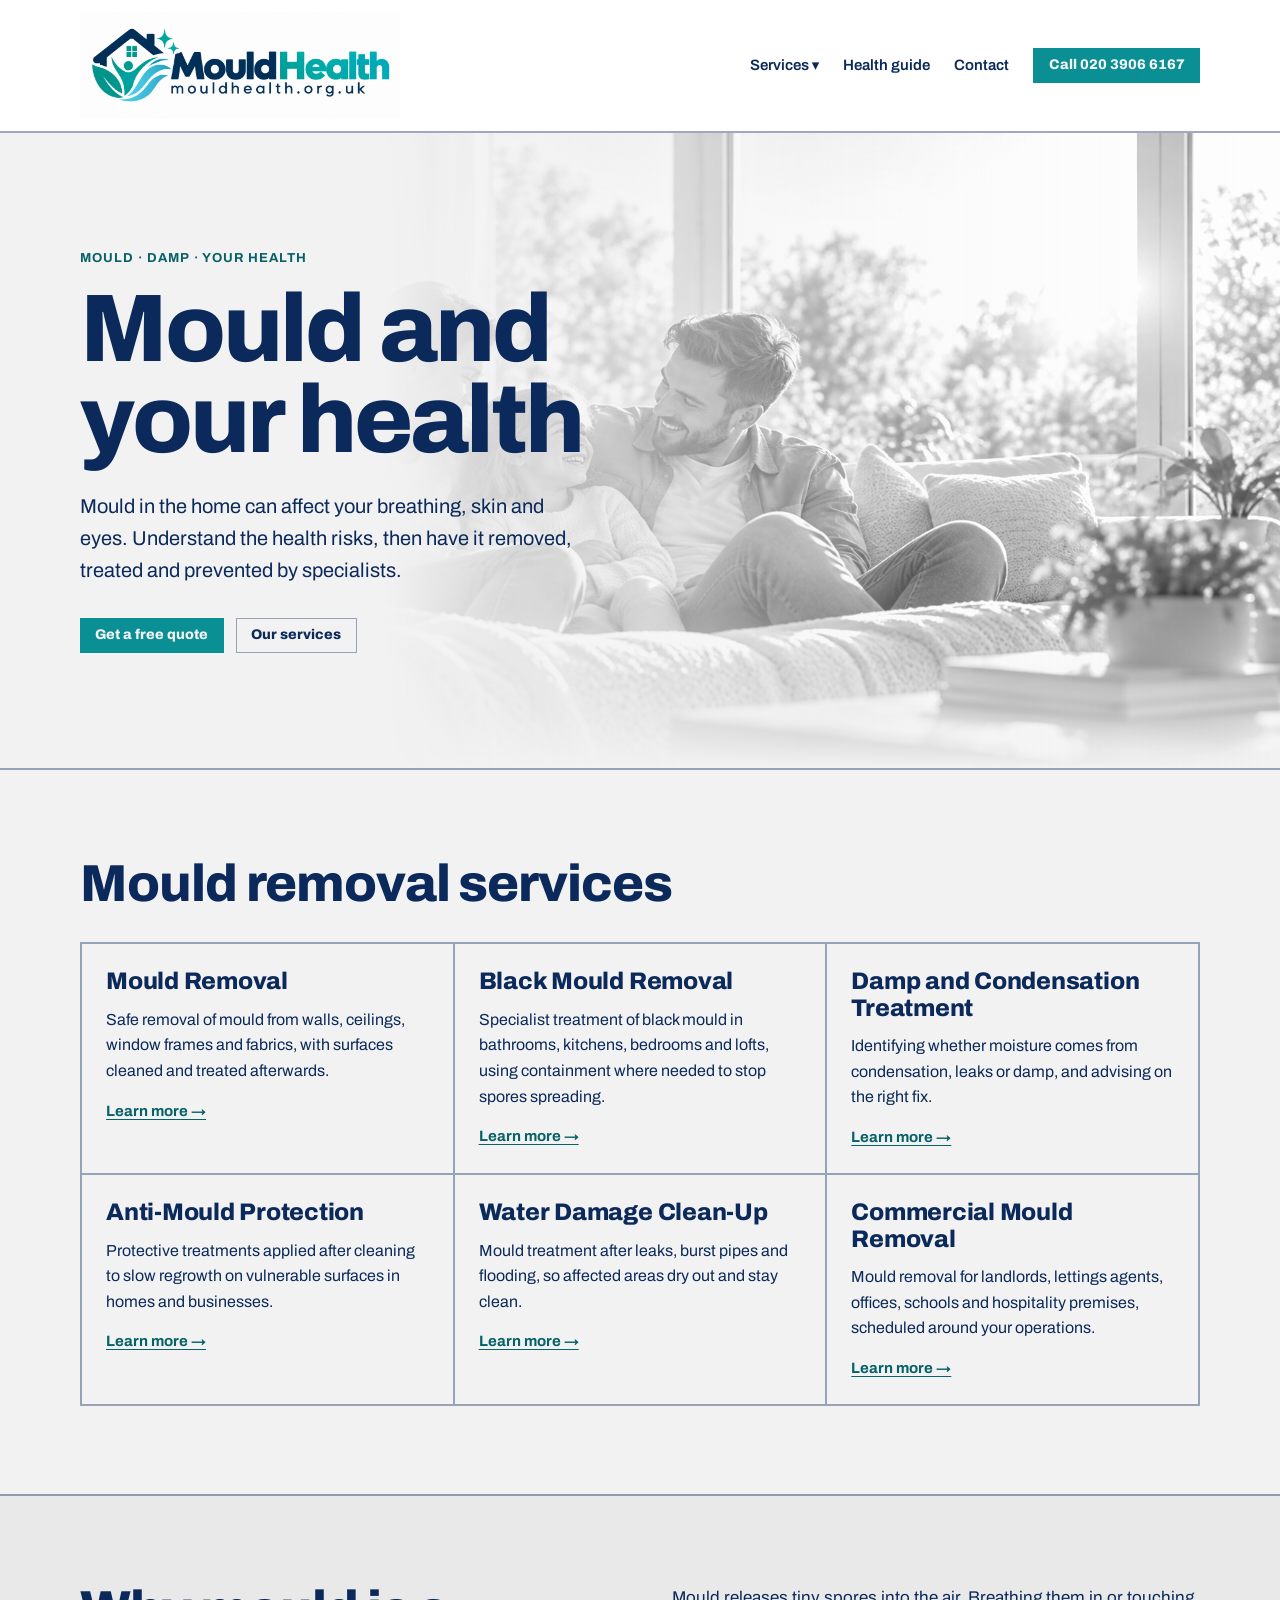
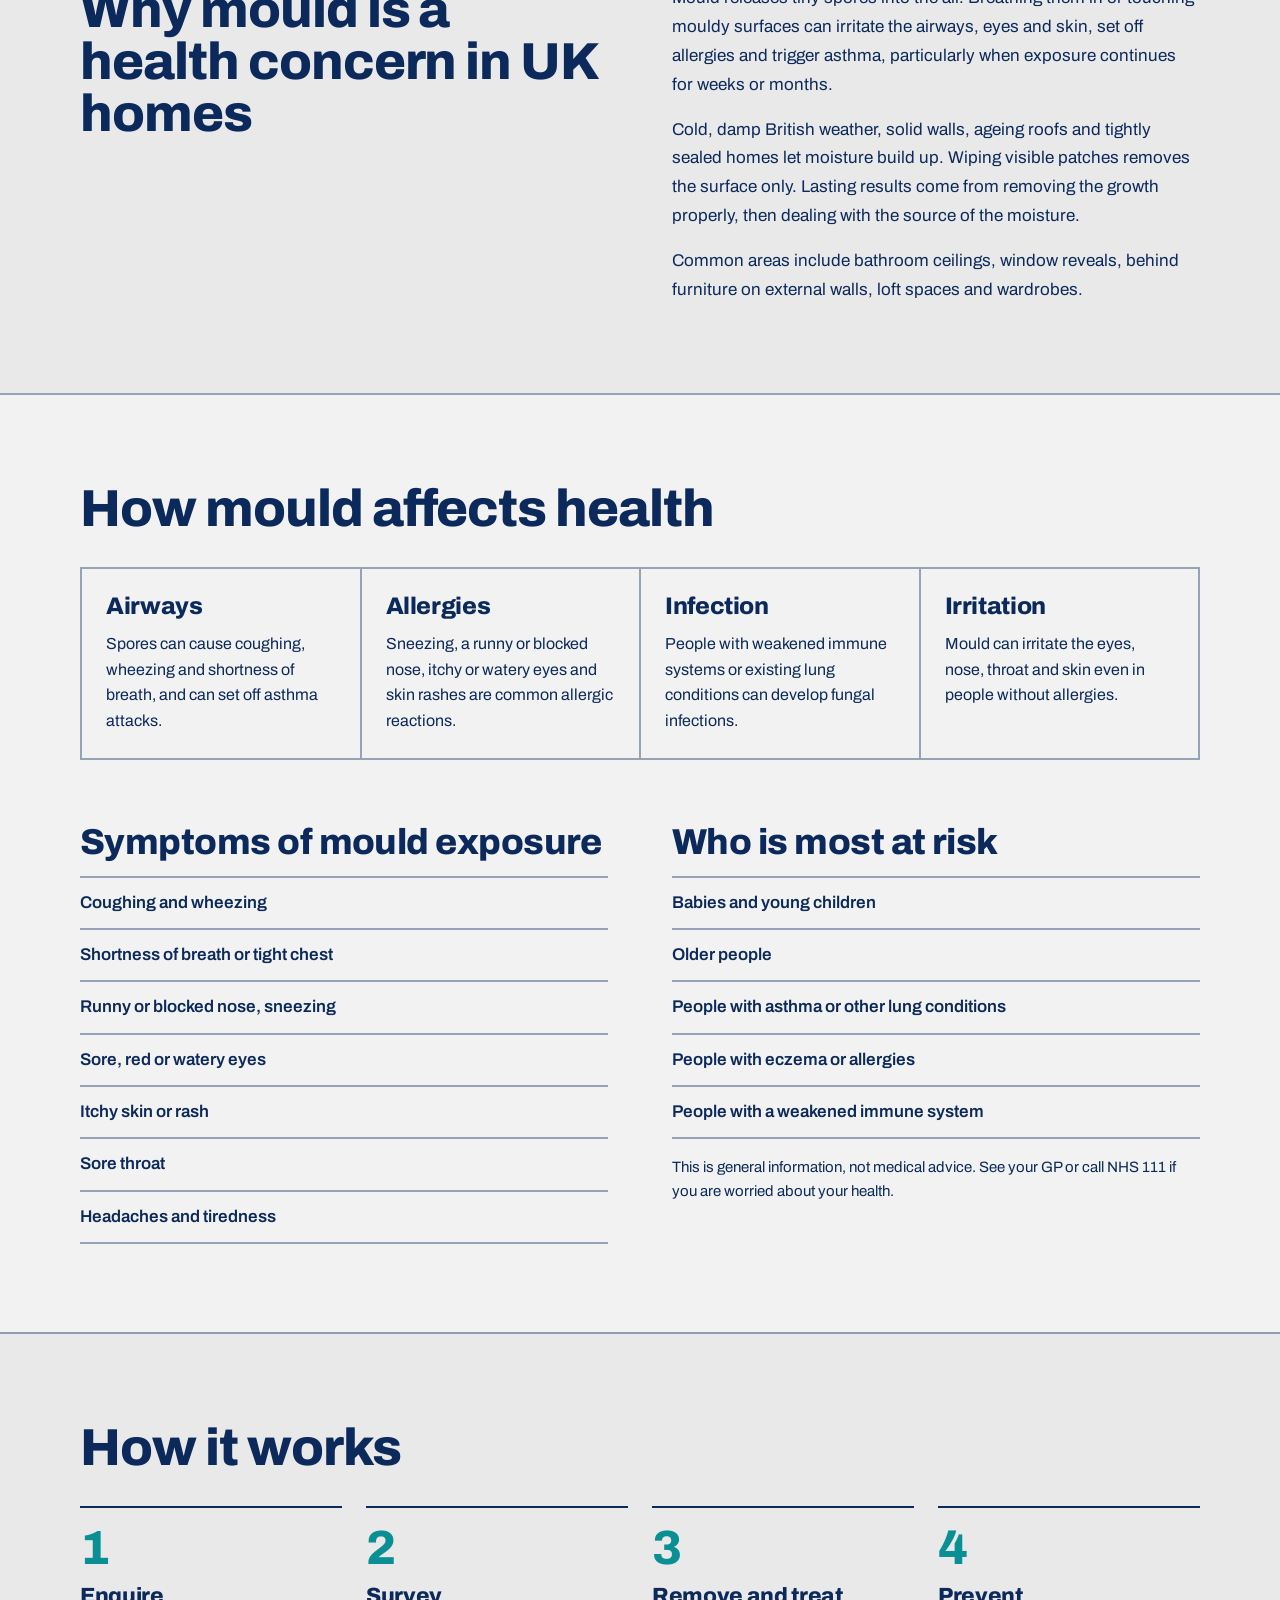
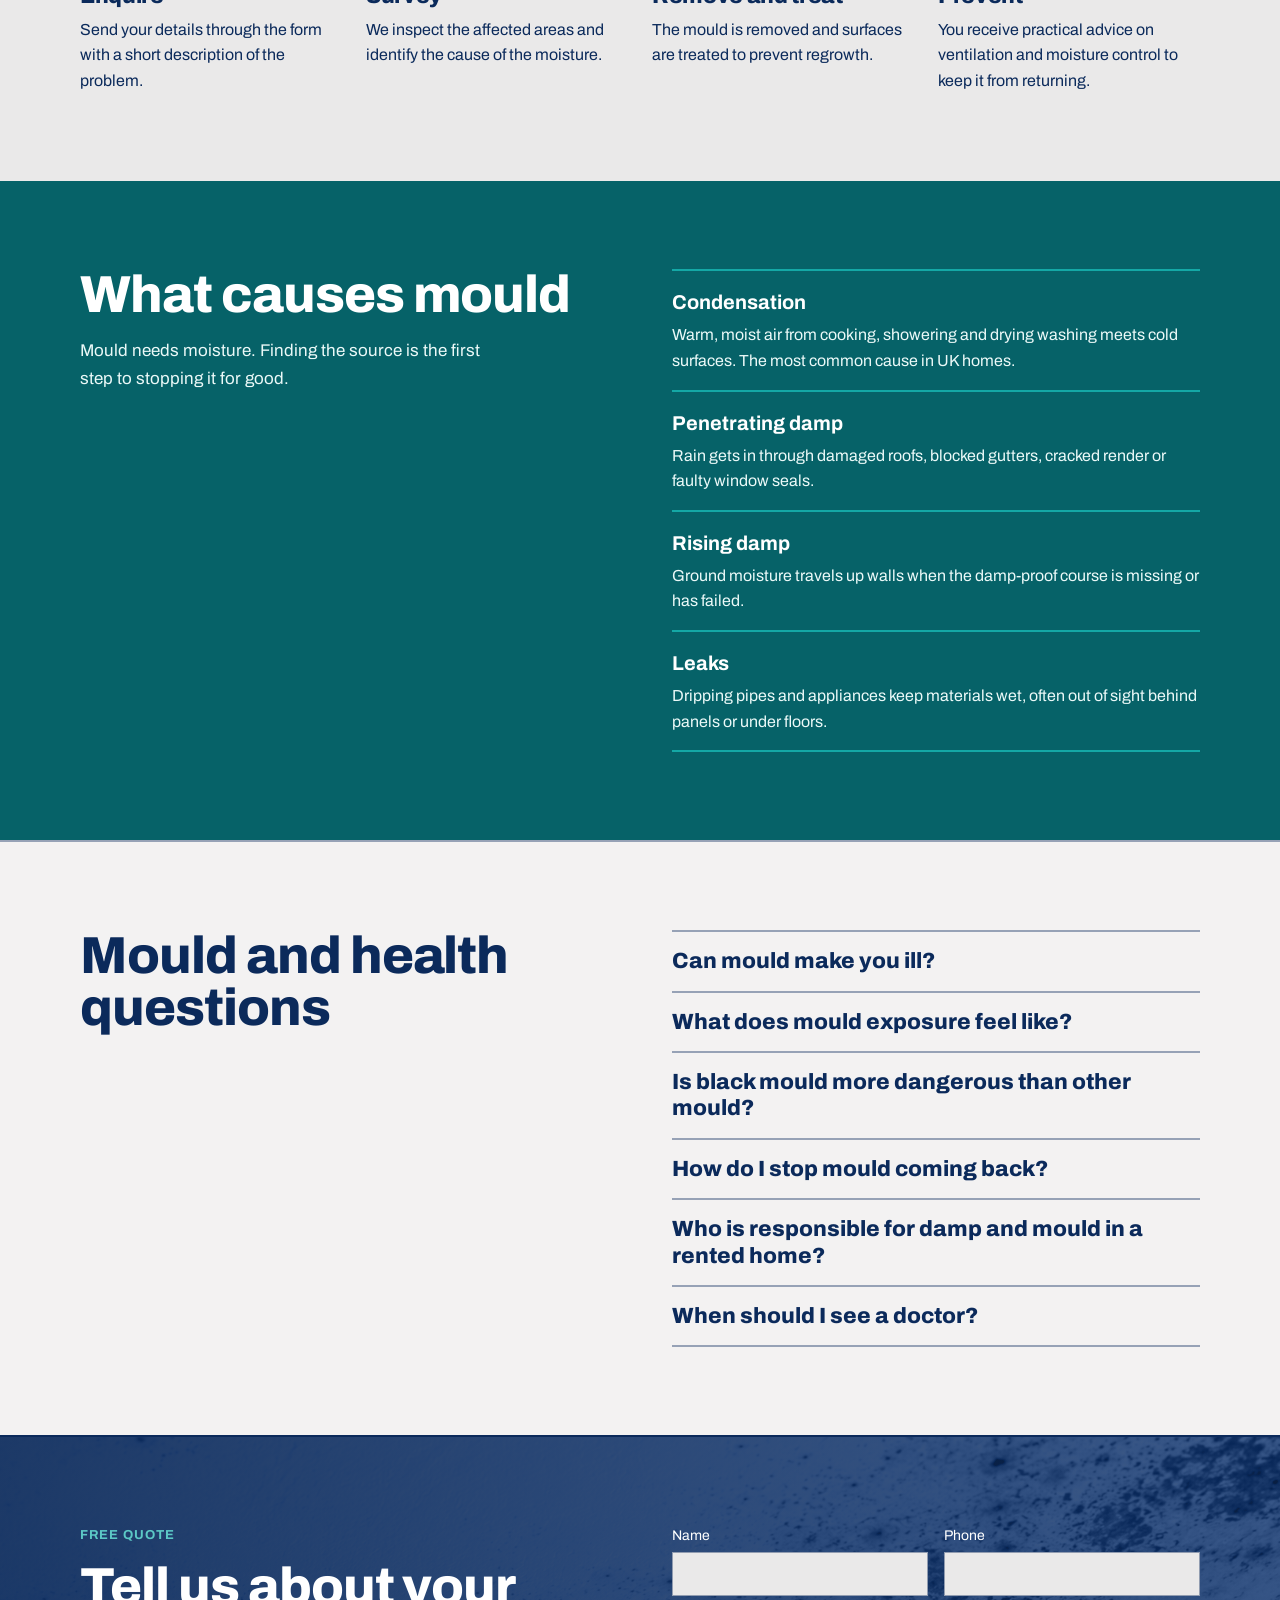
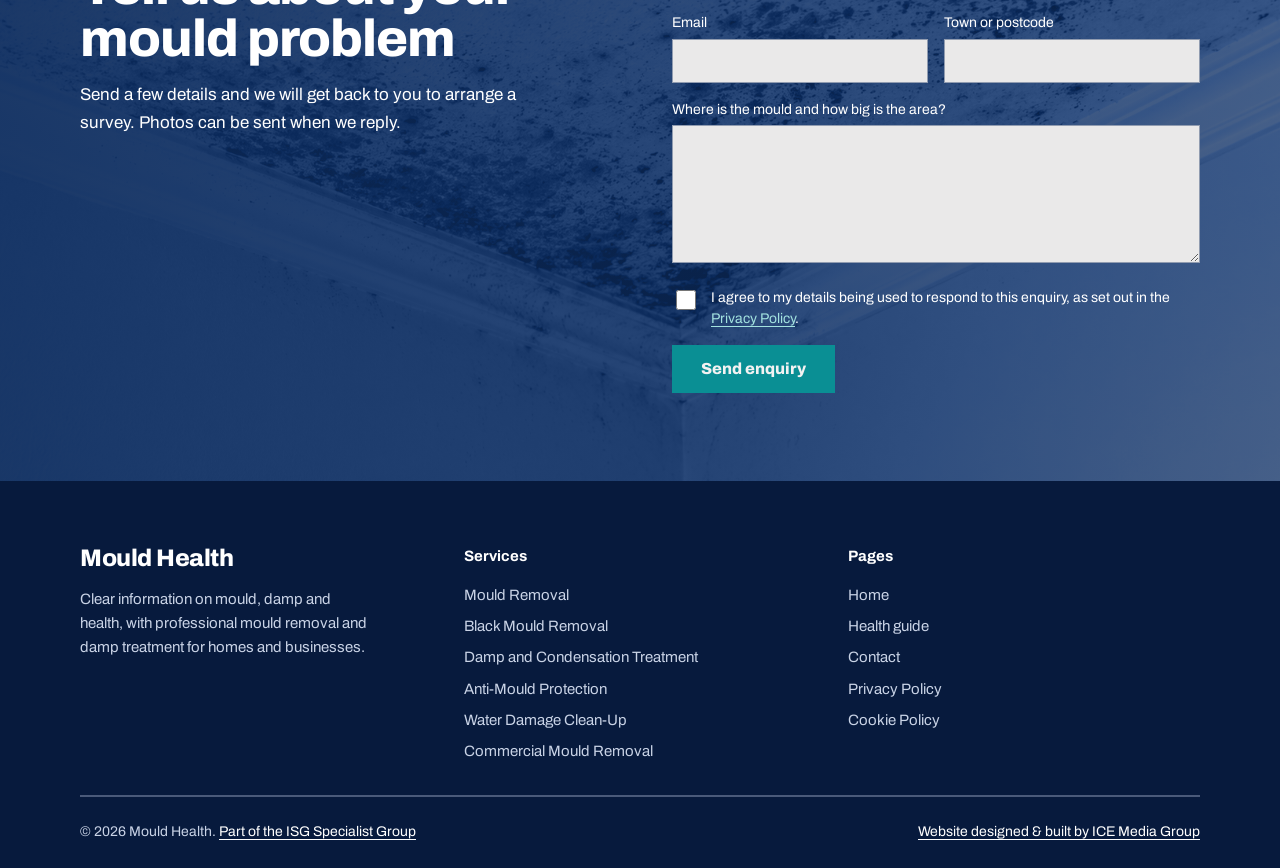
<file: index.html>
<!DOCTYPE html>
<html lang="en-GB">
<head>
<meta charset="utf-8">
<title>Mould and Health: Symptoms, Causes and Mould Removal | Mould Health</title>
<meta name="description" content="How mould affects your health: symptoms, who is most at risk, why damp and mould grow in UK homes, and professional mould removal, damp treatment and prevention.">
<meta name="viewport" content="width=device-width, initial-scale=1">
<link rel="canonical" href="https://www.mouldhealth.org.uk/">
<script type="application/ld+json">{"@context":"https://schema.org","@graph":[{"@type":"WebSite","name":"Mould Health","url":"https://www.mouldhealth.org.uk/"},{"@type":"FAQPage","mainEntity":[{"@type":"Question","name":"Can mould make you ill?","acceptedAnswer":{"@type":"Answer","text":"Yes. Mould can cause allergic reactions, irritate the nose, throat, eyes and skin, and trigger asthma. People with weakened immune systems or lung disease can develop more serious problems."}},{"@type":"Question","name":"What does mould exposure feel like?","acceptedAnswer":{"@type":"Answer","text":"Common signs are a cough, wheezing, a blocked or runny nose, sore or watery eyes, skin rashes and shortness of breath. Symptoms often ease when you spend time away from the affected home."}},{"@type":"Question","name":"Is black mould more dangerous than other mould?","acceptedAnswer":{"@type":"Answer","text":"Colour alone does not show how harmful a mould is. Any widespread mould growth indoors is a health concern, and the priority is to remove it and fix the moisture source."}},{"@type":"Question","name":"How do I stop mould coming back?","acceptedAnswer":{"@type":"Answer","text":"Find and fix the cause of the moisture, such as a leak or poor ventilation. Ventilate while cooking and bathing, dry washing outdoors where possible, keep a steady background heat and wipe away condensation."}},{"@type":"Question","name":"Who is responsible for damp and mould in a rented home?","acceptedAnswer":{"@type":"Answer","text":"Landlords are generally responsible for repairs to the structure and for damp caused by disrepair, and homes must be fit for human habitation. Report the problem to your landlord in writing. In England, Awaab's Law sets time limits for social landlords to investigate and fix hazards such as damp and mould."}},{"@type":"Question","name":"When should I see a doctor?","acceptedAnswer":{"@type":"Answer","text":"See your GP or call NHS 111 if symptoms are severe, last for a long time, or affect a child, an older person or anyone with asthma, a lung condition or a weakened immune system. Call 999 in an emergency."}}]}]}</script>
<link rel="icon" type="image/png" href="images/favicon.png">
<link rel="apple-touch-icon" href="images/favicon.png">
<link rel="stylesheet" href="styles.css">
<script>(function(w,d,s,l,i){w[l]=w[l]||[];w[l].push({'gtm.start':new Date().getTime(),event:'gtm.js'});var f=d.getElementsByTagName(s)[0],j=d.createElement(s),dl=l!='dataLayer'?'&l='+l:'';j.async=true;j.src='https://www.googletagmanager.com/gtm.js?id='+i+dl;f.parentNode.insertBefore(j,f);})(window,document,'script','dataLayer','GTM-KS8F5RSH');</script>
</head>
<body>
<noscript><iframe src="https://www.googletagmanager.com/ns.html?id=GTM-KS8F5RSH" height="0" width="0" style="display:none;visibility:hidden"></iframe></noscript>
<div style="background:var(--color-bg);color:var(--color-text);font-family:var(--font-body)">
<header style="background:#fff;border-bottom:2px solid var(--color-divider);font-family:var(--font-body)">
<div style="max-width:1200px;margin:0 auto;padding:var(--space-3) clamp(16px,4vw,40px);display:flex;flex-wrap:wrap;align-items:center;justify-content:space-between;gap:var(--space-3) var(--space-8)">
<a href="/" aria-label="Mould Health home" style="display:block;line-height:0"><img src="images/logo.png" alt="Mould Health" width="340" height="113" style="width:clamp(200px,28vw,320px);height:auto;mix-blend-mode:multiply"></a>
<nav aria-label="Main" style="display:flex;flex-wrap:wrap;align-items:center;gap:var(--space-2) var(--space-6);font-weight:600;font-size:15px">
<details style="position:relative"><summary style="list-style:none;cursor:pointer;padding:var(--space-2) 0;color:var(--color-text);font-weight:600;font-size:15px">Services &#9662;</summary><div style="position:absolute;top:100%;left:0;z-index:20;background:#fff;border:2px solid var(--color-divider);min-width:260px;max-width:calc(100vw - 32px)"><a class="hv0" href="Mould-Removal" style="display:block;padding:var(--space-3) var(--space-4);color:var(--color-text);text-decoration:none;font-weight:600;font-size:15px">Mould Removal</a><a class="hv0" href="Black-Mould-Removal" style="display:block;padding:var(--space-3) var(--space-4);color:var(--color-text);text-decoration:none;font-weight:600;font-size:15px">Black Mould Removal</a><a class="hv0" href="Damp-and-Condensation-Treatment" style="display:block;padding:var(--space-3) var(--space-4);color:var(--color-text);text-decoration:none;font-weight:600;font-size:15px">Damp and Condensation Treatment</a><a class="hv0" href="Anti-Mould-Protection" style="display:block;padding:var(--space-3) var(--space-4);color:var(--color-text);text-decoration:none;font-weight:600;font-size:15px">Anti-Mould Protection</a><a class="hv0" href="Water-Damage-Clean-Up" style="display:block;padding:var(--space-3) var(--space-4);color:var(--color-text);text-decoration:none;font-weight:600;font-size:15px">Water Damage Clean-Up</a><a class="hv0" href="Commercial-Mould-Removal" style="display:block;padding:var(--space-3) var(--space-4);color:var(--color-text);text-decoration:none;font-weight:600;font-size:15px">Commercial Mould Removal</a></div></details>
<a class="hv1" href="/#health" style="color:var(--color-text);text-decoration:none;padding:var(--space-2) 0">Health guide</a>
<a class="hv1" href="Contact" style="color:var(--color-text);text-decoration:none;padding:var(--space-2) 0">Contact</a>
<a href="tel:02039066167" class="btn btn-primary" style="text-decoration:none;white-space:nowrap">Call 020 3906 6167</a>
</nav>
</div>
</header>
<section style="position:relative;overflow:hidden">
<div class="grayscale" aria-hidden="true" style="position:absolute;inset:0"><img src="images/hero.png" alt="" style="display:block;width:100%;height:100%;object-fit:cover;object-position:80% 50%;mix-blend-mode:multiply"></div>
<div aria-hidden="true" style="position:absolute;inset:0;background:linear-gradient(90deg,var(--color-bg) 0%,var(--color-bg) 30%,color-mix(in srgb,var(--color-bg) 30%,transparent) 75%,color-mix(in srgb,var(--color-bg) 15%,transparent) 100%),linear-gradient(to bottom,transparent 75%,var(--color-bg) 100%)"></div>
<div style="position:relative;max-width:1200px;margin:0 auto;padding:clamp(48px,9vw,128px) clamp(16px,4vw,40px);min-height:clamp(420px,50vw,620px);display:flex;align-items:center"><div style="max-width:620px">
<div style="font-size:13px;font-weight:700;letter-spacing:0.08em;text-transform:uppercase;color:var(--color-accent-700)">Mould &middot; Damp &middot; Your health</div>
<h1 style="font-family:var(--font-heading);font-weight:800;font-size:clamp(44px,8vw,96px);line-height:0.95;letter-spacing:-0.03em;margin:var(--space-4) 0 var(--space-6)">Mould and your health</h1>
<p style="font-size:clamp(17px,2vw,20px);line-height:1.6;margin:0 0 var(--space-8);max-width:46ch">Mould in the home can affect your breathing, skin and eyes. Understand the health risks, then have it removed, treated and prevented by specialists.</p>
<div style="display:flex;flex-wrap:wrap;gap:var(--space-3)"><a href="#enquiry" class="btn btn-primary" style="text-decoration:none">Get a free quote</a><a href="#services" class="btn btn-secondary" style="text-decoration:none">Our services</a></div>
</div></div></section>
<section id="services" style="border-top:2px solid var(--color-divider);scroll-margin-top:16px"><div style="max-width:1200px;margin:0 auto;padding:clamp(40px,7vw,88px) clamp(16px,4vw,40px)">
<h2 style="font-family:var(--font-heading);font-weight:800;font-size:clamp(32px,5vw,52px);line-height:1;letter-spacing:-0.02em;margin:0;margin-bottom:var(--space-8)">Mould removal services</h2>
<div style="display:grid;grid-template-columns:repeat(auto-fit,minmax(min(100%,300px),1fr));border-top:2px solid var(--color-divider);border-left:2px solid var(--color-divider)">
<article style="padding:var(--space-6);border-right:2px solid var(--color-divider);border-bottom:2px solid var(--color-divider)"><h3 style="font-family:var(--font-heading);font-weight:800;font-size:24px;line-height:1.1;letter-spacing:-0.01em;margin:0 0 var(--space-3)"><a class="hv1" href="Mould-Removal" style="color:var(--color-text);text-decoration:none">Mould Removal</a></h3><p style="margin:0 0 var(--space-4);font-size:16px;line-height:1.6">Safe removal of mould from walls, ceilings, window frames and fabrics, with surfaces cleaned and treated afterwards.</p><a href="Mould-Removal" style="font-weight:700;font-size:15px;color:var(--color-accent-700)">Learn more &rarr;</a></article>
<article style="padding:var(--space-6);border-right:2px solid var(--color-divider);border-bottom:2px solid var(--color-divider)"><h3 style="font-family:var(--font-heading);font-weight:800;font-size:24px;line-height:1.1;letter-spacing:-0.01em;margin:0 0 var(--space-3)"><a class="hv1" href="Black-Mould-Removal" style="color:var(--color-text);text-decoration:none">Black Mould Removal</a></h3><p style="margin:0 0 var(--space-4);font-size:16px;line-height:1.6">Specialist treatment of black mould in bathrooms, kitchens, bedrooms and lofts, using containment where needed to stop spores spreading.</p><a href="Black-Mould-Removal" style="font-weight:700;font-size:15px;color:var(--color-accent-700)">Learn more &rarr;</a></article>
<article style="padding:var(--space-6);border-right:2px solid var(--color-divider);border-bottom:2px solid var(--color-divider)"><h3 style="font-family:var(--font-heading);font-weight:800;font-size:24px;line-height:1.1;letter-spacing:-0.01em;margin:0 0 var(--space-3)"><a class="hv1" href="Damp-and-Condensation-Treatment" style="color:var(--color-text);text-decoration:none">Damp and Condensation Treatment</a></h3><p style="margin:0 0 var(--space-4);font-size:16px;line-height:1.6">Identifying whether moisture comes from condensation, leaks or damp, and advising on the right fix.</p><a href="Damp-and-Condensation-Treatment" style="font-weight:700;font-size:15px;color:var(--color-accent-700)">Learn more &rarr;</a></article>
<article style="padding:var(--space-6);border-right:2px solid var(--color-divider);border-bottom:2px solid var(--color-divider)"><h3 style="font-family:var(--font-heading);font-weight:800;font-size:24px;line-height:1.1;letter-spacing:-0.01em;margin:0 0 var(--space-3)"><a class="hv1" href="Anti-Mould-Protection" style="color:var(--color-text);text-decoration:none">Anti-Mould Protection</a></h3><p style="margin:0 0 var(--space-4);font-size:16px;line-height:1.6">Protective treatments applied after cleaning to slow regrowth on vulnerable surfaces in homes and businesses.</p><a href="Anti-Mould-Protection" style="font-weight:700;font-size:15px;color:var(--color-accent-700)">Learn more &rarr;</a></article>
<article style="padding:var(--space-6);border-right:2px solid var(--color-divider);border-bottom:2px solid var(--color-divider)"><h3 style="font-family:var(--font-heading);font-weight:800;font-size:24px;line-height:1.1;letter-spacing:-0.01em;margin:0 0 var(--space-3)"><a class="hv1" href="Water-Damage-Clean-Up" style="color:var(--color-text);text-decoration:none">Water Damage Clean-Up</a></h3><p style="margin:0 0 var(--space-4);font-size:16px;line-height:1.6">Mould treatment after leaks, burst pipes and flooding, so affected areas dry out and stay clean.</p><a href="Water-Damage-Clean-Up" style="font-weight:700;font-size:15px;color:var(--color-accent-700)">Learn more &rarr;</a></article>
<article style="padding:var(--space-6);border-right:2px solid var(--color-divider);border-bottom:2px solid var(--color-divider)"><h3 style="font-family:var(--font-heading);font-weight:800;font-size:24px;line-height:1.1;letter-spacing:-0.01em;margin:0 0 var(--space-3)"><a class="hv1" href="Commercial-Mould-Removal" style="color:var(--color-text);text-decoration:none">Commercial Mould Removal</a></h3><p style="margin:0 0 var(--space-4);font-size:16px;line-height:1.6">Mould removal for landlords, lettings agents, offices, schools and hospitality premises, scheduled around your operations.</p><a href="Commercial-Mould-Removal" style="font-weight:700;font-size:15px;color:var(--color-accent-700)">Learn more &rarr;</a></article>
</div></div></section>
<section style="background:var(--color-surface);border-top:2px solid var(--color-divider)"><div style="max-width:1200px;margin:0 auto;padding:clamp(40px,7vw,88px) clamp(16px,4vw,40px);display:grid;grid-template-columns:repeat(auto-fit,minmax(min(100%,320px),1fr));gap:clamp(24px,5vw,64px)">
<h2 style="font-family:var(--font-heading);font-weight:800;font-size:clamp(32px,5vw,52px);line-height:1;letter-spacing:-0.02em;margin:0">Why mould is a health concern in UK homes</h2>
<div style="font-size:17px;line-height:1.7;display:grid;gap:var(--space-4);align-content:start">
<p style="margin:0">Mould releases tiny spores into the air. Breathing them in or touching mouldy surfaces can irritate the airways, eyes and skin, set off allergies and trigger asthma, particularly when exposure continues for weeks or months.</p>
<p style="margin:0">Cold, damp British weather, solid walls, ageing roofs and tightly sealed homes let moisture build up. Wiping visible patches removes the surface only. Lasting results come from removing the growth properly, then dealing with the source of the moisture.</p>
<p style="margin:0">Common areas include bathroom ceilings, window reveals, behind furniture on external walls, loft spaces and wardrobes.</p></div></div></section>
<section id="health" style="border-top:2px solid var(--color-divider);scroll-margin-top:16px"><div style="max-width:1200px;margin:0 auto;padding:clamp(40px,7vw,88px) clamp(16px,4vw,40px)">
<h2 style="font-family:var(--font-heading);font-weight:800;font-size:clamp(32px,5vw,52px);line-height:1;letter-spacing:-0.02em;margin:0;margin-bottom:var(--space-8)">How mould affects health</h2>
<div style="display:grid;grid-template-columns:repeat(auto-fit,minmax(min(100%,250px),1fr));border-top:2px solid var(--color-divider);border-left:2px solid var(--color-divider)"><article style="padding:var(--space-6);border-right:2px solid var(--color-divider);border-bottom:2px solid var(--color-divider)"><h3 style="font-family:var(--font-heading);font-weight:800;font-size:24px;line-height:1.1;margin:0 0 var(--space-3)">Airways</h3><p style="margin:0;font-size:16px;line-height:1.6">Spores can cause coughing, wheezing and shortness of breath, and can set off asthma attacks.</p></article><article style="padding:var(--space-6);border-right:2px solid var(--color-divider);border-bottom:2px solid var(--color-divider)"><h3 style="font-family:var(--font-heading);font-weight:800;font-size:24px;line-height:1.1;margin:0 0 var(--space-3)">Allergies</h3><p style="margin:0;font-size:16px;line-height:1.6">Sneezing, a runny or blocked nose, itchy or watery eyes and skin rashes are common allergic reactions.</p></article><article style="padding:var(--space-6);border-right:2px solid var(--color-divider);border-bottom:2px solid var(--color-divider)"><h3 style="font-family:var(--font-heading);font-weight:800;font-size:24px;line-height:1.1;margin:0 0 var(--space-3)">Infection</h3><p style="margin:0;font-size:16px;line-height:1.6">People with weakened immune systems or existing lung conditions can develop fungal infections.</p></article><article style="padding:var(--space-6);border-right:2px solid var(--color-divider);border-bottom:2px solid var(--color-divider)"><h3 style="font-family:var(--font-heading);font-weight:800;font-size:24px;line-height:1.1;margin:0 0 var(--space-3)">Irritation</h3><p style="margin:0;font-size:16px;line-height:1.6">Mould can irritate the eyes, nose, throat and skin even in people without allergies.</p></article></div>
<div style="margin-top:clamp(32px,6vw,64px);display:grid;grid-template-columns:repeat(auto-fit,minmax(min(100%,320px),1fr));gap:clamp(24px,5vw,64px)">
<div><h3 style="font-family:var(--font-heading);font-weight:800;font-size:clamp(26px,3.5vw,36px);line-height:1;margin:0 0 var(--space-4)">Symptoms of mould exposure</h3><ul style="list-style:none;margin:0;padding:0;border-top:2px solid var(--color-divider);font-size:17px;font-weight:600"><li style="padding:var(--space-3) 0;border-bottom:2px solid var(--color-divider)">Coughing and wheezing</li><li style="padding:var(--space-3) 0;border-bottom:2px solid var(--color-divider)">Shortness of breath or tight chest</li><li style="padding:var(--space-3) 0;border-bottom:2px solid var(--color-divider)">Runny or blocked nose, sneezing</li><li style="padding:var(--space-3) 0;border-bottom:2px solid var(--color-divider)">Sore, red or watery eyes</li><li style="padding:var(--space-3) 0;border-bottom:2px solid var(--color-divider)">Itchy skin or rash</li><li style="padding:var(--space-3) 0;border-bottom:2px solid var(--color-divider)">Sore throat</li><li style="padding:var(--space-3) 0;border-bottom:2px solid var(--color-divider)">Headaches and tiredness</li></ul></div>
<div><h3 style="font-family:var(--font-heading);font-weight:800;font-size:clamp(26px,3.5vw,36px);line-height:1;margin:0 0 var(--space-4)">Who is most at risk</h3><ul style="list-style:none;margin:0;padding:0;border-top:2px solid var(--color-divider);font-size:17px;font-weight:600;margin-bottom:var(--space-4)"><li style="padding:var(--space-3) 0;border-bottom:2px solid var(--color-divider)">Babies and young children</li><li style="padding:var(--space-3) 0;border-bottom:2px solid var(--color-divider)">Older people</li><li style="padding:var(--space-3) 0;border-bottom:2px solid var(--color-divider)">People with asthma or other lung conditions</li><li style="padding:var(--space-3) 0;border-bottom:2px solid var(--color-divider)">People with eczema or allergies</li><li style="padding:var(--space-3) 0;border-bottom:2px solid var(--color-divider)">People with a weakened immune system</li></ul><p style="margin:0;font-size:15px;line-height:1.6">This is general information, not medical advice. See your GP or call NHS 111 if you are worried about your health.</p></div>
</div></div></section>
<section id="process" style="background:var(--color-surface);border-top:2px solid var(--color-divider);scroll-margin-top:16px"><div style="max-width:1200px;margin:0 auto;padding:clamp(40px,7vw,88px) clamp(16px,4vw,40px)">
<h2 style="font-family:var(--font-heading);font-weight:800;font-size:clamp(32px,5vw,52px);line-height:1;letter-spacing:-0.02em;margin:0;margin-bottom:var(--space-8)">How it works</h2>
<div style="display:grid;grid-template-columns:repeat(auto-fit,minmax(min(100%,240px),1fr));gap:var(--space-6)">
<div style="border-top:2px solid var(--color-text);padding-top:var(--space-4)"><div style="font-family:var(--font-heading);font-weight:800;font-size:48px;line-height:1;color:var(--color-accent)">1</div><h3 style="font-family:var(--font-heading);font-weight:800;font-size:22px;margin:var(--space-3) 0 var(--space-2)">Enquire</h3><p style="margin:0;font-size:16px;line-height:1.6">Send your details through the form with a short description of the problem.</p></div>
<div style="border-top:2px solid var(--color-text);padding-top:var(--space-4)"><div style="font-family:var(--font-heading);font-weight:800;font-size:48px;line-height:1;color:var(--color-accent)">2</div><h3 style="font-family:var(--font-heading);font-weight:800;font-size:22px;margin:var(--space-3) 0 var(--space-2)">Survey</h3><p style="margin:0;font-size:16px;line-height:1.6">We inspect the affected areas and identify the cause of the moisture.</p></div>
<div style="border-top:2px solid var(--color-text);padding-top:var(--space-4)"><div style="font-family:var(--font-heading);font-weight:800;font-size:48px;line-height:1;color:var(--color-accent)">3</div><h3 style="font-family:var(--font-heading);font-weight:800;font-size:22px;margin:var(--space-3) 0 var(--space-2)">Remove and treat</h3><p style="margin:0;font-size:16px;line-height:1.6">The mould is removed and surfaces are treated to prevent regrowth.</p></div>
<div style="border-top:2px solid var(--color-text);padding-top:var(--space-4)"><div style="font-family:var(--font-heading);font-weight:800;font-size:48px;line-height:1;color:var(--color-accent)">4</div><h3 style="font-family:var(--font-heading);font-weight:800;font-size:22px;margin:var(--space-3) 0 var(--space-2)">Prevent</h3><p style="margin:0;font-size:16px;line-height:1.6">You receive practical advice on ventilation and moisture control to keep it from returning.</p></div>
</div></div></section>
<section id="causes" style="background:var(--color-accent-700);color:#fff;scroll-margin-top:16px"><div style="max-width:1200px;margin:0 auto;padding:clamp(40px,7vw,88px) clamp(16px,4vw,40px);display:grid;grid-template-columns:repeat(auto-fit,minmax(min(100%,320px),1fr));gap:clamp(24px,5vw,64px)">
<div><h2 style="font-family:var(--font-heading);font-weight:800;font-size:clamp(32px,5vw,52px);line-height:1;letter-spacing:-0.02em;margin:0;margin-bottom:var(--space-4)">What causes mould</h2><p style="margin:0;font-size:17px;line-height:1.6;color:var(--color-accent-100);max-width:40ch">Mould needs moisture. Finding the source is the first step to stopping it for good.</p></div>
<ul style="list-style:none;margin:0;padding:0;border-top:2px solid var(--color-accent-500)">
<li style="border-bottom:2px solid var(--color-accent-500);padding:var(--space-4) 0"><div style="font-weight:700;font-size:20px;margin-bottom:var(--space-1)">Condensation</div><div style="font-size:16px;line-height:1.6;color:var(--color-accent-100)">Warm, moist air from cooking, showering and drying washing meets cold surfaces. The most common cause in UK homes.</div></li>
<li style="border-bottom:2px solid var(--color-accent-500);padding:var(--space-4) 0"><div style="font-weight:700;font-size:20px;margin-bottom:var(--space-1)">Penetrating damp</div><div style="font-size:16px;line-height:1.6;color:var(--color-accent-100)">Rain gets in through damaged roofs, blocked gutters, cracked render or faulty window seals.</div></li>
<li style="border-bottom:2px solid var(--color-accent-500);padding:var(--space-4) 0"><div style="font-weight:700;font-size:20px;margin-bottom:var(--space-1)">Rising damp</div><div style="font-size:16px;line-height:1.6;color:var(--color-accent-100)">Ground moisture travels up walls when the damp-proof course is missing or has failed.</div></li>
<li style="border-bottom:2px solid var(--color-accent-500);padding:var(--space-4) 0"><div style="font-weight:700;font-size:20px;margin-bottom:var(--space-1)">Leaks</div><div style="font-size:16px;line-height:1.6;color:var(--color-accent-100)">Dripping pipes and appliances keep materials wet, often out of sight behind panels or under floors.</div></li>
</ul></div></section>
<section id="faq" style="border-top:2px solid var(--color-divider);scroll-margin-top:16px"><div style="max-width:1200px;margin:0 auto;padding:clamp(40px,7vw,88px) clamp(16px,4vw,40px);display:grid;grid-template-columns:repeat(auto-fit,minmax(min(100%,320px),1fr));gap:clamp(24px,5vw,64px)">
<h2 style="font-family:var(--font-heading);font-weight:800;font-size:clamp(32px,5vw,52px);line-height:1;letter-spacing:-0.02em;margin:0">Mould and health questions</h2>
<div style="border-top:2px solid var(--color-divider)">
<details style="border-bottom:2px solid var(--color-divider)"><summary style="cursor:pointer;list-style:none;padding:var(--space-4) 0;font-family:var(--font-heading);font-weight:800;font-size:clamp(19px,3vw,22px);line-height:1.2">Can mould make you ill?</summary><p style="margin:0 0 var(--space-4);font-size:17px;line-height:1.7">Yes. Mould can cause allergic reactions, irritate the nose, throat, eyes and skin, and trigger asthma. People with weakened immune systems or lung disease can develop more serious problems.</p></details>
<details style="border-bottom:2px solid var(--color-divider)"><summary style="cursor:pointer;list-style:none;padding:var(--space-4) 0;font-family:var(--font-heading);font-weight:800;font-size:clamp(19px,3vw,22px);line-height:1.2">What does mould exposure feel like?</summary><p style="margin:0 0 var(--space-4);font-size:17px;line-height:1.7">Common signs are a cough, wheezing, a blocked or runny nose, sore or watery eyes, skin rashes and shortness of breath. Symptoms often ease when you spend time away from the affected home.</p></details>
<details style="border-bottom:2px solid var(--color-divider)"><summary style="cursor:pointer;list-style:none;padding:var(--space-4) 0;font-family:var(--font-heading);font-weight:800;font-size:clamp(19px,3vw,22px);line-height:1.2">Is black mould more dangerous than other mould?</summary><p style="margin:0 0 var(--space-4);font-size:17px;line-height:1.7">Colour alone does not show how harmful a mould is. Any widespread mould growth indoors is a health concern, and the priority is to remove it and fix the moisture source.</p></details>
<details style="border-bottom:2px solid var(--color-divider)"><summary style="cursor:pointer;list-style:none;padding:var(--space-4) 0;font-family:var(--font-heading);font-weight:800;font-size:clamp(19px,3vw,22px);line-height:1.2">How do I stop mould coming back?</summary><p style="margin:0 0 var(--space-4);font-size:17px;line-height:1.7">Find and fix the cause of the moisture, such as a leak or poor ventilation. Ventilate while cooking and bathing, dry washing outdoors where possible, keep a steady background heat and wipe away condensation.</p></details>
<details style="border-bottom:2px solid var(--color-divider)"><summary style="cursor:pointer;list-style:none;padding:var(--space-4) 0;font-family:var(--font-heading);font-weight:800;font-size:clamp(19px,3vw,22px);line-height:1.2">Who is responsible for damp and mould in a rented home?</summary><p style="margin:0 0 var(--space-4);font-size:17px;line-height:1.7">Landlords are generally responsible for repairs to the structure and for damp caused by disrepair, and homes must be fit for human habitation. Report the problem to your landlord in writing. In England, Awaab's Law sets time limits for social landlords to investigate and fix hazards such as damp and mould.</p></details>
<details style="border-bottom:2px solid var(--color-divider)"><summary style="cursor:pointer;list-style:none;padding:var(--space-4) 0;font-family:var(--font-heading);font-weight:800;font-size:clamp(19px,3vw,22px);line-height:1.2">When should I see a doctor?</summary><p style="margin:0 0 var(--space-4);font-size:17px;line-height:1.7">See your GP or call NHS 111 if symptoms are severe, last for a long time, or affect a child, an older person or anyone with asthma, a lung condition or a weakened immune system. Call 999 in an emergency.</p></details>
</div></div></section>
<section id="enquiry" style="position:relative;overflow:hidden;background:var(--color-text);border-top:2px solid var(--color-text);font-family:var(--font-body);color:#fff">
<img src="images/form-bg.png" alt="" aria-hidden="true" style="position:absolute;inset:0;width:100%;height:100%;object-fit:cover;filter:grayscale(1) contrast(1.1);opacity:.5;mix-blend-mode:luminosity">
<div aria-hidden="true" style="position:absolute;inset:0;background:linear-gradient(90deg,color-mix(in srgb,var(--color-text) 85%,transparent) 0%,color-mix(in srgb,var(--color-text) 45%,transparent) 100%)"></div>
<div style="position:relative;max-width:1200px;margin:0 auto;padding:clamp(40px,7vw,88px) clamp(16px,4vw,40px);display:grid;grid-template-columns:repeat(auto-fit,minmax(min(100%,320px),1fr));gap:clamp(24px,5vw,64px)">
<div style="display:grid;gap:var(--space-4);align-content:start">
<div style="font-size:13px;font-weight:700;letter-spacing:0.08em;text-transform:uppercase;color:var(--color-accent-400)">Free quote</div>
<h2 style="font-family:var(--font-heading);font-weight:800;font-size:clamp(32px,5vw,52px);line-height:1;letter-spacing:-0.02em;margin:0">Tell us about your mould problem</h2>
<p style="font-size:17px;line-height:1.6;margin:0;max-width:44ch">Send a few details and we will get back to you to arrange a survey. Photos can be sent when we reply.</p>
</div>
<div>
<div id="enq-sent" role="status" hidden style="padding:var(--space-6);border:2px solid var(--color-accent-400)"><h3 style="margin:0 0 var(--space-2);font-size:32px">Thank you</h3><p style="margin:0;font-size:17px;line-height:1.6">Your enquiry has been sent. We will be in touch shortly.</p></div>
<form id="enq-form" style="display:grid;grid-template-columns:repeat(auto-fit,minmax(min(100%,220px),1fr));gap:var(--space-4);align-content:start">
<div class="field"><label style="color:#fff;font-size:14px" for="f-name">Name</label><input class="input" id="f-name" name="name" type="text" required autocomplete="name" style="font-size:16px;min-height:44px"></div>
<div class="field"><label style="color:#fff;font-size:14px" for="f-phone">Phone</label><input class="input" id="f-phone" name="phone" type="tel" required autocomplete="tel" style="font-size:16px;min-height:44px"></div>
<div class="field"><label style="color:#fff;font-size:14px" for="f-email">Email</label><input class="input" id="f-email" name="email" type="email" required autocomplete="email" style="font-size:16px;min-height:44px"></div>
<div class="field"><label style="color:#fff;font-size:14px" for="f-town">Town or postcode</label><input class="input" id="f-town" name="location" type="text" required autocomplete="postal-code" style="font-size:16px;min-height:44px"></div>
<div class="field" style="grid-column:1/-1"><label style="color:#fff;font-size:14px" for="f-msg">Where is the mould and how big is the area?</label><textarea class="input" id="f-msg" name="message" rows="5" required style="font-size:16px"></textarea></div>
<input type="text" name="_honey" tabindex="-1" autocomplete="off" aria-hidden="true" style="display:none">
<label style="grid-column:1/-1;display:flex;gap:var(--space-3);align-items:flex-start;font-size:14px;line-height:1.5"><input type="checkbox" name="consent" value="yes" required style="margin-top:3px;width:20px;height:20px;flex:none;accent-color:var(--color-accent)"><span>I agree to my details being used to respond to this enquiry, as set out in the <a href="Privacy" style="color:var(--color-accent-300)">Privacy Policy</a>.</span></label>
<p id="enq-err" role="alert" hidden style="grid-column:1/-1;margin:0;font-size:15px;color:#ffd0d0">Sorry, your enquiry could not be sent. Please try again.</p>
<div style="grid-column:1/-1"><button id="enq-btn" type="submit" class="btn btn-primary" style="min-height:48px;padding:0 28px;font-size:16px">Send enquiry</button></div>
</form>
</div>
</div>
<script>
(function(){var f=document.getElementById('enq-form');if(!f)return;
f.addEventListener('submit',function(e){e.preventDefault();var fd=new FormData(f);if(fd.get('_honey'))return;
var b={_subject:'New enquiry - mouldhealth.org.uk'};fd.forEach(function(v,k){if(k!=='_honey')b[k]=v;});
var btn=document.getElementById('enq-btn');btn.disabled=true;btn.textContent='Sending...';document.getElementById('enq-err').hidden=true;
fetch('https://formspree.io/f/xaeeeeln',{method:'POST',headers:{'Content-Type':'application/json',Accept:'application/json'},body:JSON.stringify(b)})
.then(function(r){if(!r.ok)throw 0;window.location.href='thank-you.html';})
.catch(function(){btn.disabled=false;btn.textContent='Send enquiry';document.getElementById('enq-err').hidden=false;});});})();
</script>
</section>
<footer style="background:#071a3d;color:#fff;font-family:var(--font-body)">
<div style="max-width:1200px;margin:0 auto;padding:clamp(32px,6vw,64px) clamp(16px,4vw,40px) var(--space-6)">
<div style="display:grid;grid-template-columns:repeat(auto-fit,minmax(min(100%,220px),1fr));gap:var(--space-8);padding-bottom:var(--space-8);border-bottom:2px solid var(--color-neutral-700)">
<div><div style="font-family:var(--font-heading);font-weight:800;font-size:24px;letter-spacing:-0.02em;line-height:1.1">Mould Health</div>
<p style="margin:var(--space-4) 0 0;color:var(--color-neutral-300);font-size:15px;line-height:1.6;max-width:32ch">Clear information on mould, damp and health, with professional mould removal and damp treatment for homes and businesses.</p></div>
<nav aria-label="Services" style="display:flex;flex-direction:column;gap:var(--space-2);font-size:15px"><div style="font-weight:700;margin-bottom:var(--space-2)">Services</div><a class="hv3" href="Mould-Removal" style="color:var(--color-neutral-300);text-decoration:none">Mould Removal</a><a class="hv3" href="Black-Mould-Removal" style="color:var(--color-neutral-300);text-decoration:none">Black Mould Removal</a><a class="hv3" href="Damp-and-Condensation-Treatment" style="color:var(--color-neutral-300);text-decoration:none">Damp and Condensation Treatment</a><a class="hv3" href="Anti-Mould-Protection" style="color:var(--color-neutral-300);text-decoration:none">Anti-Mould Protection</a><a class="hv3" href="Water-Damage-Clean-Up" style="color:var(--color-neutral-300);text-decoration:none">Water Damage Clean-Up</a><a class="hv3" href="Commercial-Mould-Removal" style="color:var(--color-neutral-300);text-decoration:none">Commercial Mould Removal</a></nav>
<nav aria-label="Pages" style="display:flex;flex-direction:column;gap:var(--space-2);font-size:15px"><div style="font-weight:700;margin-bottom:var(--space-2)">Pages</div><a class="hv3" href="/" style="color:var(--color-neutral-300);text-decoration:none">Home</a><a class="hv3" href="/#health" style="color:var(--color-neutral-300);text-decoration:none">Health guide</a><a class="hv3" href="Contact" style="color:var(--color-neutral-300);text-decoration:none">Contact</a><a class="hv3" href="Privacy" style="color:var(--color-neutral-300);text-decoration:none">Privacy Policy</a><a class="hv3" href="Cookies" style="color:var(--color-neutral-300);text-decoration:none">Cookie Policy</a></nav>
</div>
<div style="padding-top:var(--space-6);display:flex;flex-wrap:wrap;gap:var(--space-2) var(--space-8);justify-content:space-between;font-size:14px;color:var(--color-neutral-300);line-height:1.6">
<div>&copy; 2026 Mould Health. <a href="https://www.icecleaning.co.uk/" target="_blank" rel="noopener" style="color:#fff;text-decoration:underline">Part of the ISG Specialist Group</a></div>
<div><a href="https://www.icemediagroup.co.uk" target="_blank" rel="noopener" style="color:#fff;text-decoration:underline">Website designed &amp; built by ICE Media Group</a></div>
</div></div>
</footer>
</div>
</body>
</html>
</file>
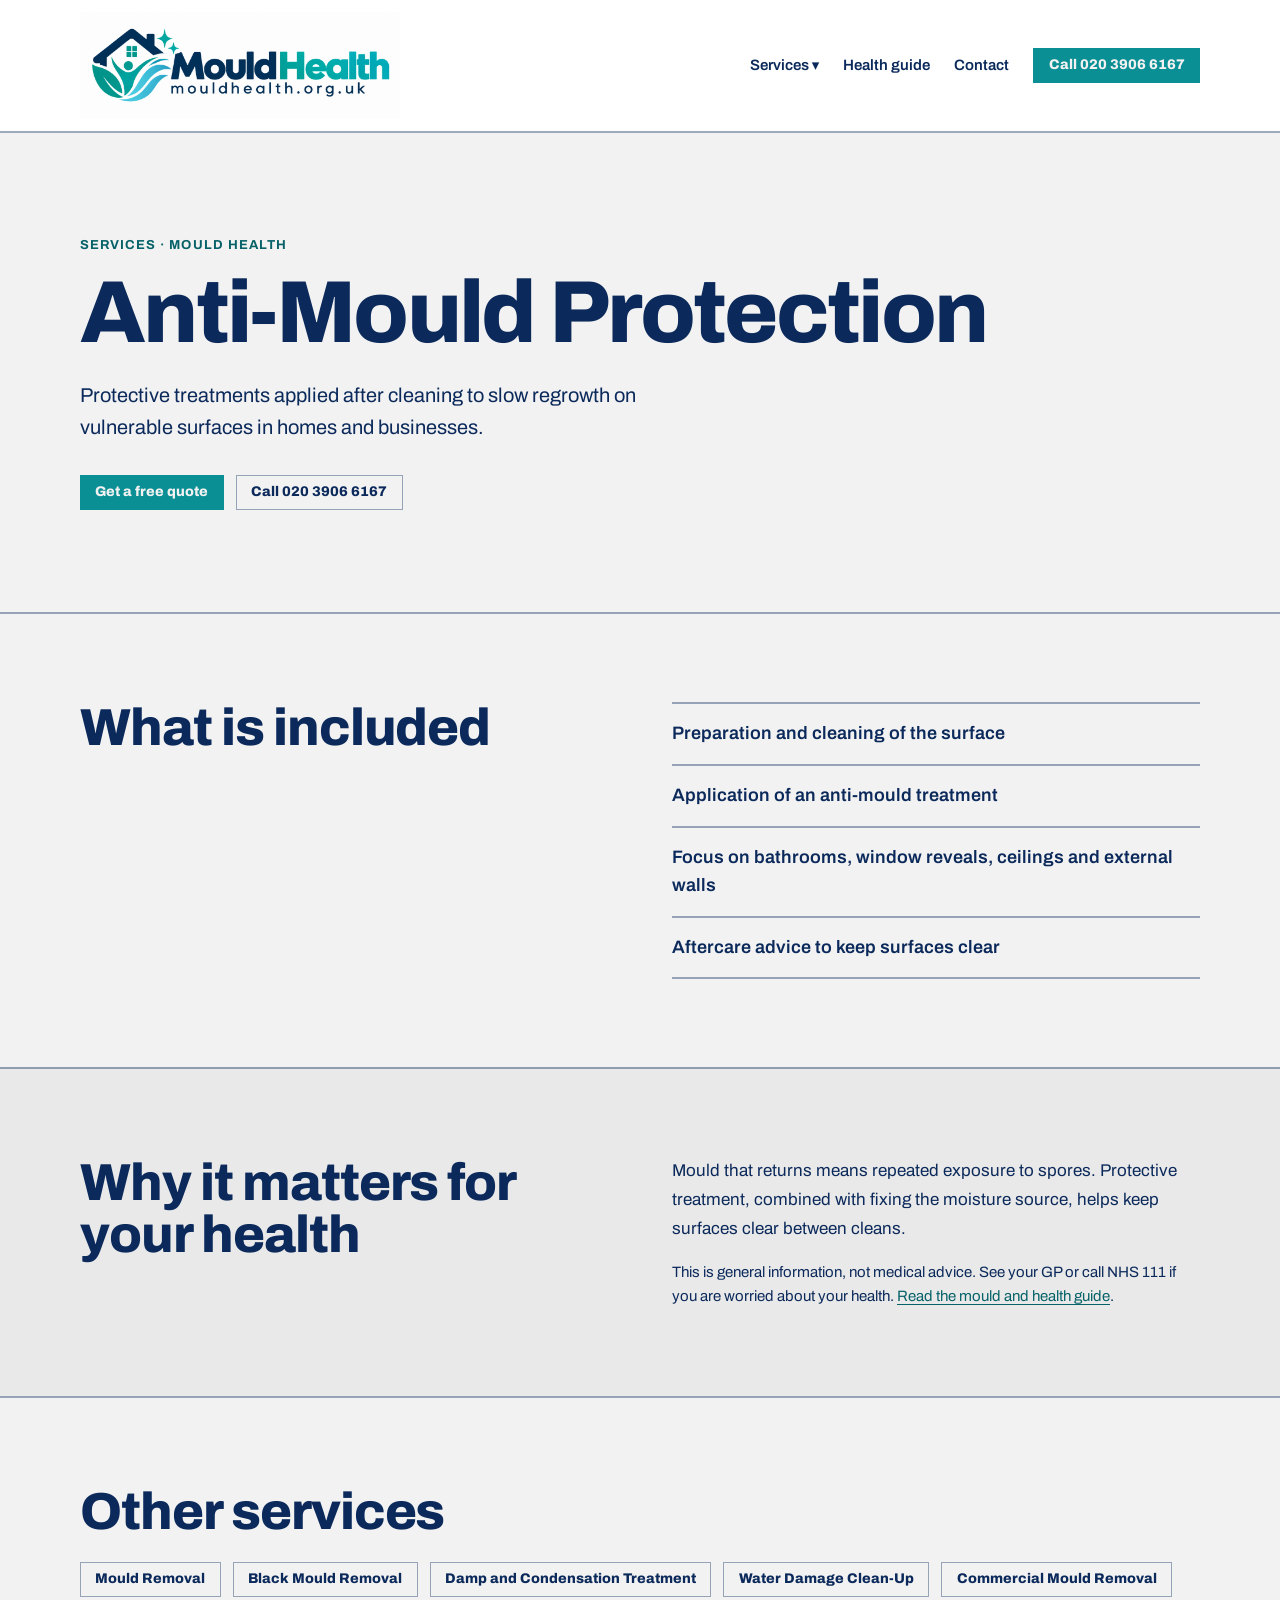
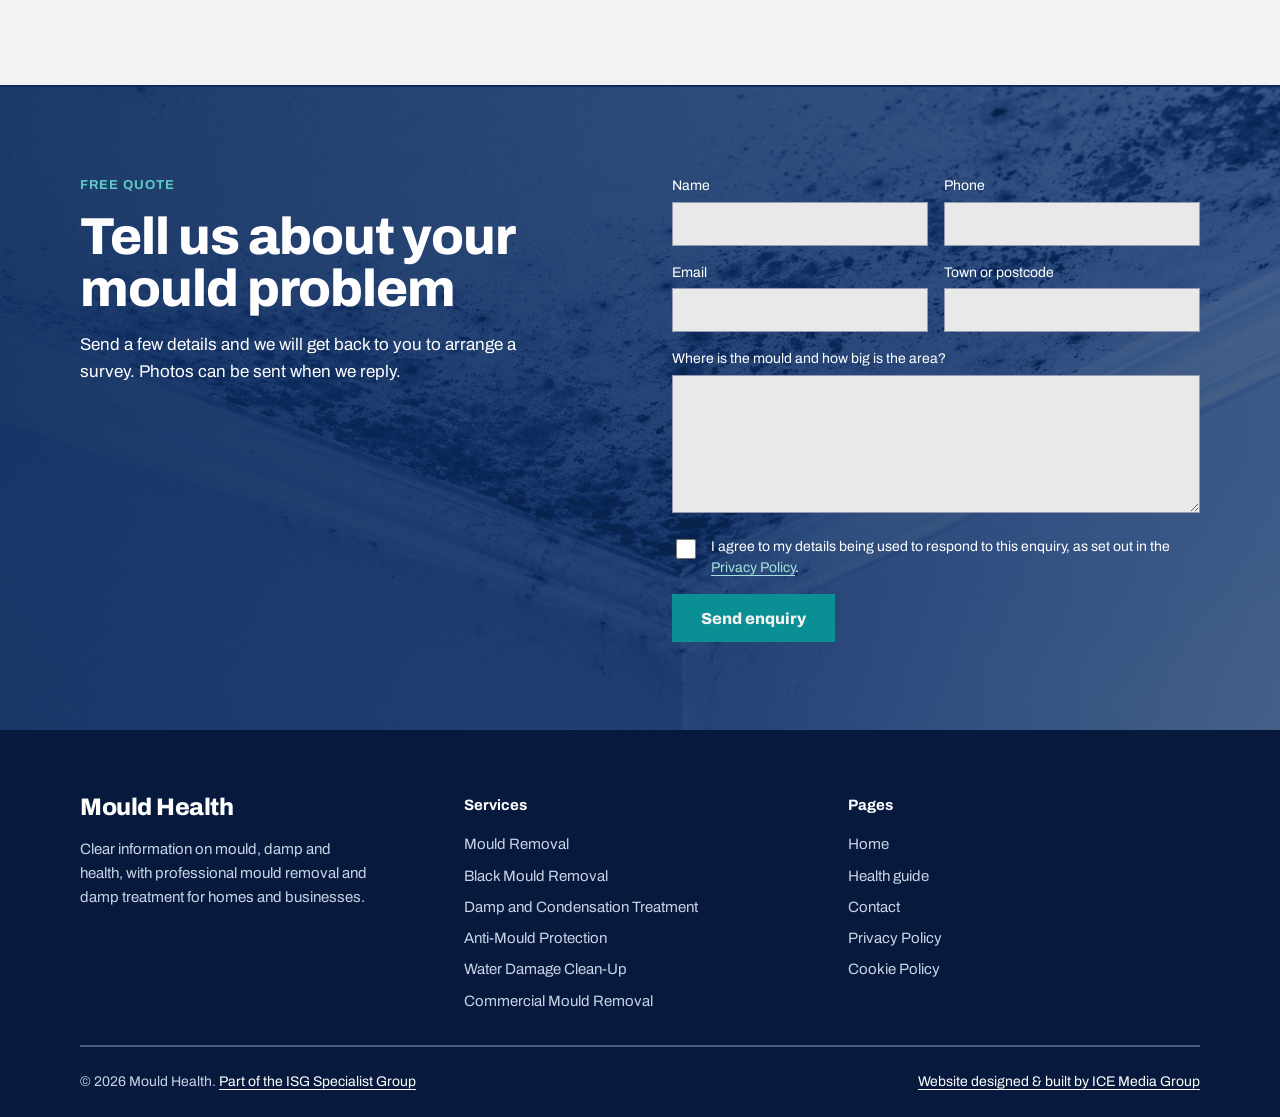
<file: Anti-Mould-Protection.html>
<!DOCTYPE html>
<html lang="en-GB">
<head>
<meta charset="utf-8">
<title>Anti-Mould Protection | Mould Health</title>
<meta name="description" content="Protective treatments applied after cleaning to slow regrowth on vulnerable surfaces in homes and businesses.">
<meta name="viewport" content="width=device-width, initial-scale=1">
<link rel="canonical" href="https://www.mouldhealth.org.uk/Anti-Mould-Protection">
<link rel="icon" type="image/png" href="images/favicon.png">
<link rel="apple-touch-icon" href="images/favicon.png">
<link rel="stylesheet" href="styles.css">
<script>(function(w,d,s,l,i){w[l]=w[l]||[];w[l].push({'gtm.start':new Date().getTime(),event:'gtm.js'});var f=d.getElementsByTagName(s)[0],j=d.createElement(s),dl=l!='dataLayer'?'&l='+l:'';j.async=true;j.src='https://www.googletagmanager.com/gtm.js?id='+i+dl;f.parentNode.insertBefore(j,f);})(window,document,'script','dataLayer','GTM-KS8F5RSH');</script>
</head>
<body>
<noscript><iframe src="https://www.googletagmanager.com/ns.html?id=GTM-KS8F5RSH" height="0" width="0" style="display:none;visibility:hidden"></iframe></noscript>
<div style="background:var(--color-bg);color:var(--color-text);font-family:var(--font-body)">
<header style="background:#fff;border-bottom:2px solid var(--color-divider);font-family:var(--font-body)">
<div style="max-width:1200px;margin:0 auto;padding:var(--space-3) clamp(16px,4vw,40px);display:flex;flex-wrap:wrap;align-items:center;justify-content:space-between;gap:var(--space-3) var(--space-8)">
<a href="/" aria-label="Mould Health home" style="display:block;line-height:0"><img src="images/logo.png" alt="Mould Health" width="340" height="113" style="width:clamp(200px,28vw,320px);height:auto;mix-blend-mode:multiply"></a>
<nav aria-label="Main" style="display:flex;flex-wrap:wrap;align-items:center;gap:var(--space-2) var(--space-6);font-weight:600;font-size:15px">
<details style="position:relative"><summary style="list-style:none;cursor:pointer;padding:var(--space-2) 0;color:var(--color-text);font-weight:600;font-size:15px">Services &#9662;</summary><div style="position:absolute;top:100%;left:0;z-index:20;background:#fff;border:2px solid var(--color-divider);min-width:260px;max-width:calc(100vw - 32px)"><a class="hv0" href="Mould-Removal" style="display:block;padding:var(--space-3) var(--space-4);color:var(--color-text);text-decoration:none;font-weight:600;font-size:15px">Mould Removal</a><a class="hv0" href="Black-Mould-Removal" style="display:block;padding:var(--space-3) var(--space-4);color:var(--color-text);text-decoration:none;font-weight:600;font-size:15px">Black Mould Removal</a><a class="hv0" href="Damp-and-Condensation-Treatment" style="display:block;padding:var(--space-3) var(--space-4);color:var(--color-text);text-decoration:none;font-weight:600;font-size:15px">Damp and Condensation Treatment</a><a class="hv0" href="Anti-Mould-Protection" style="display:block;padding:var(--space-3) var(--space-4);color:var(--color-text);text-decoration:none;font-weight:600;font-size:15px">Anti-Mould Protection</a><a class="hv0" href="Water-Damage-Clean-Up" style="display:block;padding:var(--space-3) var(--space-4);color:var(--color-text);text-decoration:none;font-weight:600;font-size:15px">Water Damage Clean-Up</a><a class="hv0" href="Commercial-Mould-Removal" style="display:block;padding:var(--space-3) var(--space-4);color:var(--color-text);text-decoration:none;font-weight:600;font-size:15px">Commercial Mould Removal</a></div></details>
<a class="hv1" href="/#health" style="color:var(--color-text);text-decoration:none;padding:var(--space-2) 0">Health guide</a>
<a class="hv1" href="Contact" style="color:var(--color-text);text-decoration:none;padding:var(--space-2) 0">Contact</a>
<a href="tel:02039066167" class="btn btn-primary" style="text-decoration:none;white-space:nowrap">Call 020 3906 6167</a>
</nav>
</div>
</header>
<section style="max-width:1200px;margin:0 auto;padding:clamp(40px,8vw,104px) clamp(16px,4vw,40px)">
<div style="font-size:13px;font-weight:700;letter-spacing:0.08em;text-transform:uppercase;color:var(--color-accent-700)">Services &middot; Mould Health</div>
<h1 style="font-family:var(--font-heading);font-weight:800;font-size:clamp(40px,7.5vw,88px);line-height:0.95;letter-spacing:-0.03em;margin:var(--space-4) 0 var(--space-6)">Anti-Mould Protection</h1>
<p style="font-size:clamp(17px,2vw,20px);line-height:1.6;margin:0 0 var(--space-8);max-width:52ch">Protective treatments applied after cleaning to slow regrowth on vulnerable surfaces in homes and businesses.</p>
<div style="display:flex;flex-wrap:wrap;gap:var(--space-3)"><a href="#enquiry" class="btn btn-primary" style="text-decoration:none">Get a free quote</a><a href="tel:02039066167" class="btn btn-secondary" style="text-decoration:none">Call 020 3906 6167</a></div>
</section>
<section style="border-top:2px solid var(--color-divider)"><div style="max-width:1200px;margin:0 auto;padding:clamp(40px,7vw,88px) clamp(16px,4vw,40px);display:grid;grid-template-columns:repeat(auto-fit,minmax(min(100%,320px),1fr));gap:clamp(24px,5vw,64px)">
<h2 style="font-family:var(--font-heading);font-weight:800;font-size:clamp(32px,5vw,52px);line-height:1;letter-spacing:-0.02em;margin:0">What is included</h2>
<ul style="list-style:none;margin:0;padding:0;border-top:2px solid var(--color-divider);font-size:18px;font-weight:600"><li style="padding:var(--space-4) 0;border-bottom:2px solid var(--color-divider)">Preparation and cleaning of the surface</li><li style="padding:var(--space-4) 0;border-bottom:2px solid var(--color-divider)">Application of an anti-mould treatment</li><li style="padding:var(--space-4) 0;border-bottom:2px solid var(--color-divider)">Focus on bathrooms, window reveals, ceilings and external walls</li><li style="padding:var(--space-4) 0;border-bottom:2px solid var(--color-divider)">Aftercare advice to keep surfaces clear</li></ul></div></section>
<section style="background:var(--color-surface);border-top:2px solid var(--color-divider)"><div style="max-width:1200px;margin:0 auto;padding:clamp(40px,7vw,88px) clamp(16px,4vw,40px);display:grid;grid-template-columns:repeat(auto-fit,minmax(min(100%,320px),1fr));gap:clamp(24px,5vw,64px)">
<h2 style="font-family:var(--font-heading);font-weight:800;font-size:clamp(32px,5vw,52px);line-height:1;letter-spacing:-0.02em;margin:0">Why it matters for your health</h2>
<div style="display:grid;gap:var(--space-4);align-content:start"><p style="margin:0;font-size:17px;line-height:1.7">Mould that returns means repeated exposure to spores. Protective treatment, combined with fixing the moisture source, helps keep surfaces clear between cleans.</p><p style="margin:0;font-size:15px;line-height:1.6">This is general information, not medical advice. See your GP or call NHS 111 if you are worried about your health. <a href="/#health">Read the mould and health guide</a>.</p></div></div></section>
<section style="border-top:2px solid var(--color-divider)"><div style="max-width:1200px;margin:0 auto;padding:clamp(40px,7vw,88px) clamp(16px,4vw,40px)">
<h2 style="font-family:var(--font-heading);font-weight:800;font-size:clamp(32px,5vw,52px);line-height:1;letter-spacing:-0.02em;margin:0;margin-bottom:var(--space-6)">Other services</h2>
<div style="display:flex;flex-wrap:wrap;gap:var(--space-3)"><a href="Mould-Removal" class="btn btn-secondary" style="text-decoration:none">Mould Removal</a>
<a href="Black-Mould-Removal" class="btn btn-secondary" style="text-decoration:none">Black Mould Removal</a>
<a href="Damp-and-Condensation-Treatment" class="btn btn-secondary" style="text-decoration:none">Damp and Condensation Treatment</a>
<a href="Water-Damage-Clean-Up" class="btn btn-secondary" style="text-decoration:none">Water Damage Clean-Up</a>
<a href="Commercial-Mould-Removal" class="btn btn-secondary" style="text-decoration:none">Commercial Mould Removal</a></div></div></section>
<section id="enquiry" style="position:relative;overflow:hidden;background:var(--color-text);border-top:2px solid var(--color-text);font-family:var(--font-body);color:#fff">
<img src="images/form-bg.png" alt="" aria-hidden="true" style="position:absolute;inset:0;width:100%;height:100%;object-fit:cover;filter:grayscale(1) contrast(1.1);opacity:.5;mix-blend-mode:luminosity">
<div aria-hidden="true" style="position:absolute;inset:0;background:linear-gradient(90deg,color-mix(in srgb,var(--color-text) 85%,transparent) 0%,color-mix(in srgb,var(--color-text) 45%,transparent) 100%)"></div>
<div style="position:relative;max-width:1200px;margin:0 auto;padding:clamp(40px,7vw,88px) clamp(16px,4vw,40px);display:grid;grid-template-columns:repeat(auto-fit,minmax(min(100%,320px),1fr));gap:clamp(24px,5vw,64px)">
<div style="display:grid;gap:var(--space-4);align-content:start">
<div style="font-size:13px;font-weight:700;letter-spacing:0.08em;text-transform:uppercase;color:var(--color-accent-400)">Free quote</div>
<h2 style="font-family:var(--font-heading);font-weight:800;font-size:clamp(32px,5vw,52px);line-height:1;letter-spacing:-0.02em;margin:0">Tell us about your mould problem</h2>
<p style="font-size:17px;line-height:1.6;margin:0;max-width:44ch">Send a few details and we will get back to you to arrange a survey. Photos can be sent when we reply.</p>
</div>
<div>
<div id="enq-sent" role="status" hidden style="padding:var(--space-6);border:2px solid var(--color-accent-400)"><h3 style="margin:0 0 var(--space-2);font-size:32px">Thank you</h3><p style="margin:0;font-size:17px;line-height:1.6">Your enquiry has been sent. We will be in touch shortly.</p></div>
<form id="enq-form" style="display:grid;grid-template-columns:repeat(auto-fit,minmax(min(100%,220px),1fr));gap:var(--space-4);align-content:start">
<div class="field"><label style="color:#fff;font-size:14px" for="f-name">Name</label><input class="input" id="f-name" name="name" type="text" required autocomplete="name" style="font-size:16px;min-height:44px"></div>
<div class="field"><label style="color:#fff;font-size:14px" for="f-phone">Phone</label><input class="input" id="f-phone" name="phone" type="tel" required autocomplete="tel" style="font-size:16px;min-height:44px"></div>
<div class="field"><label style="color:#fff;font-size:14px" for="f-email">Email</label><input class="input" id="f-email" name="email" type="email" required autocomplete="email" style="font-size:16px;min-height:44px"></div>
<div class="field"><label style="color:#fff;font-size:14px" for="f-town">Town or postcode</label><input class="input" id="f-town" name="location" type="text" required autocomplete="postal-code" style="font-size:16px;min-height:44px"></div>
<div class="field" style="grid-column:1/-1"><label style="color:#fff;font-size:14px" for="f-msg">Where is the mould and how big is the area?</label><textarea class="input" id="f-msg" name="message" rows="5" required style="font-size:16px"></textarea></div>
<input type="text" name="_honey" tabindex="-1" autocomplete="off" aria-hidden="true" style="display:none">
<label style="grid-column:1/-1;display:flex;gap:var(--space-3);align-items:flex-start;font-size:14px;line-height:1.5"><input type="checkbox" name="consent" value="yes" required style="margin-top:3px;width:20px;height:20px;flex:none;accent-color:var(--color-accent)"><span>I agree to my details being used to respond to this enquiry, as set out in the <a href="Privacy" style="color:var(--color-accent-300)">Privacy Policy</a>.</span></label>
<p id="enq-err" role="alert" hidden style="grid-column:1/-1;margin:0;font-size:15px;color:#ffd0d0">Sorry, your enquiry could not be sent. Please try again.</p>
<div style="grid-column:1/-1"><button id="enq-btn" type="submit" class="btn btn-primary" style="min-height:48px;padding:0 28px;font-size:16px">Send enquiry</button></div>
</form>
</div>
</div>
<script>
(function(){var f=document.getElementById('enq-form');if(!f)return;
f.addEventListener('submit',function(e){e.preventDefault();var fd=new FormData(f);if(fd.get('_honey'))return;
var b={_subject:'New enquiry - mouldhealth.org.uk'};fd.forEach(function(v,k){if(k!=='_honey')b[k]=v;});
var btn=document.getElementById('enq-btn');btn.disabled=true;btn.textContent='Sending...';document.getElementById('enq-err').hidden=true;
fetch('https://formspree.io/f/xaeeeeln',{method:'POST',headers:{'Content-Type':'application/json',Accept:'application/json'},body:JSON.stringify(b)})
.then(function(r){if(!r.ok)throw 0;window.location.href='thank-you.html';})
.catch(function(){btn.disabled=false;btn.textContent='Send enquiry';document.getElementById('enq-err').hidden=false;});});})();
</script>
</section>
<footer style="background:#071a3d;color:#fff;font-family:var(--font-body)">
<div style="max-width:1200px;margin:0 auto;padding:clamp(32px,6vw,64px) clamp(16px,4vw,40px) var(--space-6)">
<div style="display:grid;grid-template-columns:repeat(auto-fit,minmax(min(100%,220px),1fr));gap:var(--space-8);padding-bottom:var(--space-8);border-bottom:2px solid var(--color-neutral-700)">
<div><div style="font-family:var(--font-heading);font-weight:800;font-size:24px;letter-spacing:-0.02em;line-height:1.1">Mould Health</div>
<p style="margin:var(--space-4) 0 0;color:var(--color-neutral-300);font-size:15px;line-height:1.6;max-width:32ch">Clear information on mould, damp and health, with professional mould removal and damp treatment for homes and businesses.</p></div>
<nav aria-label="Services" style="display:flex;flex-direction:column;gap:var(--space-2);font-size:15px"><div style="font-weight:700;margin-bottom:var(--space-2)">Services</div><a class="hv3" href="Mould-Removal" style="color:var(--color-neutral-300);text-decoration:none">Mould Removal</a><a class="hv3" href="Black-Mould-Removal" style="color:var(--color-neutral-300);text-decoration:none">Black Mould Removal</a><a class="hv3" href="Damp-and-Condensation-Treatment" style="color:var(--color-neutral-300);text-decoration:none">Damp and Condensation Treatment</a><a class="hv3" href="Anti-Mould-Protection" style="color:var(--color-neutral-300);text-decoration:none">Anti-Mould Protection</a><a class="hv3" href="Water-Damage-Clean-Up" style="color:var(--color-neutral-300);text-decoration:none">Water Damage Clean-Up</a><a class="hv3" href="Commercial-Mould-Removal" style="color:var(--color-neutral-300);text-decoration:none">Commercial Mould Removal</a></nav>
<nav aria-label="Pages" style="display:flex;flex-direction:column;gap:var(--space-2);font-size:15px"><div style="font-weight:700;margin-bottom:var(--space-2)">Pages</div><a class="hv3" href="/" style="color:var(--color-neutral-300);text-decoration:none">Home</a><a class="hv3" href="/#health" style="color:var(--color-neutral-300);text-decoration:none">Health guide</a><a class="hv3" href="Contact" style="color:var(--color-neutral-300);text-decoration:none">Contact</a><a class="hv3" href="Privacy" style="color:var(--color-neutral-300);text-decoration:none">Privacy Policy</a><a class="hv3" href="Cookies" style="color:var(--color-neutral-300);text-decoration:none">Cookie Policy</a></nav>
</div>
<div style="padding-top:var(--space-6);display:flex;flex-wrap:wrap;gap:var(--space-2) var(--space-8);justify-content:space-between;font-size:14px;color:var(--color-neutral-300);line-height:1.6">
<div>&copy; 2026 Mould Health. <a href="https://www.icecleaning.co.uk/" target="_blank" rel="noopener" style="color:#fff;text-decoration:underline">Part of the ISG Specialist Group</a></div>
<div><a href="https://www.icemediagroup.co.uk" target="_blank" rel="noopener" style="color:#fff;text-decoration:underline">Website designed &amp; built by ICE Media Group</a></div>
</div></div>
</footer>
</div>
</body>
</html>
</file>
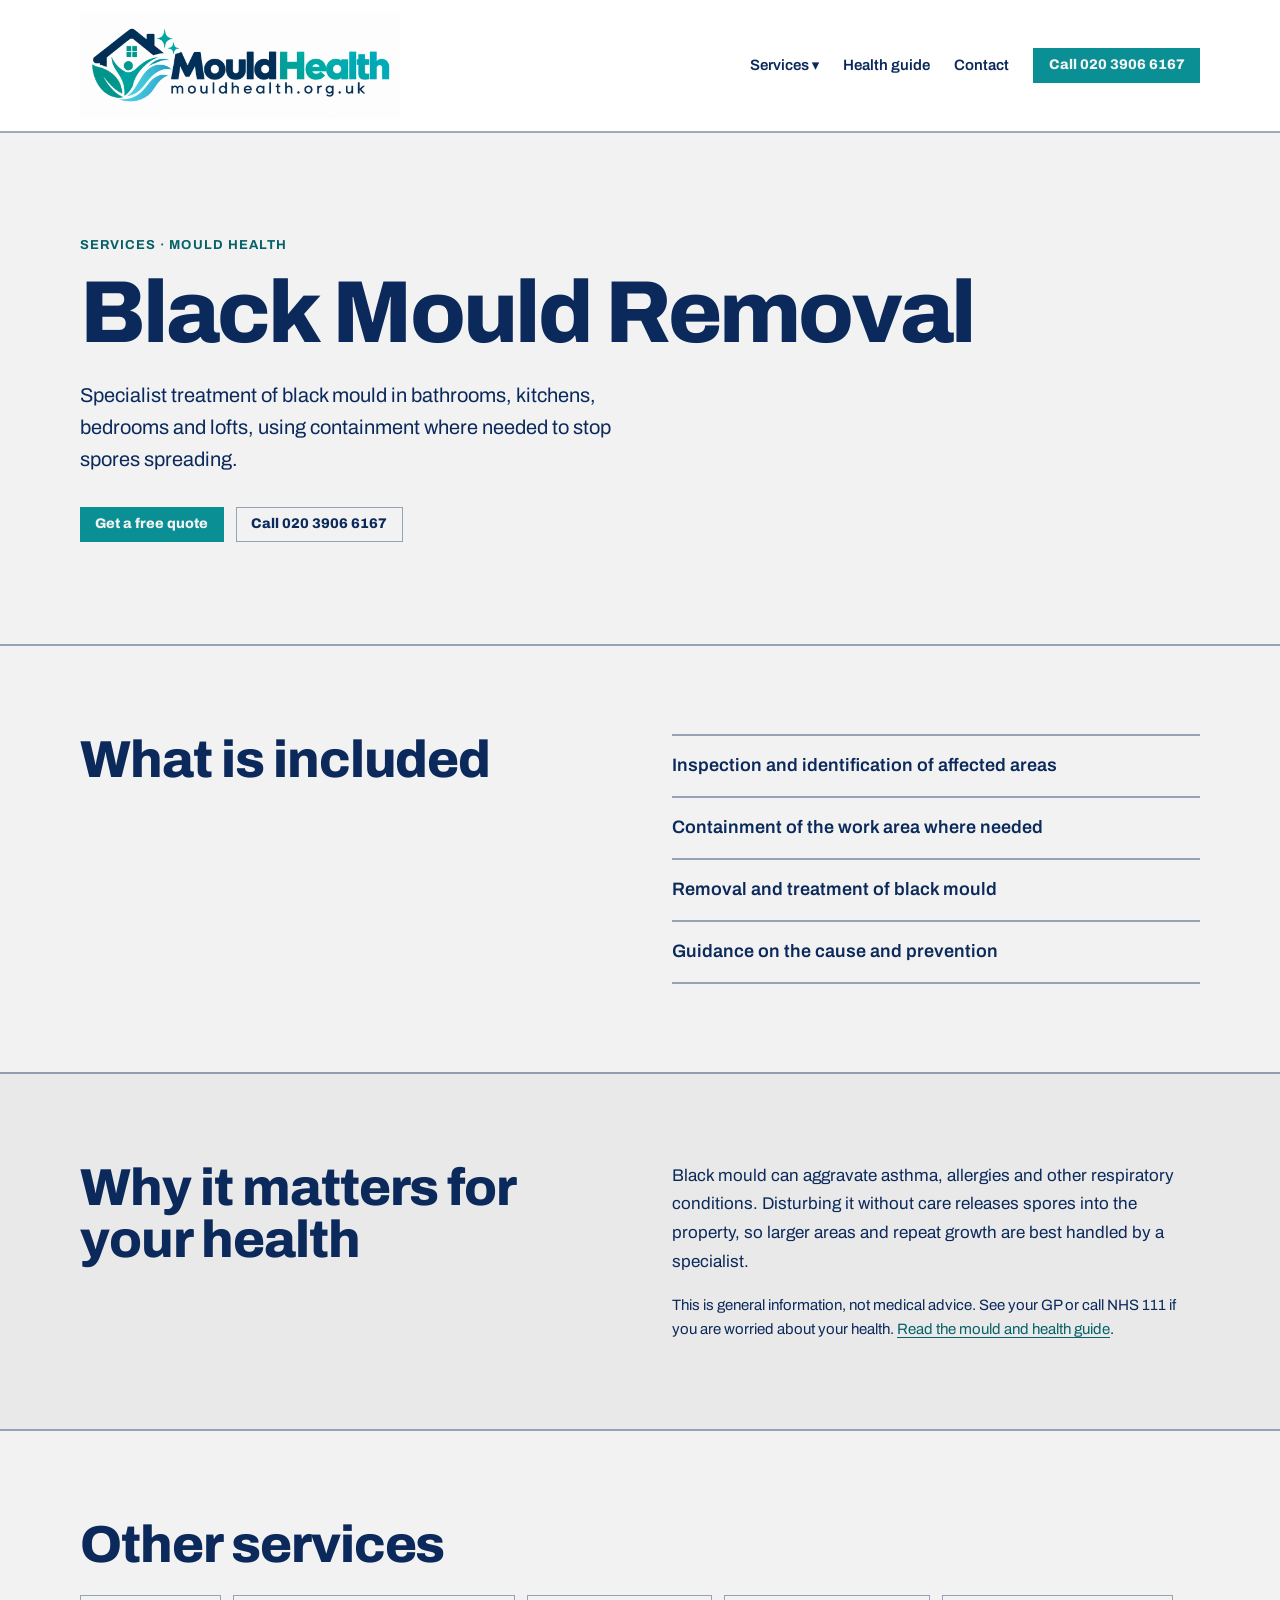
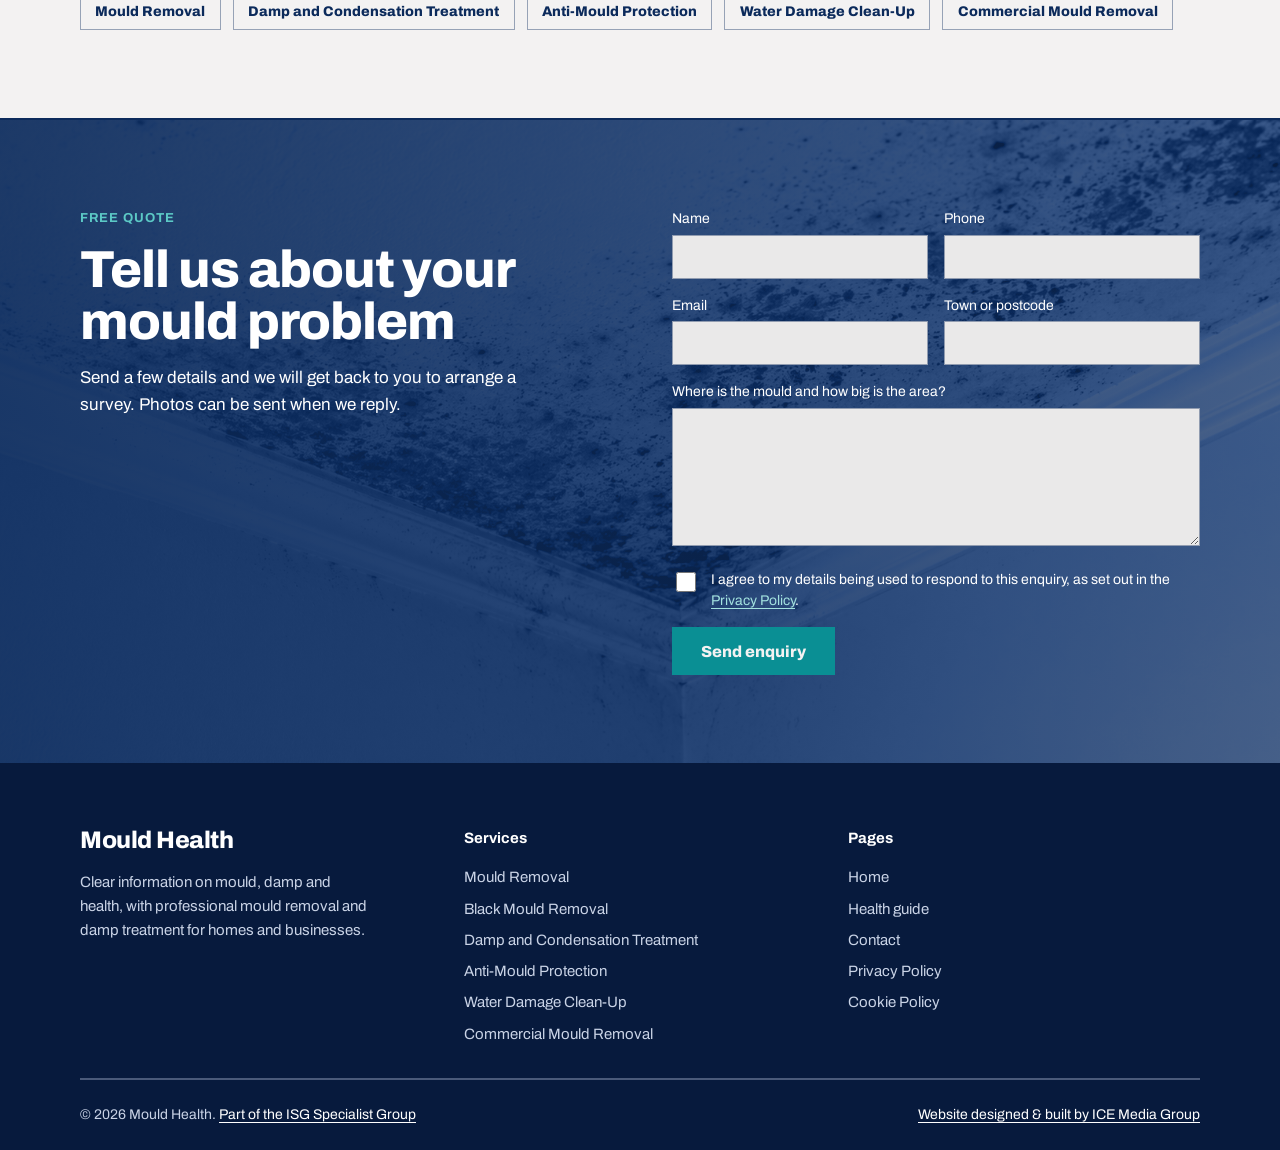
<file: Black-Mould-Removal.html>
<!DOCTYPE html>
<html lang="en-GB">
<head>
<meta charset="utf-8">
<title>Black Mould Removal | Mould Health</title>
<meta name="description" content="Specialist treatment of black mould in bathrooms, kitchens, bedrooms and lofts, using containment where needed to stop spores spreading.">
<meta name="viewport" content="width=device-width, initial-scale=1">
<link rel="canonical" href="https://www.mouldhealth.org.uk/Black-Mould-Removal">
<link rel="icon" type="image/png" href="images/favicon.png">
<link rel="apple-touch-icon" href="images/favicon.png">
<link rel="stylesheet" href="styles.css">
<script>(function(w,d,s,l,i){w[l]=w[l]||[];w[l].push({'gtm.start':new Date().getTime(),event:'gtm.js'});var f=d.getElementsByTagName(s)[0],j=d.createElement(s),dl=l!='dataLayer'?'&l='+l:'';j.async=true;j.src='https://www.googletagmanager.com/gtm.js?id='+i+dl;f.parentNode.insertBefore(j,f);})(window,document,'script','dataLayer','GTM-KS8F5RSH');</script>
</head>
<body>
<noscript><iframe src="https://www.googletagmanager.com/ns.html?id=GTM-KS8F5RSH" height="0" width="0" style="display:none;visibility:hidden"></iframe></noscript>
<div style="background:var(--color-bg);color:var(--color-text);font-family:var(--font-body)">
<header style="background:#fff;border-bottom:2px solid var(--color-divider);font-family:var(--font-body)">
<div style="max-width:1200px;margin:0 auto;padding:var(--space-3) clamp(16px,4vw,40px);display:flex;flex-wrap:wrap;align-items:center;justify-content:space-between;gap:var(--space-3) var(--space-8)">
<a href="/" aria-label="Mould Health home" style="display:block;line-height:0"><img src="images/logo.png" alt="Mould Health" width="340" height="113" style="width:clamp(200px,28vw,320px);height:auto;mix-blend-mode:multiply"></a>
<nav aria-label="Main" style="display:flex;flex-wrap:wrap;align-items:center;gap:var(--space-2) var(--space-6);font-weight:600;font-size:15px">
<details style="position:relative"><summary style="list-style:none;cursor:pointer;padding:var(--space-2) 0;color:var(--color-text);font-weight:600;font-size:15px">Services &#9662;</summary><div style="position:absolute;top:100%;left:0;z-index:20;background:#fff;border:2px solid var(--color-divider);min-width:260px;max-width:calc(100vw - 32px)"><a class="hv0" href="Mould-Removal" style="display:block;padding:var(--space-3) var(--space-4);color:var(--color-text);text-decoration:none;font-weight:600;font-size:15px">Mould Removal</a><a class="hv0" href="Black-Mould-Removal" style="display:block;padding:var(--space-3) var(--space-4);color:var(--color-text);text-decoration:none;font-weight:600;font-size:15px">Black Mould Removal</a><a class="hv0" href="Damp-and-Condensation-Treatment" style="display:block;padding:var(--space-3) var(--space-4);color:var(--color-text);text-decoration:none;font-weight:600;font-size:15px">Damp and Condensation Treatment</a><a class="hv0" href="Anti-Mould-Protection" style="display:block;padding:var(--space-3) var(--space-4);color:var(--color-text);text-decoration:none;font-weight:600;font-size:15px">Anti-Mould Protection</a><a class="hv0" href="Water-Damage-Clean-Up" style="display:block;padding:var(--space-3) var(--space-4);color:var(--color-text);text-decoration:none;font-weight:600;font-size:15px">Water Damage Clean-Up</a><a class="hv0" href="Commercial-Mould-Removal" style="display:block;padding:var(--space-3) var(--space-4);color:var(--color-text);text-decoration:none;font-weight:600;font-size:15px">Commercial Mould Removal</a></div></details>
<a class="hv1" href="/#health" style="color:var(--color-text);text-decoration:none;padding:var(--space-2) 0">Health guide</a>
<a class="hv1" href="Contact" style="color:var(--color-text);text-decoration:none;padding:var(--space-2) 0">Contact</a>
<a href="tel:02039066167" class="btn btn-primary" style="text-decoration:none;white-space:nowrap">Call 020 3906 6167</a>
</nav>
</div>
</header>
<section style="max-width:1200px;margin:0 auto;padding:clamp(40px,8vw,104px) clamp(16px,4vw,40px)">
<div style="font-size:13px;font-weight:700;letter-spacing:0.08em;text-transform:uppercase;color:var(--color-accent-700)">Services &middot; Mould Health</div>
<h1 style="font-family:var(--font-heading);font-weight:800;font-size:clamp(40px,7.5vw,88px);line-height:0.95;letter-spacing:-0.03em;margin:var(--space-4) 0 var(--space-6)">Black Mould Removal</h1>
<p style="font-size:clamp(17px,2vw,20px);line-height:1.6;margin:0 0 var(--space-8);max-width:52ch">Specialist treatment of black mould in bathrooms, kitchens, bedrooms and lofts, using containment where needed to stop spores spreading.</p>
<div style="display:flex;flex-wrap:wrap;gap:var(--space-3)"><a href="#enquiry" class="btn btn-primary" style="text-decoration:none">Get a free quote</a><a href="tel:02039066167" class="btn btn-secondary" style="text-decoration:none">Call 020 3906 6167</a></div>
</section>
<section style="border-top:2px solid var(--color-divider)"><div style="max-width:1200px;margin:0 auto;padding:clamp(40px,7vw,88px) clamp(16px,4vw,40px);display:grid;grid-template-columns:repeat(auto-fit,minmax(min(100%,320px),1fr));gap:clamp(24px,5vw,64px)">
<h2 style="font-family:var(--font-heading);font-weight:800;font-size:clamp(32px,5vw,52px);line-height:1;letter-spacing:-0.02em;margin:0">What is included</h2>
<ul style="list-style:none;margin:0;padding:0;border-top:2px solid var(--color-divider);font-size:18px;font-weight:600"><li style="padding:var(--space-4) 0;border-bottom:2px solid var(--color-divider)">Inspection and identification of affected areas</li><li style="padding:var(--space-4) 0;border-bottom:2px solid var(--color-divider)">Containment of the work area where needed</li><li style="padding:var(--space-4) 0;border-bottom:2px solid var(--color-divider)">Removal and treatment of black mould</li><li style="padding:var(--space-4) 0;border-bottom:2px solid var(--color-divider)">Guidance on the cause and prevention</li></ul></div></section>
<section style="background:var(--color-surface);border-top:2px solid var(--color-divider)"><div style="max-width:1200px;margin:0 auto;padding:clamp(40px,7vw,88px) clamp(16px,4vw,40px);display:grid;grid-template-columns:repeat(auto-fit,minmax(min(100%,320px),1fr));gap:clamp(24px,5vw,64px)">
<h2 style="font-family:var(--font-heading);font-weight:800;font-size:clamp(32px,5vw,52px);line-height:1;letter-spacing:-0.02em;margin:0">Why it matters for your health</h2>
<div style="display:grid;gap:var(--space-4);align-content:start"><p style="margin:0;font-size:17px;line-height:1.7">Black mould can aggravate asthma, allergies and other respiratory conditions. Disturbing it without care releases spores into the property, so larger areas and repeat growth are best handled by a specialist.</p><p style="margin:0;font-size:15px;line-height:1.6">This is general information, not medical advice. See your GP or call NHS 111 if you are worried about your health. <a href="/#health">Read the mould and health guide</a>.</p></div></div></section>
<section style="border-top:2px solid var(--color-divider)"><div style="max-width:1200px;margin:0 auto;padding:clamp(40px,7vw,88px) clamp(16px,4vw,40px)">
<h2 style="font-family:var(--font-heading);font-weight:800;font-size:clamp(32px,5vw,52px);line-height:1;letter-spacing:-0.02em;margin:0;margin-bottom:var(--space-6)">Other services</h2>
<div style="display:flex;flex-wrap:wrap;gap:var(--space-3)"><a href="Mould-Removal" class="btn btn-secondary" style="text-decoration:none">Mould Removal</a>
<a href="Damp-and-Condensation-Treatment" class="btn btn-secondary" style="text-decoration:none">Damp and Condensation Treatment</a>
<a href="Anti-Mould-Protection" class="btn btn-secondary" style="text-decoration:none">Anti-Mould Protection</a>
<a href="Water-Damage-Clean-Up" class="btn btn-secondary" style="text-decoration:none">Water Damage Clean-Up</a>
<a href="Commercial-Mould-Removal" class="btn btn-secondary" style="text-decoration:none">Commercial Mould Removal</a></div></div></section>
<section id="enquiry" style="position:relative;overflow:hidden;background:var(--color-text);border-top:2px solid var(--color-text);font-family:var(--font-body);color:#fff">
<img src="images/form-bg.png" alt="" aria-hidden="true" style="position:absolute;inset:0;width:100%;height:100%;object-fit:cover;filter:grayscale(1) contrast(1.1);opacity:.5;mix-blend-mode:luminosity">
<div aria-hidden="true" style="position:absolute;inset:0;background:linear-gradient(90deg,color-mix(in srgb,var(--color-text) 85%,transparent) 0%,color-mix(in srgb,var(--color-text) 45%,transparent) 100%)"></div>
<div style="position:relative;max-width:1200px;margin:0 auto;padding:clamp(40px,7vw,88px) clamp(16px,4vw,40px);display:grid;grid-template-columns:repeat(auto-fit,minmax(min(100%,320px),1fr));gap:clamp(24px,5vw,64px)">
<div style="display:grid;gap:var(--space-4);align-content:start">
<div style="font-size:13px;font-weight:700;letter-spacing:0.08em;text-transform:uppercase;color:var(--color-accent-400)">Free quote</div>
<h2 style="font-family:var(--font-heading);font-weight:800;font-size:clamp(32px,5vw,52px);line-height:1;letter-spacing:-0.02em;margin:0">Tell us about your mould problem</h2>
<p style="font-size:17px;line-height:1.6;margin:0;max-width:44ch">Send a few details and we will get back to you to arrange a survey. Photos can be sent when we reply.</p>
</div>
<div>
<div id="enq-sent" role="status" hidden style="padding:var(--space-6);border:2px solid var(--color-accent-400)"><h3 style="margin:0 0 var(--space-2);font-size:32px">Thank you</h3><p style="margin:0;font-size:17px;line-height:1.6">Your enquiry has been sent. We will be in touch shortly.</p></div>
<form id="enq-form" style="display:grid;grid-template-columns:repeat(auto-fit,minmax(min(100%,220px),1fr));gap:var(--space-4);align-content:start">
<div class="field"><label style="color:#fff;font-size:14px" for="f-name">Name</label><input class="input" id="f-name" name="name" type="text" required autocomplete="name" style="font-size:16px;min-height:44px"></div>
<div class="field"><label style="color:#fff;font-size:14px" for="f-phone">Phone</label><input class="input" id="f-phone" name="phone" type="tel" required autocomplete="tel" style="font-size:16px;min-height:44px"></div>
<div class="field"><label style="color:#fff;font-size:14px" for="f-email">Email</label><input class="input" id="f-email" name="email" type="email" required autocomplete="email" style="font-size:16px;min-height:44px"></div>
<div class="field"><label style="color:#fff;font-size:14px" for="f-town">Town or postcode</label><input class="input" id="f-town" name="location" type="text" required autocomplete="postal-code" style="font-size:16px;min-height:44px"></div>
<div class="field" style="grid-column:1/-1"><label style="color:#fff;font-size:14px" for="f-msg">Where is the mould and how big is the area?</label><textarea class="input" id="f-msg" name="message" rows="5" required style="font-size:16px"></textarea></div>
<input type="text" name="_honey" tabindex="-1" autocomplete="off" aria-hidden="true" style="display:none">
<label style="grid-column:1/-1;display:flex;gap:var(--space-3);align-items:flex-start;font-size:14px;line-height:1.5"><input type="checkbox" name="consent" value="yes" required style="margin-top:3px;width:20px;height:20px;flex:none;accent-color:var(--color-accent)"><span>I agree to my details being used to respond to this enquiry, as set out in the <a href="Privacy" style="color:var(--color-accent-300)">Privacy Policy</a>.</span></label>
<p id="enq-err" role="alert" hidden style="grid-column:1/-1;margin:0;font-size:15px;color:#ffd0d0">Sorry, your enquiry could not be sent. Please try again.</p>
<div style="grid-column:1/-1"><button id="enq-btn" type="submit" class="btn btn-primary" style="min-height:48px;padding:0 28px;font-size:16px">Send enquiry</button></div>
</form>
</div>
</div>
<script>
(function(){var f=document.getElementById('enq-form');if(!f)return;
f.addEventListener('submit',function(e){e.preventDefault();var fd=new FormData(f);if(fd.get('_honey'))return;
var b={_subject:'New enquiry - mouldhealth.org.uk'};fd.forEach(function(v,k){if(k!=='_honey')b[k]=v;});
var btn=document.getElementById('enq-btn');btn.disabled=true;btn.textContent='Sending...';document.getElementById('enq-err').hidden=true;
fetch('https://formspree.io/f/xaeeeeln',{method:'POST',headers:{'Content-Type':'application/json',Accept:'application/json'},body:JSON.stringify(b)})
.then(function(r){if(!r.ok)throw 0;window.location.href='thank-you.html';})
.catch(function(){btn.disabled=false;btn.textContent='Send enquiry';document.getElementById('enq-err').hidden=false;});});})();
</script>
</section>
<footer style="background:#071a3d;color:#fff;font-family:var(--font-body)">
<div style="max-width:1200px;margin:0 auto;padding:clamp(32px,6vw,64px) clamp(16px,4vw,40px) var(--space-6)">
<div style="display:grid;grid-template-columns:repeat(auto-fit,minmax(min(100%,220px),1fr));gap:var(--space-8);padding-bottom:var(--space-8);border-bottom:2px solid var(--color-neutral-700)">
<div><div style="font-family:var(--font-heading);font-weight:800;font-size:24px;letter-spacing:-0.02em;line-height:1.1">Mould Health</div>
<p style="margin:var(--space-4) 0 0;color:var(--color-neutral-300);font-size:15px;line-height:1.6;max-width:32ch">Clear information on mould, damp and health, with professional mould removal and damp treatment for homes and businesses.</p></div>
<nav aria-label="Services" style="display:flex;flex-direction:column;gap:var(--space-2);font-size:15px"><div style="font-weight:700;margin-bottom:var(--space-2)">Services</div><a class="hv3" href="Mould-Removal" style="color:var(--color-neutral-300);text-decoration:none">Mould Removal</a><a class="hv3" href="Black-Mould-Removal" style="color:var(--color-neutral-300);text-decoration:none">Black Mould Removal</a><a class="hv3" href="Damp-and-Condensation-Treatment" style="color:var(--color-neutral-300);text-decoration:none">Damp and Condensation Treatment</a><a class="hv3" href="Anti-Mould-Protection" style="color:var(--color-neutral-300);text-decoration:none">Anti-Mould Protection</a><a class="hv3" href="Water-Damage-Clean-Up" style="color:var(--color-neutral-300);text-decoration:none">Water Damage Clean-Up</a><a class="hv3" href="Commercial-Mould-Removal" style="color:var(--color-neutral-300);text-decoration:none">Commercial Mould Removal</a></nav>
<nav aria-label="Pages" style="display:flex;flex-direction:column;gap:var(--space-2);font-size:15px"><div style="font-weight:700;margin-bottom:var(--space-2)">Pages</div><a class="hv3" href="/" style="color:var(--color-neutral-300);text-decoration:none">Home</a><a class="hv3" href="/#health" style="color:var(--color-neutral-300);text-decoration:none">Health guide</a><a class="hv3" href="Contact" style="color:var(--color-neutral-300);text-decoration:none">Contact</a><a class="hv3" href="Privacy" style="color:var(--color-neutral-300);text-decoration:none">Privacy Policy</a><a class="hv3" href="Cookies" style="color:var(--color-neutral-300);text-decoration:none">Cookie Policy</a></nav>
</div>
<div style="padding-top:var(--space-6);display:flex;flex-wrap:wrap;gap:var(--space-2) var(--space-8);justify-content:space-between;font-size:14px;color:var(--color-neutral-300);line-height:1.6">
<div>&copy; 2026 Mould Health. <a href="https://www.icecleaning.co.uk/" target="_blank" rel="noopener" style="color:#fff;text-decoration:underline">Part of the ISG Specialist Group</a></div>
<div><a href="https://www.icemediagroup.co.uk" target="_blank" rel="noopener" style="color:#fff;text-decoration:underline">Website designed &amp; built by ICE Media Group</a></div>
</div></div>
</footer>
</div>
</body>
</html>
</file>
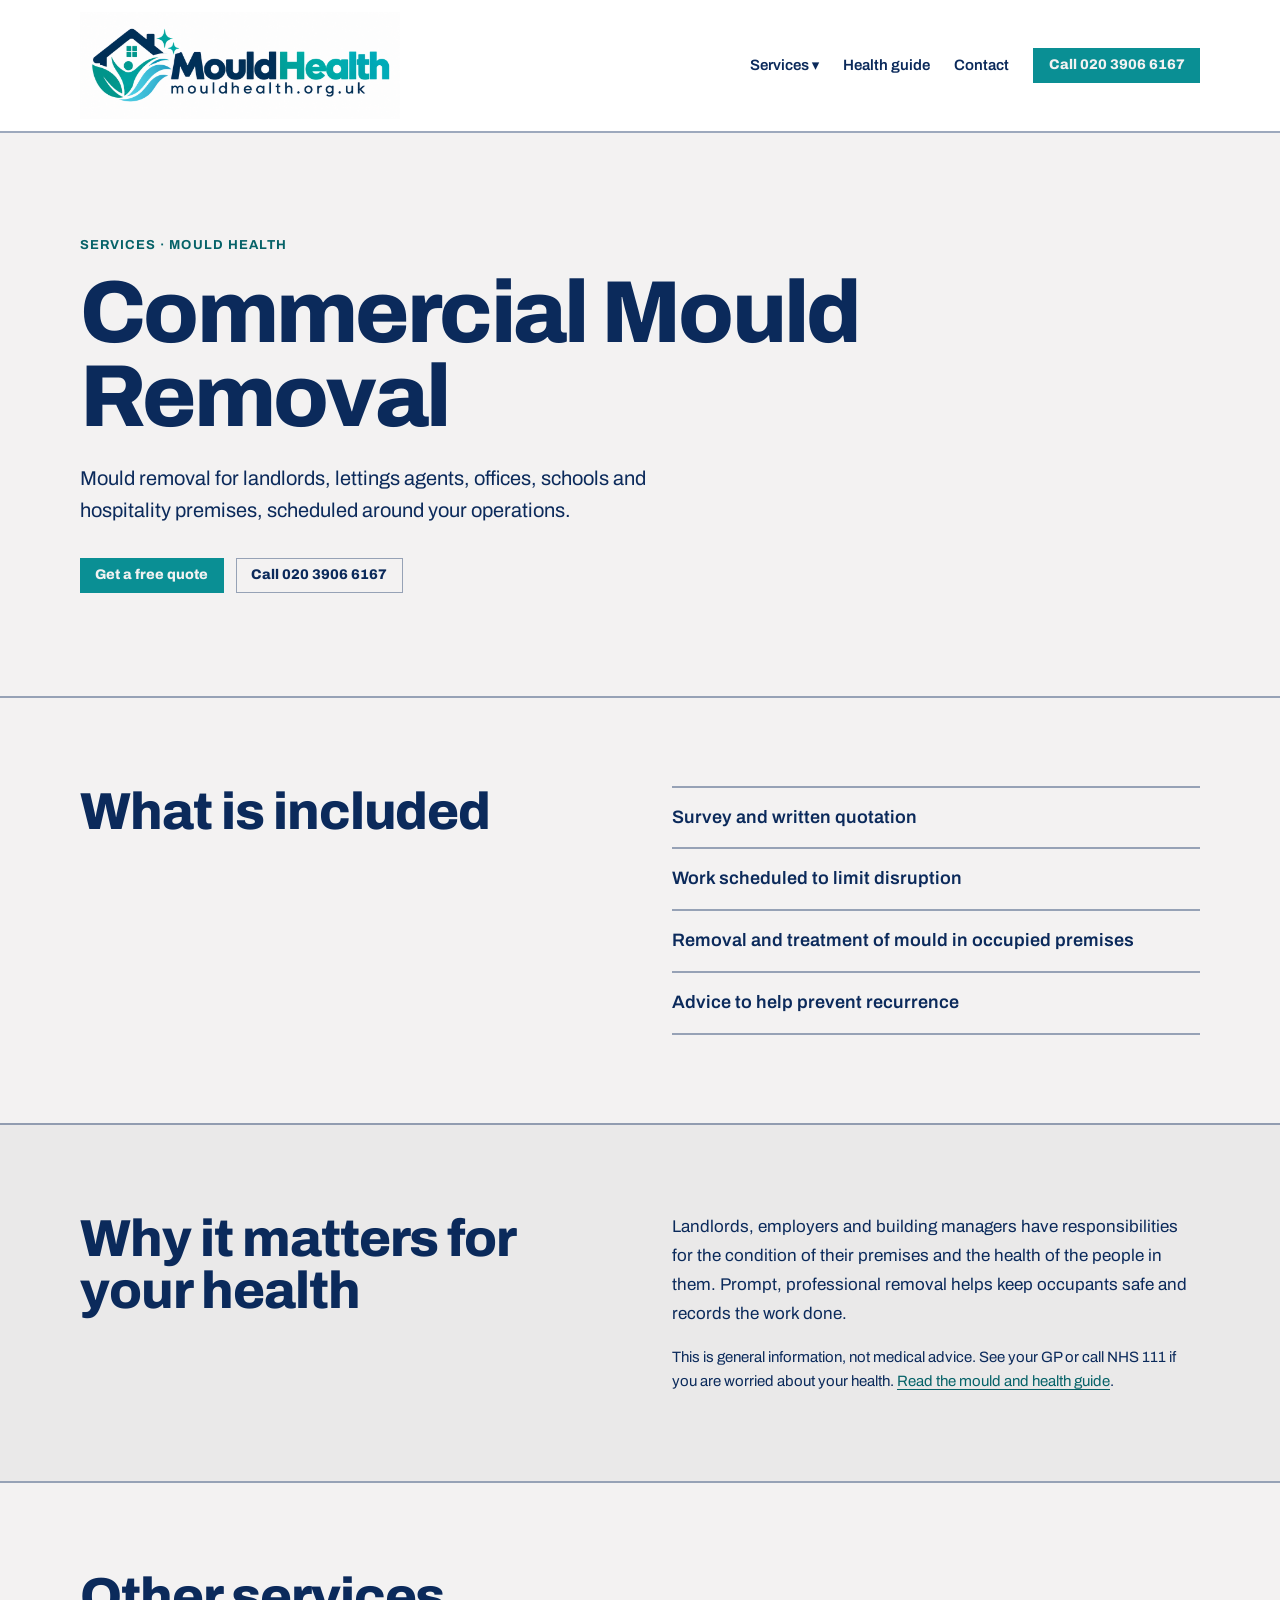
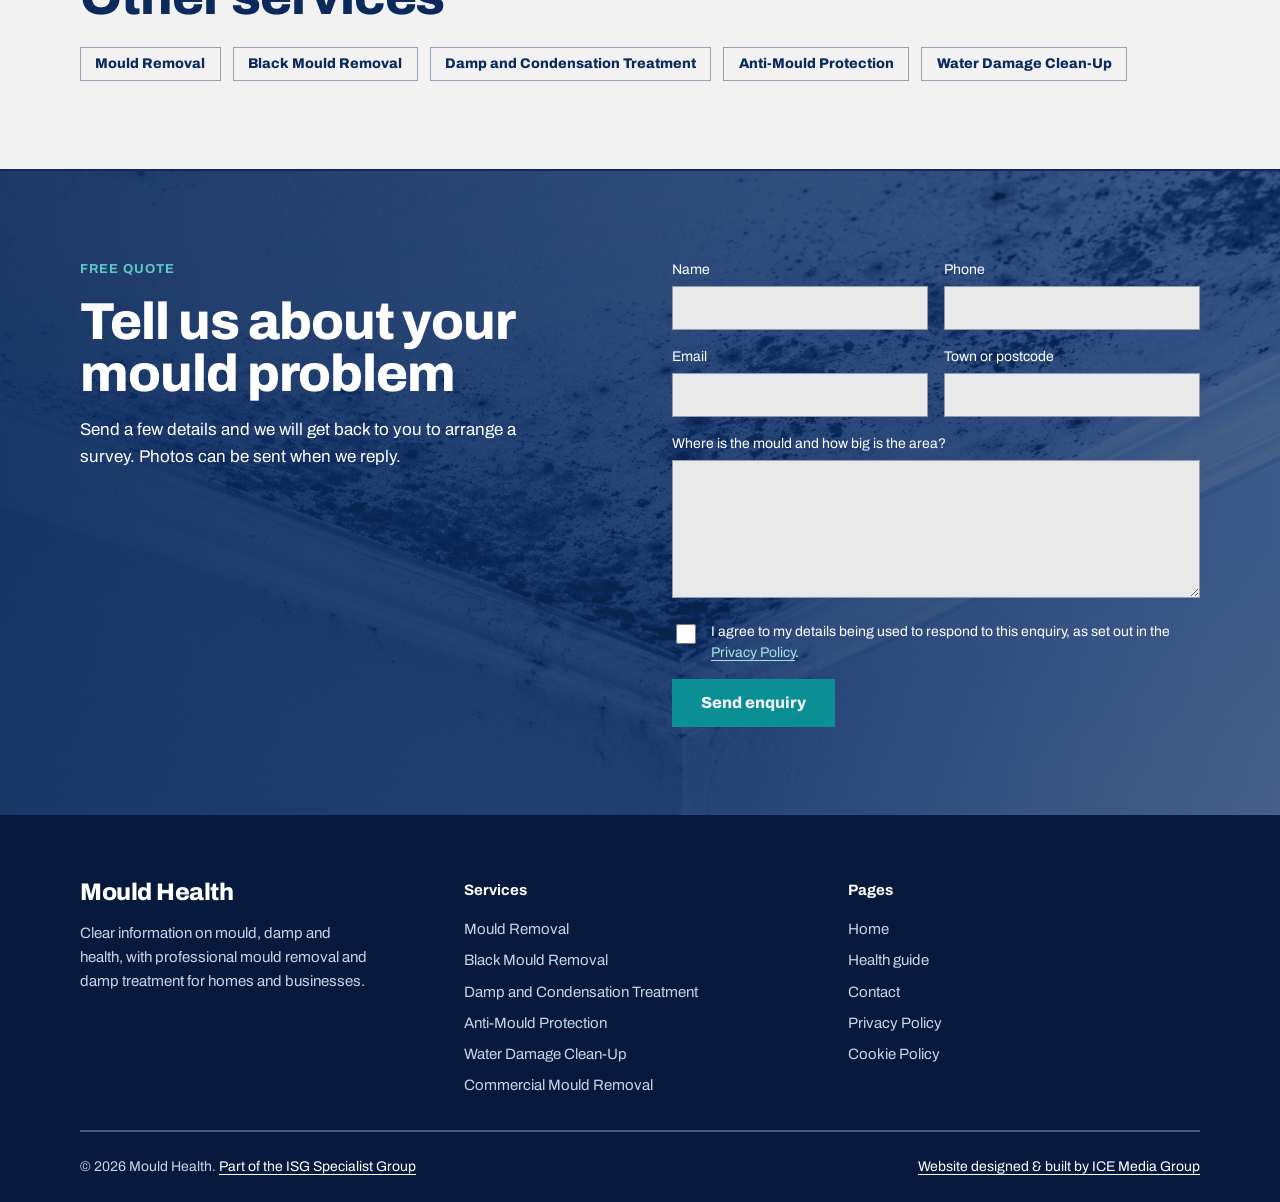
<file: Commercial-Mould-Removal.html>
<!DOCTYPE html>
<html lang="en-GB">
<head>
<meta charset="utf-8">
<title>Commercial Mould Removal | Mould Health</title>
<meta name="description" content="Mould removal for landlords, lettings agents, offices, schools and hospitality premises, scheduled around your operations.">
<meta name="viewport" content="width=device-width, initial-scale=1">
<link rel="canonical" href="https://www.mouldhealth.org.uk/Commercial-Mould-Removal">
<link rel="icon" type="image/png" href="images/favicon.png">
<link rel="apple-touch-icon" href="images/favicon.png">
<link rel="stylesheet" href="styles.css">
<script>(function(w,d,s,l,i){w[l]=w[l]||[];w[l].push({'gtm.start':new Date().getTime(),event:'gtm.js'});var f=d.getElementsByTagName(s)[0],j=d.createElement(s),dl=l!='dataLayer'?'&l='+l:'';j.async=true;j.src='https://www.googletagmanager.com/gtm.js?id='+i+dl;f.parentNode.insertBefore(j,f);})(window,document,'script','dataLayer','GTM-KS8F5RSH');</script>
</head>
<body>
<noscript><iframe src="https://www.googletagmanager.com/ns.html?id=GTM-KS8F5RSH" height="0" width="0" style="display:none;visibility:hidden"></iframe></noscript>
<div style="background:var(--color-bg);color:var(--color-text);font-family:var(--font-body)">
<header style="background:#fff;border-bottom:2px solid var(--color-divider);font-family:var(--font-body)">
<div style="max-width:1200px;margin:0 auto;padding:var(--space-3) clamp(16px,4vw,40px);display:flex;flex-wrap:wrap;align-items:center;justify-content:space-between;gap:var(--space-3) var(--space-8)">
<a href="/" aria-label="Mould Health home" style="display:block;line-height:0"><img src="images/logo.png" alt="Mould Health" width="340" height="113" style="width:clamp(200px,28vw,320px);height:auto;mix-blend-mode:multiply"></a>
<nav aria-label="Main" style="display:flex;flex-wrap:wrap;align-items:center;gap:var(--space-2) var(--space-6);font-weight:600;font-size:15px">
<details style="position:relative"><summary style="list-style:none;cursor:pointer;padding:var(--space-2) 0;color:var(--color-text);font-weight:600;font-size:15px">Services &#9662;</summary><div style="position:absolute;top:100%;left:0;z-index:20;background:#fff;border:2px solid var(--color-divider);min-width:260px;max-width:calc(100vw - 32px)"><a class="hv0" href="Mould-Removal" style="display:block;padding:var(--space-3) var(--space-4);color:var(--color-text);text-decoration:none;font-weight:600;font-size:15px">Mould Removal</a><a class="hv0" href="Black-Mould-Removal" style="display:block;padding:var(--space-3) var(--space-4);color:var(--color-text);text-decoration:none;font-weight:600;font-size:15px">Black Mould Removal</a><a class="hv0" href="Damp-and-Condensation-Treatment" style="display:block;padding:var(--space-3) var(--space-4);color:var(--color-text);text-decoration:none;font-weight:600;font-size:15px">Damp and Condensation Treatment</a><a class="hv0" href="Anti-Mould-Protection" style="display:block;padding:var(--space-3) var(--space-4);color:var(--color-text);text-decoration:none;font-weight:600;font-size:15px">Anti-Mould Protection</a><a class="hv0" href="Water-Damage-Clean-Up" style="display:block;padding:var(--space-3) var(--space-4);color:var(--color-text);text-decoration:none;font-weight:600;font-size:15px">Water Damage Clean-Up</a><a class="hv0" href="Commercial-Mould-Removal" style="display:block;padding:var(--space-3) var(--space-4);color:var(--color-text);text-decoration:none;font-weight:600;font-size:15px">Commercial Mould Removal</a></div></details>
<a class="hv1" href="/#health" style="color:var(--color-text);text-decoration:none;padding:var(--space-2) 0">Health guide</a>
<a class="hv1" href="Contact" style="color:var(--color-text);text-decoration:none;padding:var(--space-2) 0">Contact</a>
<a href="tel:02039066167" class="btn btn-primary" style="text-decoration:none;white-space:nowrap">Call 020 3906 6167</a>
</nav>
</div>
</header>
<section style="max-width:1200px;margin:0 auto;padding:clamp(40px,8vw,104px) clamp(16px,4vw,40px)">
<div style="font-size:13px;font-weight:700;letter-spacing:0.08em;text-transform:uppercase;color:var(--color-accent-700)">Services &middot; Mould Health</div>
<h1 style="font-family:var(--font-heading);font-weight:800;font-size:clamp(40px,7.5vw,88px);line-height:0.95;letter-spacing:-0.03em;margin:var(--space-4) 0 var(--space-6)">Commercial Mould Removal</h1>
<p style="font-size:clamp(17px,2vw,20px);line-height:1.6;margin:0 0 var(--space-8);max-width:52ch">Mould removal for landlords, lettings agents, offices, schools and hospitality premises, scheduled around your operations.</p>
<div style="display:flex;flex-wrap:wrap;gap:var(--space-3)"><a href="#enquiry" class="btn btn-primary" style="text-decoration:none">Get a free quote</a><a href="tel:02039066167" class="btn btn-secondary" style="text-decoration:none">Call 020 3906 6167</a></div>
</section>
<section style="border-top:2px solid var(--color-divider)"><div style="max-width:1200px;margin:0 auto;padding:clamp(40px,7vw,88px) clamp(16px,4vw,40px);display:grid;grid-template-columns:repeat(auto-fit,minmax(min(100%,320px),1fr));gap:clamp(24px,5vw,64px)">
<h2 style="font-family:var(--font-heading);font-weight:800;font-size:clamp(32px,5vw,52px);line-height:1;letter-spacing:-0.02em;margin:0">What is included</h2>
<ul style="list-style:none;margin:0;padding:0;border-top:2px solid var(--color-divider);font-size:18px;font-weight:600"><li style="padding:var(--space-4) 0;border-bottom:2px solid var(--color-divider)">Survey and written quotation</li><li style="padding:var(--space-4) 0;border-bottom:2px solid var(--color-divider)">Work scheduled to limit disruption</li><li style="padding:var(--space-4) 0;border-bottom:2px solid var(--color-divider)">Removal and treatment of mould in occupied premises</li><li style="padding:var(--space-4) 0;border-bottom:2px solid var(--color-divider)">Advice to help prevent recurrence</li></ul></div></section>
<section style="background:var(--color-surface);border-top:2px solid var(--color-divider)"><div style="max-width:1200px;margin:0 auto;padding:clamp(40px,7vw,88px) clamp(16px,4vw,40px);display:grid;grid-template-columns:repeat(auto-fit,minmax(min(100%,320px),1fr));gap:clamp(24px,5vw,64px)">
<h2 style="font-family:var(--font-heading);font-weight:800;font-size:clamp(32px,5vw,52px);line-height:1;letter-spacing:-0.02em;margin:0">Why it matters for your health</h2>
<div style="display:grid;gap:var(--space-4);align-content:start"><p style="margin:0;font-size:17px;line-height:1.7">Landlords, employers and building managers have responsibilities for the condition of their premises and the health of the people in them. Prompt, professional removal helps keep occupants safe and records the work done.</p><p style="margin:0;font-size:15px;line-height:1.6">This is general information, not medical advice. See your GP or call NHS 111 if you are worried about your health. <a href="/#health">Read the mould and health guide</a>.</p></div></div></section>
<section style="border-top:2px solid var(--color-divider)"><div style="max-width:1200px;margin:0 auto;padding:clamp(40px,7vw,88px) clamp(16px,4vw,40px)">
<h2 style="font-family:var(--font-heading);font-weight:800;font-size:clamp(32px,5vw,52px);line-height:1;letter-spacing:-0.02em;margin:0;margin-bottom:var(--space-6)">Other services</h2>
<div style="display:flex;flex-wrap:wrap;gap:var(--space-3)"><a href="Mould-Removal" class="btn btn-secondary" style="text-decoration:none">Mould Removal</a>
<a href="Black-Mould-Removal" class="btn btn-secondary" style="text-decoration:none">Black Mould Removal</a>
<a href="Damp-and-Condensation-Treatment" class="btn btn-secondary" style="text-decoration:none">Damp and Condensation Treatment</a>
<a href="Anti-Mould-Protection" class="btn btn-secondary" style="text-decoration:none">Anti-Mould Protection</a>
<a href="Water-Damage-Clean-Up" class="btn btn-secondary" style="text-decoration:none">Water Damage Clean-Up</a></div></div></section>
<section id="enquiry" style="position:relative;overflow:hidden;background:var(--color-text);border-top:2px solid var(--color-text);font-family:var(--font-body);color:#fff">
<img src="images/form-bg.png" alt="" aria-hidden="true" style="position:absolute;inset:0;width:100%;height:100%;object-fit:cover;filter:grayscale(1) contrast(1.1);opacity:.5;mix-blend-mode:luminosity">
<div aria-hidden="true" style="position:absolute;inset:0;background:linear-gradient(90deg,color-mix(in srgb,var(--color-text) 85%,transparent) 0%,color-mix(in srgb,var(--color-text) 45%,transparent) 100%)"></div>
<div style="position:relative;max-width:1200px;margin:0 auto;padding:clamp(40px,7vw,88px) clamp(16px,4vw,40px);display:grid;grid-template-columns:repeat(auto-fit,minmax(min(100%,320px),1fr));gap:clamp(24px,5vw,64px)">
<div style="display:grid;gap:var(--space-4);align-content:start">
<div style="font-size:13px;font-weight:700;letter-spacing:0.08em;text-transform:uppercase;color:var(--color-accent-400)">Free quote</div>
<h2 style="font-family:var(--font-heading);font-weight:800;font-size:clamp(32px,5vw,52px);line-height:1;letter-spacing:-0.02em;margin:0">Tell us about your mould problem</h2>
<p style="font-size:17px;line-height:1.6;margin:0;max-width:44ch">Send a few details and we will get back to you to arrange a survey. Photos can be sent when we reply.</p>
</div>
<div>
<div id="enq-sent" role="status" hidden style="padding:var(--space-6);border:2px solid var(--color-accent-400)"><h3 style="margin:0 0 var(--space-2);font-size:32px">Thank you</h3><p style="margin:0;font-size:17px;line-height:1.6">Your enquiry has been sent. We will be in touch shortly.</p></div>
<form id="enq-form" style="display:grid;grid-template-columns:repeat(auto-fit,minmax(min(100%,220px),1fr));gap:var(--space-4);align-content:start">
<div class="field"><label style="color:#fff;font-size:14px" for="f-name">Name</label><input class="input" id="f-name" name="name" type="text" required autocomplete="name" style="font-size:16px;min-height:44px"></div>
<div class="field"><label style="color:#fff;font-size:14px" for="f-phone">Phone</label><input class="input" id="f-phone" name="phone" type="tel" required autocomplete="tel" style="font-size:16px;min-height:44px"></div>
<div class="field"><label style="color:#fff;font-size:14px" for="f-email">Email</label><input class="input" id="f-email" name="email" type="email" required autocomplete="email" style="font-size:16px;min-height:44px"></div>
<div class="field"><label style="color:#fff;font-size:14px" for="f-town">Town or postcode</label><input class="input" id="f-town" name="location" type="text" required autocomplete="postal-code" style="font-size:16px;min-height:44px"></div>
<div class="field" style="grid-column:1/-1"><label style="color:#fff;font-size:14px" for="f-msg">Where is the mould and how big is the area?</label><textarea class="input" id="f-msg" name="message" rows="5" required style="font-size:16px"></textarea></div>
<input type="text" name="_honey" tabindex="-1" autocomplete="off" aria-hidden="true" style="display:none">
<label style="grid-column:1/-1;display:flex;gap:var(--space-3);align-items:flex-start;font-size:14px;line-height:1.5"><input type="checkbox" name="consent" value="yes" required style="margin-top:3px;width:20px;height:20px;flex:none;accent-color:var(--color-accent)"><span>I agree to my details being used to respond to this enquiry, as set out in the <a href="Privacy" style="color:var(--color-accent-300)">Privacy Policy</a>.</span></label>
<p id="enq-err" role="alert" hidden style="grid-column:1/-1;margin:0;font-size:15px;color:#ffd0d0">Sorry, your enquiry could not be sent. Please try again.</p>
<div style="grid-column:1/-1"><button id="enq-btn" type="submit" class="btn btn-primary" style="min-height:48px;padding:0 28px;font-size:16px">Send enquiry</button></div>
</form>
</div>
</div>
<script>
(function(){var f=document.getElementById('enq-form');if(!f)return;
f.addEventListener('submit',function(e){e.preventDefault();var fd=new FormData(f);if(fd.get('_honey'))return;
var b={_subject:'New enquiry - mouldhealth.org.uk'};fd.forEach(function(v,k){if(k!=='_honey')b[k]=v;});
var btn=document.getElementById('enq-btn');btn.disabled=true;btn.textContent='Sending...';document.getElementById('enq-err').hidden=true;
fetch('https://formspree.io/f/xaeeeeln',{method:'POST',headers:{'Content-Type':'application/json',Accept:'application/json'},body:JSON.stringify(b)})
.then(function(r){if(!r.ok)throw 0;window.location.href='thank-you.html';})
.catch(function(){btn.disabled=false;btn.textContent='Send enquiry';document.getElementById('enq-err').hidden=false;});});})();
</script>
</section>
<footer style="background:#071a3d;color:#fff;font-family:var(--font-body)">
<div style="max-width:1200px;margin:0 auto;padding:clamp(32px,6vw,64px) clamp(16px,4vw,40px) var(--space-6)">
<div style="display:grid;grid-template-columns:repeat(auto-fit,minmax(min(100%,220px),1fr));gap:var(--space-8);padding-bottom:var(--space-8);border-bottom:2px solid var(--color-neutral-700)">
<div><div style="font-family:var(--font-heading);font-weight:800;font-size:24px;letter-spacing:-0.02em;line-height:1.1">Mould Health</div>
<p style="margin:var(--space-4) 0 0;color:var(--color-neutral-300);font-size:15px;line-height:1.6;max-width:32ch">Clear information on mould, damp and health, with professional mould removal and damp treatment for homes and businesses.</p></div>
<nav aria-label="Services" style="display:flex;flex-direction:column;gap:var(--space-2);font-size:15px"><div style="font-weight:700;margin-bottom:var(--space-2)">Services</div><a class="hv3" href="Mould-Removal" style="color:var(--color-neutral-300);text-decoration:none">Mould Removal</a><a class="hv3" href="Black-Mould-Removal" style="color:var(--color-neutral-300);text-decoration:none">Black Mould Removal</a><a class="hv3" href="Damp-and-Condensation-Treatment" style="color:var(--color-neutral-300);text-decoration:none">Damp and Condensation Treatment</a><a class="hv3" href="Anti-Mould-Protection" style="color:var(--color-neutral-300);text-decoration:none">Anti-Mould Protection</a><a class="hv3" href="Water-Damage-Clean-Up" style="color:var(--color-neutral-300);text-decoration:none">Water Damage Clean-Up</a><a class="hv3" href="Commercial-Mould-Removal" style="color:var(--color-neutral-300);text-decoration:none">Commercial Mould Removal</a></nav>
<nav aria-label="Pages" style="display:flex;flex-direction:column;gap:var(--space-2);font-size:15px"><div style="font-weight:700;margin-bottom:var(--space-2)">Pages</div><a class="hv3" href="/" style="color:var(--color-neutral-300);text-decoration:none">Home</a><a class="hv3" href="/#health" style="color:var(--color-neutral-300);text-decoration:none">Health guide</a><a class="hv3" href="Contact" style="color:var(--color-neutral-300);text-decoration:none">Contact</a><a class="hv3" href="Privacy" style="color:var(--color-neutral-300);text-decoration:none">Privacy Policy</a><a class="hv3" href="Cookies" style="color:var(--color-neutral-300);text-decoration:none">Cookie Policy</a></nav>
</div>
<div style="padding-top:var(--space-6);display:flex;flex-wrap:wrap;gap:var(--space-2) var(--space-8);justify-content:space-between;font-size:14px;color:var(--color-neutral-300);line-height:1.6">
<div>&copy; 2026 Mould Health. <a href="https://www.icecleaning.co.uk/" target="_blank" rel="noopener" style="color:#fff;text-decoration:underline">Part of the ISG Specialist Group</a></div>
<div><a href="https://www.icemediagroup.co.uk" target="_blank" rel="noopener" style="color:#fff;text-decoration:underline">Website designed &amp; built by ICE Media Group</a></div>
</div></div>
</footer>
</div>
</body>
</html>
</file>
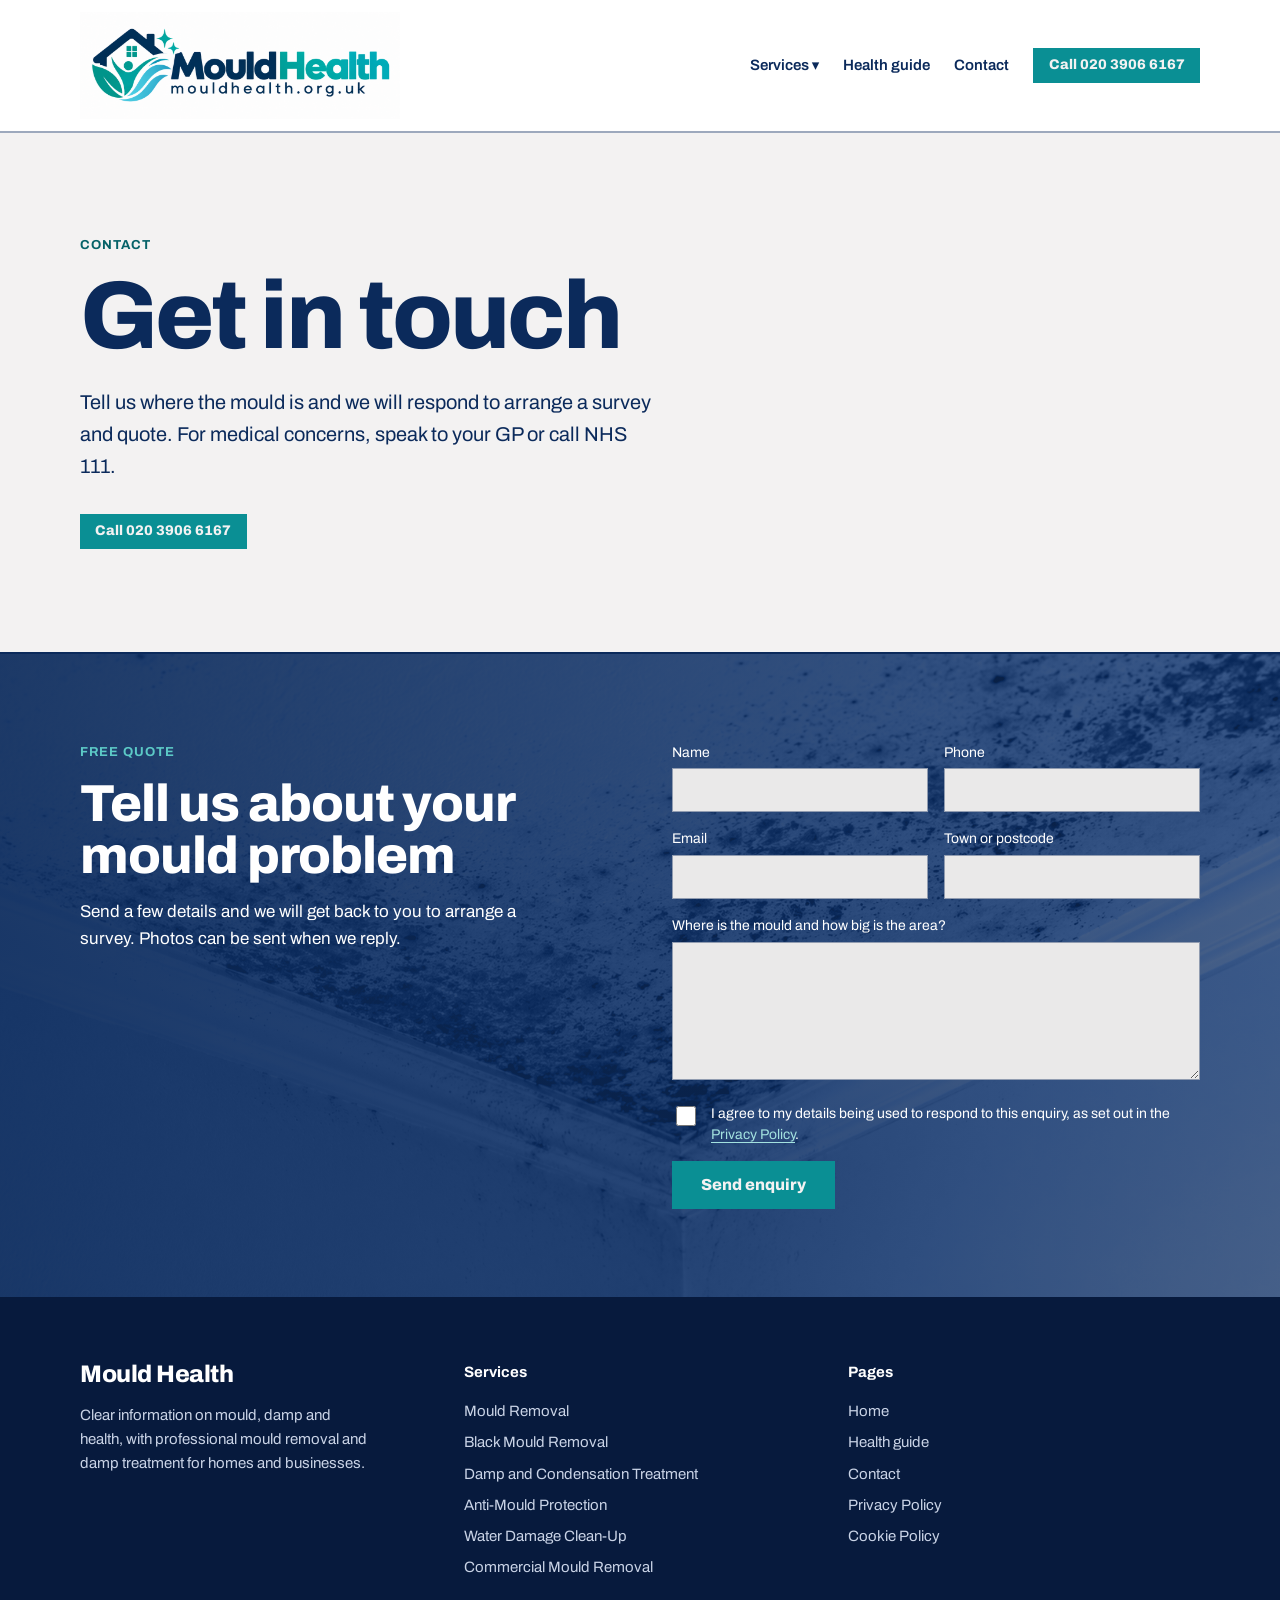
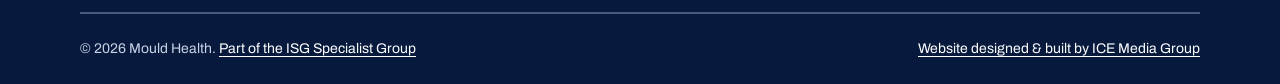
<file: Contact.html>
<!DOCTYPE html>
<html lang="en-GB">
<head>
<meta charset="utf-8">
<title>Contact Mould Health | Free Mould Removal Quote</title>
<link rel="canonical" href="https://www.mouldhealth.org.uk/Contact">
<meta name="description" content="Contact Mould Health for mould removal, damp treatment and questions about mould and your health. Send an enquiry for a free quote.">
<meta name="viewport" content="width=device-width, initial-scale=1">
<link rel="icon" type="image/png" href="images/favicon.png">
<link rel="apple-touch-icon" href="images/favicon.png">
<link rel="stylesheet" href="styles.css">
<script>(function(w,d,s,l,i){w[l]=w[l]||[];w[l].push({'gtm.start':new Date().getTime(),event:'gtm.js'});var f=d.getElementsByTagName(s)[0],j=d.createElement(s),dl=l!='dataLayer'?'&l='+l:'';j.async=true;j.src='https://www.googletagmanager.com/gtm.js?id='+i+dl;f.parentNode.insertBefore(j,f);})(window,document,'script','dataLayer','GTM-KS8F5RSH');</script>
</head>
<body>
<noscript><iframe src="https://www.googletagmanager.com/ns.html?id=GTM-KS8F5RSH" height="0" width="0" style="display:none;visibility:hidden"></iframe></noscript>
<div style="background:var(--color-bg);color:var(--color-text);font-family:var(--font-body)">
<header style="background:#fff;border-bottom:2px solid var(--color-divider);font-family:var(--font-body)">
<div style="max-width:1200px;margin:0 auto;padding:var(--space-3) clamp(16px,4vw,40px);display:flex;flex-wrap:wrap;align-items:center;justify-content:space-between;gap:var(--space-3) var(--space-8)">
<a href="/" aria-label="Mould Health home" style="display:block;line-height:0"><img src="images/logo.png" alt="Mould Health" width="340" height="113" style="width:clamp(200px,28vw,320px);height:auto;mix-blend-mode:multiply"></a>
<nav aria-label="Main" style="display:flex;flex-wrap:wrap;align-items:center;gap:var(--space-2) var(--space-6);font-weight:600;font-size:15px">
<details style="position:relative"><summary style="list-style:none;cursor:pointer;padding:var(--space-2) 0;color:var(--color-text);font-weight:600;font-size:15px">Services &#9662;</summary><div style="position:absolute;top:100%;left:0;z-index:20;background:#fff;border:2px solid var(--color-divider);min-width:260px;max-width:calc(100vw - 32px)"><a class="hv0" href="Mould-Removal" style="display:block;padding:var(--space-3) var(--space-4);color:var(--color-text);text-decoration:none;font-weight:600;font-size:15px">Mould Removal</a><a class="hv0" href="Black-Mould-Removal" style="display:block;padding:var(--space-3) var(--space-4);color:var(--color-text);text-decoration:none;font-weight:600;font-size:15px">Black Mould Removal</a><a class="hv0" href="Damp-and-Condensation-Treatment" style="display:block;padding:var(--space-3) var(--space-4);color:var(--color-text);text-decoration:none;font-weight:600;font-size:15px">Damp and Condensation Treatment</a><a class="hv0" href="Anti-Mould-Protection" style="display:block;padding:var(--space-3) var(--space-4);color:var(--color-text);text-decoration:none;font-weight:600;font-size:15px">Anti-Mould Protection</a><a class="hv0" href="Water-Damage-Clean-Up" style="display:block;padding:var(--space-3) var(--space-4);color:var(--color-text);text-decoration:none;font-weight:600;font-size:15px">Water Damage Clean-Up</a><a class="hv0" href="Commercial-Mould-Removal" style="display:block;padding:var(--space-3) var(--space-4);color:var(--color-text);text-decoration:none;font-weight:600;font-size:15px">Commercial Mould Removal</a></div></details>
<a class="hv1" href="/#health" style="color:var(--color-text);text-decoration:none;padding:var(--space-2) 0">Health guide</a>
<a class="hv1" href="Contact" style="color:var(--color-text);text-decoration:none;padding:var(--space-2) 0">Contact</a>
<a href="tel:02039066167" class="btn btn-primary" style="text-decoration:none;white-space:nowrap">Call 020 3906 6167</a>
</nav>
</div>
</header>
<section style="max-width:1200px;margin:0 auto;padding:clamp(40px,8vw,104px) clamp(16px,4vw,40px)">
<div style="font-size:13px;font-weight:700;letter-spacing:0.08em;text-transform:uppercase;color:var(--color-accent-700)">Contact</div>
<h1 style="font-family:var(--font-heading);font-weight:800;font-size:clamp(44px,8vw,96px);line-height:0.95;letter-spacing:-0.03em;margin:var(--space-4) 0 var(--space-6)">Get in touch</h1>
<p style="font-size:clamp(17px,2vw,20px);line-height:1.6;margin:0;max-width:52ch">Tell us where the mould is and we will respond to arrange a survey and quote. For medical concerns, speak to your GP or call NHS 111.</p>
<div style="margin-top:var(--space-8)"><a href="tel:02039066167" class="btn btn-primary" style="text-decoration:none">Call 020 3906 6167</a></div>
</section>
<section id="enquiry" style="position:relative;overflow:hidden;background:var(--color-text);border-top:2px solid var(--color-text);font-family:var(--font-body);color:#fff">
<img src="images/form-bg.png" alt="" aria-hidden="true" style="position:absolute;inset:0;width:100%;height:100%;object-fit:cover;filter:grayscale(1) contrast(1.1);opacity:.5;mix-blend-mode:luminosity">
<div aria-hidden="true" style="position:absolute;inset:0;background:linear-gradient(90deg,color-mix(in srgb,var(--color-text) 85%,transparent) 0%,color-mix(in srgb,var(--color-text) 45%,transparent) 100%)"></div>
<div style="position:relative;max-width:1200px;margin:0 auto;padding:clamp(40px,7vw,88px) clamp(16px,4vw,40px);display:grid;grid-template-columns:repeat(auto-fit,minmax(min(100%,320px),1fr));gap:clamp(24px,5vw,64px)">
<div style="display:grid;gap:var(--space-4);align-content:start">
<div style="font-size:13px;font-weight:700;letter-spacing:0.08em;text-transform:uppercase;color:var(--color-accent-400)">Free quote</div>
<h2 style="font-family:var(--font-heading);font-weight:800;font-size:clamp(32px,5vw,52px);line-height:1;letter-spacing:-0.02em;margin:0">Tell us about your mould problem</h2>
<p style="font-size:17px;line-height:1.6;margin:0;max-width:44ch">Send a few details and we will get back to you to arrange a survey. Photos can be sent when we reply.</p>
</div>
<div>
<div id="enq-sent" role="status" hidden style="padding:var(--space-6);border:2px solid var(--color-accent-400)"><h3 style="margin:0 0 var(--space-2);font-size:32px">Thank you</h3><p style="margin:0;font-size:17px;line-height:1.6">Your enquiry has been sent. We will be in touch shortly.</p></div>
<form id="enq-form" style="display:grid;grid-template-columns:repeat(auto-fit,minmax(min(100%,220px),1fr));gap:var(--space-4);align-content:start">
<div class="field"><label style="color:#fff;font-size:14px" for="f-name">Name</label><input class="input" id="f-name" name="name" type="text" required autocomplete="name" style="font-size:16px;min-height:44px"></div>
<div class="field"><label style="color:#fff;font-size:14px" for="f-phone">Phone</label><input class="input" id="f-phone" name="phone" type="tel" required autocomplete="tel" style="font-size:16px;min-height:44px"></div>
<div class="field"><label style="color:#fff;font-size:14px" for="f-email">Email</label><input class="input" id="f-email" name="email" type="email" required autocomplete="email" style="font-size:16px;min-height:44px"></div>
<div class="field"><label style="color:#fff;font-size:14px" for="f-town">Town or postcode</label><input class="input" id="f-town" name="location" type="text" required autocomplete="postal-code" style="font-size:16px;min-height:44px"></div>
<div class="field" style="grid-column:1/-1"><label style="color:#fff;font-size:14px" for="f-msg">Where is the mould and how big is the area?</label><textarea class="input" id="f-msg" name="message" rows="5" required style="font-size:16px"></textarea></div>
<input type="text" name="_honey" tabindex="-1" autocomplete="off" aria-hidden="true" style="display:none">
<label style="grid-column:1/-1;display:flex;gap:var(--space-3);align-items:flex-start;font-size:14px;line-height:1.5"><input type="checkbox" name="consent" value="yes" required style="margin-top:3px;width:20px;height:20px;flex:none;accent-color:var(--color-accent)"><span>I agree to my details being used to respond to this enquiry, as set out in the <a href="Privacy" style="color:var(--color-accent-300)">Privacy Policy</a>.</span></label>
<p id="enq-err" role="alert" hidden style="grid-column:1/-1;margin:0;font-size:15px;color:#ffd0d0">Sorry, your enquiry could not be sent. Please try again.</p>
<div style="grid-column:1/-1"><button id="enq-btn" type="submit" class="btn btn-primary" style="min-height:48px;padding:0 28px;font-size:16px">Send enquiry</button></div>
</form>
</div>
</div>
<script>
(function(){var f=document.getElementById('enq-form');if(!f)return;
f.addEventListener('submit',function(e){e.preventDefault();var fd=new FormData(f);if(fd.get('_honey'))return;
var b={_subject:'New enquiry - mouldhealth.org.uk'};fd.forEach(function(v,k){if(k!=='_honey')b[k]=v;});
var btn=document.getElementById('enq-btn');btn.disabled=true;btn.textContent='Sending...';document.getElementById('enq-err').hidden=true;
fetch('https://formspree.io/f/xaeeeeln',{method:'POST',headers:{'Content-Type':'application/json',Accept:'application/json'},body:JSON.stringify(b)})
.then(function(r){if(!r.ok)throw 0;window.location.href='thank-you.html';})
.catch(function(){btn.disabled=false;btn.textContent='Send enquiry';document.getElementById('enq-err').hidden=false;});});})();
</script>
</section>
<footer style="background:#071a3d;color:#fff;font-family:var(--font-body)">
<div style="max-width:1200px;margin:0 auto;padding:clamp(32px,6vw,64px) clamp(16px,4vw,40px) var(--space-6)">
<div style="display:grid;grid-template-columns:repeat(auto-fit,minmax(min(100%,220px),1fr));gap:var(--space-8);padding-bottom:var(--space-8);border-bottom:2px solid var(--color-neutral-700)">
<div><div style="font-family:var(--font-heading);font-weight:800;font-size:24px;letter-spacing:-0.02em;line-height:1.1">Mould Health</div>
<p style="margin:var(--space-4) 0 0;color:var(--color-neutral-300);font-size:15px;line-height:1.6;max-width:32ch">Clear information on mould, damp and health, with professional mould removal and damp treatment for homes and businesses.</p></div>
<nav aria-label="Services" style="display:flex;flex-direction:column;gap:var(--space-2);font-size:15px"><div style="font-weight:700;margin-bottom:var(--space-2)">Services</div><a class="hv3" href="Mould-Removal" style="color:var(--color-neutral-300);text-decoration:none">Mould Removal</a><a class="hv3" href="Black-Mould-Removal" style="color:var(--color-neutral-300);text-decoration:none">Black Mould Removal</a><a class="hv3" href="Damp-and-Condensation-Treatment" style="color:var(--color-neutral-300);text-decoration:none">Damp and Condensation Treatment</a><a class="hv3" href="Anti-Mould-Protection" style="color:var(--color-neutral-300);text-decoration:none">Anti-Mould Protection</a><a class="hv3" href="Water-Damage-Clean-Up" style="color:var(--color-neutral-300);text-decoration:none">Water Damage Clean-Up</a><a class="hv3" href="Commercial-Mould-Removal" style="color:var(--color-neutral-300);text-decoration:none">Commercial Mould Removal</a></nav>
<nav aria-label="Pages" style="display:flex;flex-direction:column;gap:var(--space-2);font-size:15px"><div style="font-weight:700;margin-bottom:var(--space-2)">Pages</div><a class="hv3" href="/" style="color:var(--color-neutral-300);text-decoration:none">Home</a><a class="hv3" href="/#health" style="color:var(--color-neutral-300);text-decoration:none">Health guide</a><a class="hv3" href="Contact" style="color:var(--color-neutral-300);text-decoration:none">Contact</a><a class="hv3" href="Privacy" style="color:var(--color-neutral-300);text-decoration:none">Privacy Policy</a><a class="hv3" href="Cookies" style="color:var(--color-neutral-300);text-decoration:none">Cookie Policy</a></nav>
</div>
<div style="padding-top:var(--space-6);display:flex;flex-wrap:wrap;gap:var(--space-2) var(--space-8);justify-content:space-between;font-size:14px;color:var(--color-neutral-300);line-height:1.6">
<div>&copy; 2026 Mould Health. <a href="https://www.icecleaning.co.uk/" target="_blank" rel="noopener" style="color:#fff;text-decoration:underline">Part of the ISG Specialist Group</a></div>
<div><a href="https://www.icemediagroup.co.uk" target="_blank" rel="noopener" style="color:#fff;text-decoration:underline">Website designed &amp; built by ICE Media Group</a></div>
</div></div>
</footer>
</div>
</body>
</html>
</file>
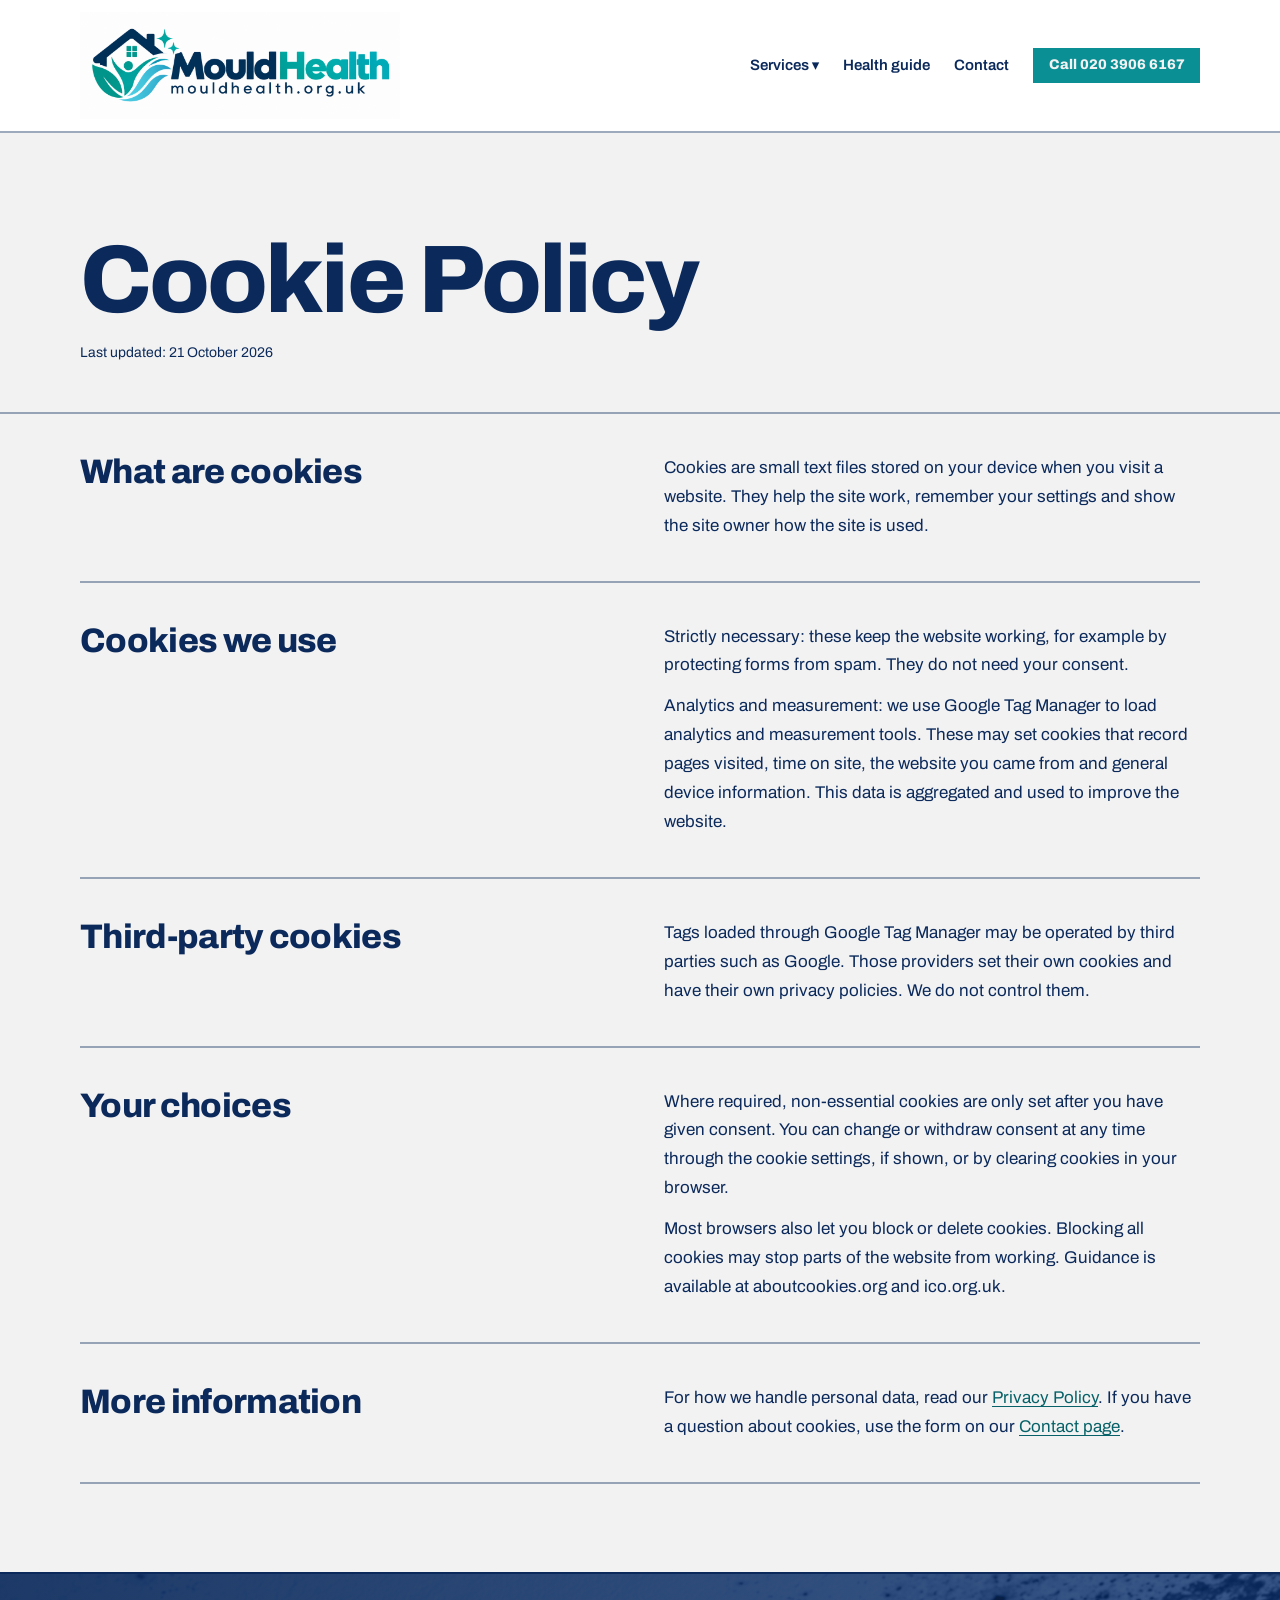
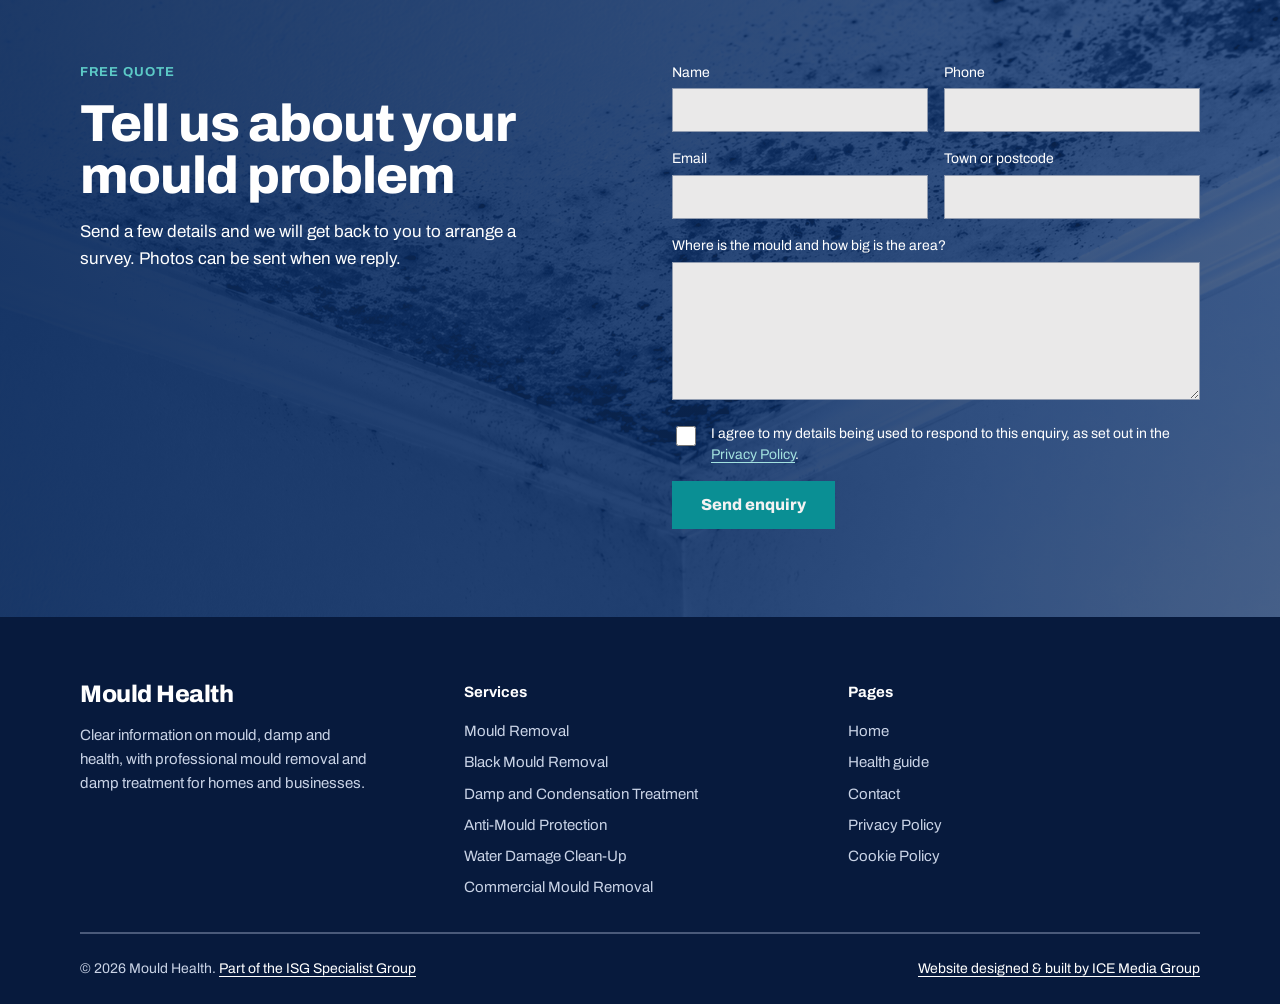
<file: Cookies.html>
<!DOCTYPE html>
<html lang="en-GB">
<head>
<meta charset="utf-8">
<title>Cookie Policy | Mould Health</title>
<link rel="canonical" href="https://www.mouldhealth.org.uk/Cookies">
<meta name="description" content="How mouldhealth.org.uk uses cookies and similar technologies, and how to control them.">
<meta name="viewport" content="width=device-width, initial-scale=1">
<link rel="icon" type="image/png" href="images/favicon.png">
<link rel="apple-touch-icon" href="images/favicon.png">
<link rel="stylesheet" href="styles.css">
<script>(function(w,d,s,l,i){w[l]=w[l]||[];w[l].push({'gtm.start':new Date().getTime(),event:'gtm.js'});var f=d.getElementsByTagName(s)[0],j=d.createElement(s),dl=l!='dataLayer'?'&l='+l:'';j.async=true;j.src='https://www.googletagmanager.com/gtm.js?id='+i+dl;f.parentNode.insertBefore(j,f);})(window,document,'script','dataLayer','GTM-KS8F5RSH');</script>
</head>
<body>
<noscript><iframe src="https://www.googletagmanager.com/ns.html?id=GTM-KS8F5RSH" height="0" width="0" style="display:none;visibility:hidden"></iframe></noscript>
<div style="background:var(--color-bg);color:var(--color-text);font-family:var(--font-body)">
<header style="background:#fff;border-bottom:2px solid var(--color-divider);font-family:var(--font-body)">
<div style="max-width:1200px;margin:0 auto;padding:var(--space-3) clamp(16px,4vw,40px);display:flex;flex-wrap:wrap;align-items:center;justify-content:space-between;gap:var(--space-3) var(--space-8)">
<a href="/" aria-label="Mould Health home" style="display:block;line-height:0"><img src="images/logo.png" alt="Mould Health" width="340" height="113" style="width:clamp(200px,28vw,320px);height:auto;mix-blend-mode:multiply"></a>
<nav aria-label="Main" style="display:flex;flex-wrap:wrap;align-items:center;gap:var(--space-2) var(--space-6);font-weight:600;font-size:15px">
<details style="position:relative"><summary style="list-style:none;cursor:pointer;padding:var(--space-2) 0;color:var(--color-text);font-weight:600;font-size:15px">Services &#9662;</summary><div style="position:absolute;top:100%;left:0;z-index:20;background:#fff;border:2px solid var(--color-divider);min-width:260px;max-width:calc(100vw - 32px)"><a class="hv0" href="Mould-Removal" style="display:block;padding:var(--space-3) var(--space-4);color:var(--color-text);text-decoration:none;font-weight:600;font-size:15px">Mould Removal</a><a class="hv0" href="Black-Mould-Removal" style="display:block;padding:var(--space-3) var(--space-4);color:var(--color-text);text-decoration:none;font-weight:600;font-size:15px">Black Mould Removal</a><a class="hv0" href="Damp-and-Condensation-Treatment" style="display:block;padding:var(--space-3) var(--space-4);color:var(--color-text);text-decoration:none;font-weight:600;font-size:15px">Damp and Condensation Treatment</a><a class="hv0" href="Anti-Mould-Protection" style="display:block;padding:var(--space-3) var(--space-4);color:var(--color-text);text-decoration:none;font-weight:600;font-size:15px">Anti-Mould Protection</a><a class="hv0" href="Water-Damage-Clean-Up" style="display:block;padding:var(--space-3) var(--space-4);color:var(--color-text);text-decoration:none;font-weight:600;font-size:15px">Water Damage Clean-Up</a><a class="hv0" href="Commercial-Mould-Removal" style="display:block;padding:var(--space-3) var(--space-4);color:var(--color-text);text-decoration:none;font-weight:600;font-size:15px">Commercial Mould Removal</a></div></details>
<a class="hv1" href="/#health" style="color:var(--color-text);text-decoration:none;padding:var(--space-2) 0">Health guide</a>
<a class="hv1" href="Contact" style="color:var(--color-text);text-decoration:none;padding:var(--space-2) 0">Contact</a>
<a href="tel:02039066167" class="btn btn-primary" style="text-decoration:none;white-space:nowrap">Call 020 3906 6167</a>
</nav>
</div>
</header>
<section style="max-width:1200px;margin:0 auto;padding:clamp(40px,8vw,104px) clamp(16px,4vw,40px) clamp(24px,4vw,48px)">
<h1 style="font-family:var(--font-heading);font-weight:800;font-size:clamp(44px,8vw,96px);line-height:0.95;letter-spacing:-0.03em;margin:0 0 var(--space-4)">Cookie Policy</h1>
<p style="margin:0;font-size:14px">Last updated: 21 October 2026</p></section>
<section style="border-top:2px solid var(--color-divider)"><div style="max-width:1200px;margin:0 auto;padding:0 clamp(16px,4vw,40px) clamp(40px,7vw,88px)">
<div style="display:grid;grid-template-columns:repeat(auto-fit,minmax(min(100%,300px),1fr));gap:clamp(16px,4vw,48px);padding:clamp(24px,4vw,40px) 0;border-bottom:2px solid var(--color-divider)"><h2 style="font-family:var(--font-heading);font-weight:800;font-size:clamp(24px,3.5vw,34px);line-height:1.05;letter-spacing:-0.02em;margin:0">What are cookies</h2><div style="display:grid;gap:var(--space-3);max-width:68ch"><p style="margin:0;font-size:17px;line-height:1.7">Cookies are small text files stored on your device when you visit a website. They help the site work, remember your settings and show the site owner how the site is used.</p></div></div>
<div style="display:grid;grid-template-columns:repeat(auto-fit,minmax(min(100%,300px),1fr));gap:clamp(16px,4vw,48px);padding:clamp(24px,4vw,40px) 0;border-bottom:2px solid var(--color-divider)"><h2 style="font-family:var(--font-heading);font-weight:800;font-size:clamp(24px,3.5vw,34px);line-height:1.05;letter-spacing:-0.02em;margin:0">Cookies we use</h2><div style="display:grid;gap:var(--space-3);max-width:68ch"><p style="margin:0;font-size:17px;line-height:1.7">Strictly necessary: these keep the website working, for example by protecting forms from spam. They do not need your consent.</p><p style="margin:0;font-size:17px;line-height:1.7">Analytics and measurement: we use Google Tag Manager to load analytics and measurement tools. These may set cookies that record pages visited, time on site, the website you came from and general device information. This data is aggregated and used to improve the website.</p></div></div>
<div style="display:grid;grid-template-columns:repeat(auto-fit,minmax(min(100%,300px),1fr));gap:clamp(16px,4vw,48px);padding:clamp(24px,4vw,40px) 0;border-bottom:2px solid var(--color-divider)"><h2 style="font-family:var(--font-heading);font-weight:800;font-size:clamp(24px,3.5vw,34px);line-height:1.05;letter-spacing:-0.02em;margin:0">Third-party cookies</h2><div style="display:grid;gap:var(--space-3);max-width:68ch"><p style="margin:0;font-size:17px;line-height:1.7">Tags loaded through Google Tag Manager may be operated by third parties such as Google. Those providers set their own cookies and have their own privacy policies. We do not control them.</p></div></div>
<div style="display:grid;grid-template-columns:repeat(auto-fit,minmax(min(100%,300px),1fr));gap:clamp(16px,4vw,48px);padding:clamp(24px,4vw,40px) 0;border-bottom:2px solid var(--color-divider)"><h2 style="font-family:var(--font-heading);font-weight:800;font-size:clamp(24px,3.5vw,34px);line-height:1.05;letter-spacing:-0.02em;margin:0">Your choices</h2><div style="display:grid;gap:var(--space-3);max-width:68ch"><p style="margin:0;font-size:17px;line-height:1.7">Where required, non-essential cookies are only set after you have given consent. You can change or withdraw consent at any time through the cookie settings, if shown, or by clearing cookies in your browser.</p><p style="margin:0;font-size:17px;line-height:1.7">Most browsers also let you block or delete cookies. Blocking all cookies may stop parts of the website from working. Guidance is available at aboutcookies.org and ico.org.uk.</p></div></div>
<div style="display:grid;grid-template-columns:repeat(auto-fit,minmax(min(100%,300px),1fr));gap:clamp(16px,4vw,48px);padding:clamp(24px,4vw,40px) 0;border-bottom:2px solid var(--color-divider)"><h2 style="font-family:var(--font-heading);font-weight:800;font-size:clamp(24px,3.5vw,34px);line-height:1.05;letter-spacing:-0.02em;margin:0">More information</h2><div style="display:grid;gap:var(--space-3);max-width:68ch"><p style="margin:0;font-size:17px;line-height:1.7">For how we handle personal data, read our <a href="Privacy">Privacy Policy</a>. If you have a question about cookies, use the form on our <a href="Contact">Contact page</a>.</p></div></div>
</div></section>
<section id="enquiry" style="position:relative;overflow:hidden;background:var(--color-text);border-top:2px solid var(--color-text);font-family:var(--font-body);color:#fff">
<img src="images/form-bg.png" alt="" aria-hidden="true" style="position:absolute;inset:0;width:100%;height:100%;object-fit:cover;filter:grayscale(1) contrast(1.1);opacity:.5;mix-blend-mode:luminosity">
<div aria-hidden="true" style="position:absolute;inset:0;background:linear-gradient(90deg,color-mix(in srgb,var(--color-text) 85%,transparent) 0%,color-mix(in srgb,var(--color-text) 45%,transparent) 100%)"></div>
<div style="position:relative;max-width:1200px;margin:0 auto;padding:clamp(40px,7vw,88px) clamp(16px,4vw,40px);display:grid;grid-template-columns:repeat(auto-fit,minmax(min(100%,320px),1fr));gap:clamp(24px,5vw,64px)">
<div style="display:grid;gap:var(--space-4);align-content:start">
<div style="font-size:13px;font-weight:700;letter-spacing:0.08em;text-transform:uppercase;color:var(--color-accent-400)">Free quote</div>
<h2 style="font-family:var(--font-heading);font-weight:800;font-size:clamp(32px,5vw,52px);line-height:1;letter-spacing:-0.02em;margin:0">Tell us about your mould problem</h2>
<p style="font-size:17px;line-height:1.6;margin:0;max-width:44ch">Send a few details and we will get back to you to arrange a survey. Photos can be sent when we reply.</p>
</div>
<div>
<div id="enq-sent" role="status" hidden style="padding:var(--space-6);border:2px solid var(--color-accent-400)"><h3 style="margin:0 0 var(--space-2);font-size:32px">Thank you</h3><p style="margin:0;font-size:17px;line-height:1.6">Your enquiry has been sent. We will be in touch shortly.</p></div>
<form id="enq-form" style="display:grid;grid-template-columns:repeat(auto-fit,minmax(min(100%,220px),1fr));gap:var(--space-4);align-content:start">
<div class="field"><label style="color:#fff;font-size:14px" for="f-name">Name</label><input class="input" id="f-name" name="name" type="text" required autocomplete="name" style="font-size:16px;min-height:44px"></div>
<div class="field"><label style="color:#fff;font-size:14px" for="f-phone">Phone</label><input class="input" id="f-phone" name="phone" type="tel" required autocomplete="tel" style="font-size:16px;min-height:44px"></div>
<div class="field"><label style="color:#fff;font-size:14px" for="f-email">Email</label><input class="input" id="f-email" name="email" type="email" required autocomplete="email" style="font-size:16px;min-height:44px"></div>
<div class="field"><label style="color:#fff;font-size:14px" for="f-town">Town or postcode</label><input class="input" id="f-town" name="location" type="text" required autocomplete="postal-code" style="font-size:16px;min-height:44px"></div>
<div class="field" style="grid-column:1/-1"><label style="color:#fff;font-size:14px" for="f-msg">Where is the mould and how big is the area?</label><textarea class="input" id="f-msg" name="message" rows="5" required style="font-size:16px"></textarea></div>
<input type="text" name="_honey" tabindex="-1" autocomplete="off" aria-hidden="true" style="display:none">
<label style="grid-column:1/-1;display:flex;gap:var(--space-3);align-items:flex-start;font-size:14px;line-height:1.5"><input type="checkbox" name="consent" value="yes" required style="margin-top:3px;width:20px;height:20px;flex:none;accent-color:var(--color-accent)"><span>I agree to my details being used to respond to this enquiry, as set out in the <a href="Privacy" style="color:var(--color-accent-300)">Privacy Policy</a>.</span></label>
<p id="enq-err" role="alert" hidden style="grid-column:1/-1;margin:0;font-size:15px;color:#ffd0d0">Sorry, your enquiry could not be sent. Please try again.</p>
<div style="grid-column:1/-1"><button id="enq-btn" type="submit" class="btn btn-primary" style="min-height:48px;padding:0 28px;font-size:16px">Send enquiry</button></div>
</form>
</div>
</div>
<script>
(function(){var f=document.getElementById('enq-form');if(!f)return;
f.addEventListener('submit',function(e){e.preventDefault();var fd=new FormData(f);if(fd.get('_honey'))return;
var b={_subject:'New enquiry - mouldhealth.org.uk'};fd.forEach(function(v,k){if(k!=='_honey')b[k]=v;});
var btn=document.getElementById('enq-btn');btn.disabled=true;btn.textContent='Sending...';document.getElementById('enq-err').hidden=true;
fetch('https://formspree.io/f/xaeeeeln',{method:'POST',headers:{'Content-Type':'application/json',Accept:'application/json'},body:JSON.stringify(b)})
.then(function(r){if(!r.ok)throw 0;window.location.href='thank-you.html';})
.catch(function(){btn.disabled=false;btn.textContent='Send enquiry';document.getElementById('enq-err').hidden=false;});});})();
</script>
</section>
<footer style="background:#071a3d;color:#fff;font-family:var(--font-body)">
<div style="max-width:1200px;margin:0 auto;padding:clamp(32px,6vw,64px) clamp(16px,4vw,40px) var(--space-6)">
<div style="display:grid;grid-template-columns:repeat(auto-fit,minmax(min(100%,220px),1fr));gap:var(--space-8);padding-bottom:var(--space-8);border-bottom:2px solid var(--color-neutral-700)">
<div><div style="font-family:var(--font-heading);font-weight:800;font-size:24px;letter-spacing:-0.02em;line-height:1.1">Mould Health</div>
<p style="margin:var(--space-4) 0 0;color:var(--color-neutral-300);font-size:15px;line-height:1.6;max-width:32ch">Clear information on mould, damp and health, with professional mould removal and damp treatment for homes and businesses.</p></div>
<nav aria-label="Services" style="display:flex;flex-direction:column;gap:var(--space-2);font-size:15px"><div style="font-weight:700;margin-bottom:var(--space-2)">Services</div><a class="hv3" href="Mould-Removal" style="color:var(--color-neutral-300);text-decoration:none">Mould Removal</a><a class="hv3" href="Black-Mould-Removal" style="color:var(--color-neutral-300);text-decoration:none">Black Mould Removal</a><a class="hv3" href="Damp-and-Condensation-Treatment" style="color:var(--color-neutral-300);text-decoration:none">Damp and Condensation Treatment</a><a class="hv3" href="Anti-Mould-Protection" style="color:var(--color-neutral-300);text-decoration:none">Anti-Mould Protection</a><a class="hv3" href="Water-Damage-Clean-Up" style="color:var(--color-neutral-300);text-decoration:none">Water Damage Clean-Up</a><a class="hv3" href="Commercial-Mould-Removal" style="color:var(--color-neutral-300);text-decoration:none">Commercial Mould Removal</a></nav>
<nav aria-label="Pages" style="display:flex;flex-direction:column;gap:var(--space-2);font-size:15px"><div style="font-weight:700;margin-bottom:var(--space-2)">Pages</div><a class="hv3" href="/" style="color:var(--color-neutral-300);text-decoration:none">Home</a><a class="hv3" href="/#health" style="color:var(--color-neutral-300);text-decoration:none">Health guide</a><a class="hv3" href="Contact" style="color:var(--color-neutral-300);text-decoration:none">Contact</a><a class="hv3" href="Privacy" style="color:var(--color-neutral-300);text-decoration:none">Privacy Policy</a><a class="hv3" href="Cookies" style="color:var(--color-neutral-300);text-decoration:none">Cookie Policy</a></nav>
</div>
<div style="padding-top:var(--space-6);display:flex;flex-wrap:wrap;gap:var(--space-2) var(--space-8);justify-content:space-between;font-size:14px;color:var(--color-neutral-300);line-height:1.6">
<div>&copy; 2026 Mould Health. <a href="https://www.icecleaning.co.uk/" target="_blank" rel="noopener" style="color:#fff;text-decoration:underline">Part of the ISG Specialist Group</a></div>
<div><a href="https://www.icemediagroup.co.uk" target="_blank" rel="noopener" style="color:#fff;text-decoration:underline">Website designed &amp; built by ICE Media Group</a></div>
</div></div>
</footer>
</div>
</body>
</html>
</file>
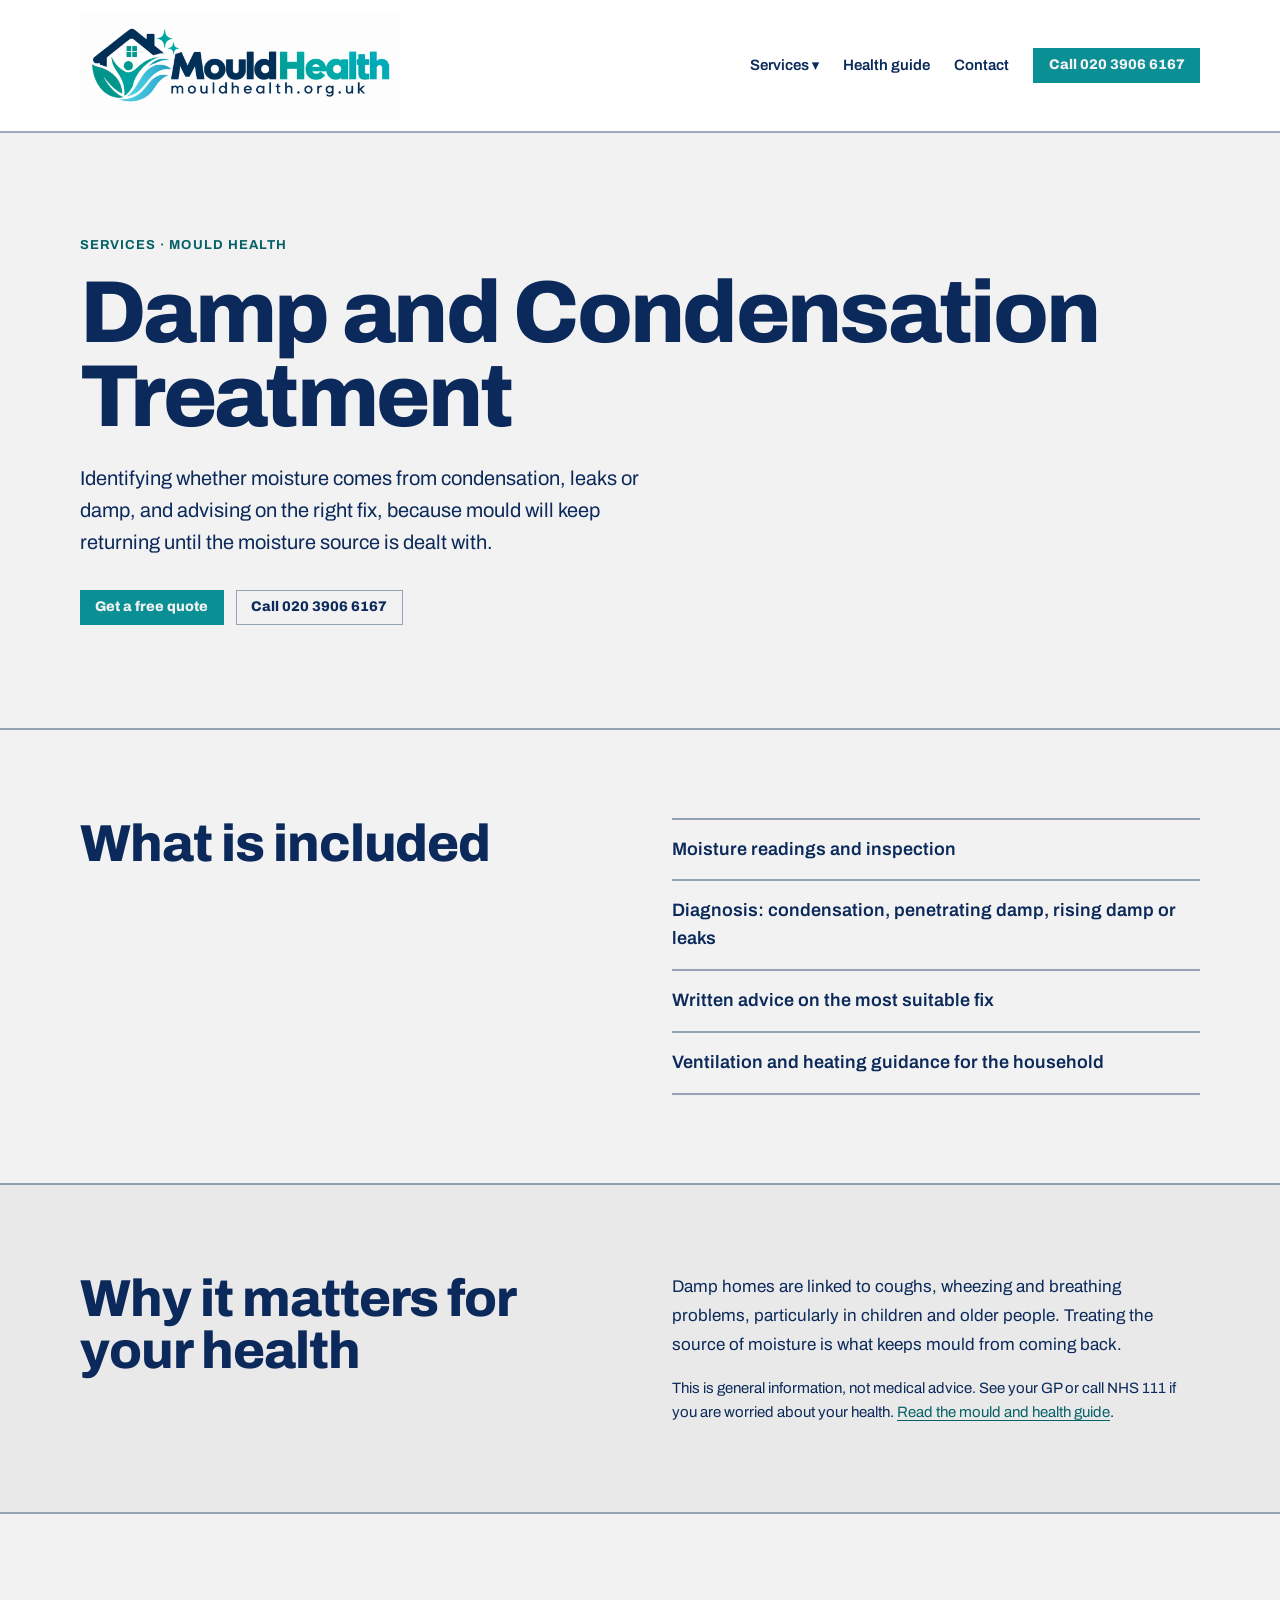
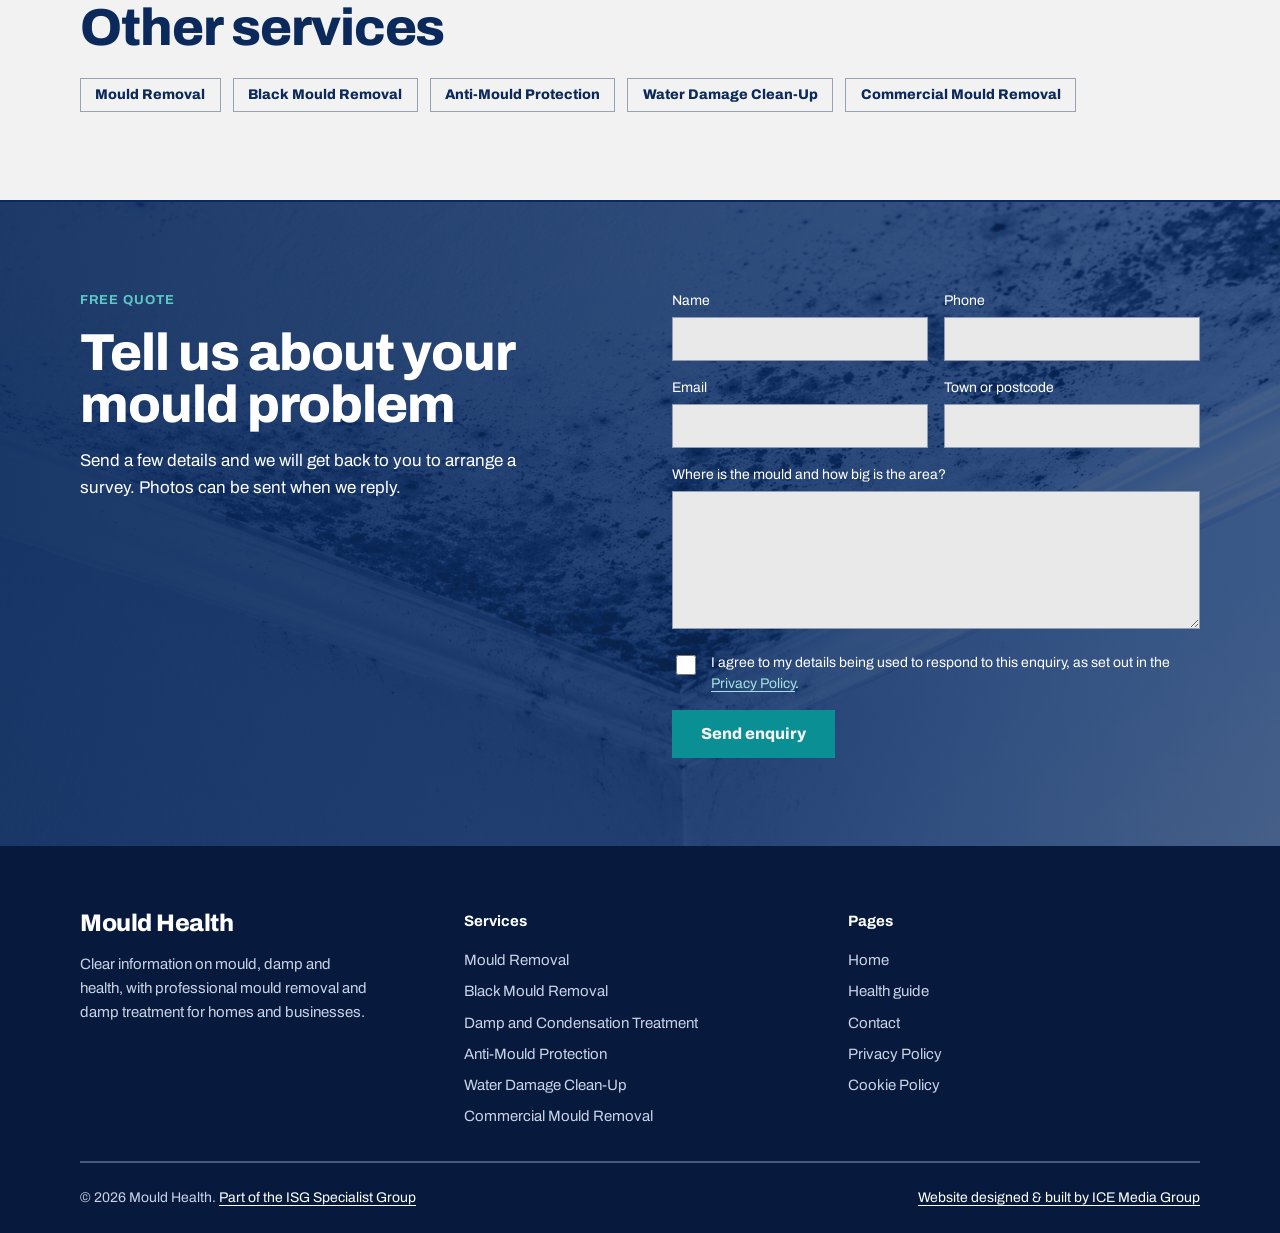
<file: Damp-and-Condensation-Treatment.html>
<!DOCTYPE html>
<html lang="en-GB">
<head>
<meta charset="utf-8">
<title>Damp and Condensation Treatment | Mould Health</title>
<meta name="description" content="Identifying whether moisture comes from condensation, leaks or damp, and advising on the right fix, because mould will keep returning until the moisture source is dealt with.">
<meta name="viewport" content="width=device-width, initial-scale=1">
<link rel="canonical" href="https://www.mouldhealth.org.uk/Damp-and-Condensation-Treatment">
<link rel="icon" type="image/png" href="images/favicon.png">
<link rel="apple-touch-icon" href="images/favicon.png">
<link rel="stylesheet" href="styles.css">
<script>(function(w,d,s,l,i){w[l]=w[l]||[];w[l].push({'gtm.start':new Date().getTime(),event:'gtm.js'});var f=d.getElementsByTagName(s)[0],j=d.createElement(s),dl=l!='dataLayer'?'&l='+l:'';j.async=true;j.src='https://www.googletagmanager.com/gtm.js?id='+i+dl;f.parentNode.insertBefore(j,f);})(window,document,'script','dataLayer','GTM-KS8F5RSH');</script>
</head>
<body>
<noscript><iframe src="https://www.googletagmanager.com/ns.html?id=GTM-KS8F5RSH" height="0" width="0" style="display:none;visibility:hidden"></iframe></noscript>
<div style="background:var(--color-bg);color:var(--color-text);font-family:var(--font-body)">
<header style="background:#fff;border-bottom:2px solid var(--color-divider);font-family:var(--font-body)">
<div style="max-width:1200px;margin:0 auto;padding:var(--space-3) clamp(16px,4vw,40px);display:flex;flex-wrap:wrap;align-items:center;justify-content:space-between;gap:var(--space-3) var(--space-8)">
<a href="/" aria-label="Mould Health home" style="display:block;line-height:0"><img src="images/logo.png" alt="Mould Health" width="340" height="113" style="width:clamp(200px,28vw,320px);height:auto;mix-blend-mode:multiply"></a>
<nav aria-label="Main" style="display:flex;flex-wrap:wrap;align-items:center;gap:var(--space-2) var(--space-6);font-weight:600;font-size:15px">
<details style="position:relative"><summary style="list-style:none;cursor:pointer;padding:var(--space-2) 0;color:var(--color-text);font-weight:600;font-size:15px">Services &#9662;</summary><div style="position:absolute;top:100%;left:0;z-index:20;background:#fff;border:2px solid var(--color-divider);min-width:260px;max-width:calc(100vw - 32px)"><a class="hv0" href="Mould-Removal" style="display:block;padding:var(--space-3) var(--space-4);color:var(--color-text);text-decoration:none;font-weight:600;font-size:15px">Mould Removal</a><a class="hv0" href="Black-Mould-Removal" style="display:block;padding:var(--space-3) var(--space-4);color:var(--color-text);text-decoration:none;font-weight:600;font-size:15px">Black Mould Removal</a><a class="hv0" href="Damp-and-Condensation-Treatment" style="display:block;padding:var(--space-3) var(--space-4);color:var(--color-text);text-decoration:none;font-weight:600;font-size:15px">Damp and Condensation Treatment</a><a class="hv0" href="Anti-Mould-Protection" style="display:block;padding:var(--space-3) var(--space-4);color:var(--color-text);text-decoration:none;font-weight:600;font-size:15px">Anti-Mould Protection</a><a class="hv0" href="Water-Damage-Clean-Up" style="display:block;padding:var(--space-3) var(--space-4);color:var(--color-text);text-decoration:none;font-weight:600;font-size:15px">Water Damage Clean-Up</a><a class="hv0" href="Commercial-Mould-Removal" style="display:block;padding:var(--space-3) var(--space-4);color:var(--color-text);text-decoration:none;font-weight:600;font-size:15px">Commercial Mould Removal</a></div></details>
<a class="hv1" href="/#health" style="color:var(--color-text);text-decoration:none;padding:var(--space-2) 0">Health guide</a>
<a class="hv1" href="Contact" style="color:var(--color-text);text-decoration:none;padding:var(--space-2) 0">Contact</a>
<a href="tel:02039066167" class="btn btn-primary" style="text-decoration:none;white-space:nowrap">Call 020 3906 6167</a>
</nav>
</div>
</header>
<section style="max-width:1200px;margin:0 auto;padding:clamp(40px,8vw,104px) clamp(16px,4vw,40px)">
<div style="font-size:13px;font-weight:700;letter-spacing:0.08em;text-transform:uppercase;color:var(--color-accent-700)">Services &middot; Mould Health</div>
<h1 style="font-family:var(--font-heading);font-weight:800;font-size:clamp(40px,7.5vw,88px);line-height:0.95;letter-spacing:-0.03em;margin:var(--space-4) 0 var(--space-6)">Damp and Condensation Treatment</h1>
<p style="font-size:clamp(17px,2vw,20px);line-height:1.6;margin:0 0 var(--space-8);max-width:52ch">Identifying whether moisture comes from condensation, leaks or damp, and advising on the right fix, because mould will keep returning until the moisture source is dealt with.</p>
<div style="display:flex;flex-wrap:wrap;gap:var(--space-3)"><a href="#enquiry" class="btn btn-primary" style="text-decoration:none">Get a free quote</a><a href="tel:02039066167" class="btn btn-secondary" style="text-decoration:none">Call 020 3906 6167</a></div>
</section>
<section style="border-top:2px solid var(--color-divider)"><div style="max-width:1200px;margin:0 auto;padding:clamp(40px,7vw,88px) clamp(16px,4vw,40px);display:grid;grid-template-columns:repeat(auto-fit,minmax(min(100%,320px),1fr));gap:clamp(24px,5vw,64px)">
<h2 style="font-family:var(--font-heading);font-weight:800;font-size:clamp(32px,5vw,52px);line-height:1;letter-spacing:-0.02em;margin:0">What is included</h2>
<ul style="list-style:none;margin:0;padding:0;border-top:2px solid var(--color-divider);font-size:18px;font-weight:600"><li style="padding:var(--space-4) 0;border-bottom:2px solid var(--color-divider)">Moisture readings and inspection</li><li style="padding:var(--space-4) 0;border-bottom:2px solid var(--color-divider)">Diagnosis: condensation, penetrating damp, rising damp or leaks</li><li style="padding:var(--space-4) 0;border-bottom:2px solid var(--color-divider)">Written advice on the most suitable fix</li><li style="padding:var(--space-4) 0;border-bottom:2px solid var(--color-divider)">Ventilation and heating guidance for the household</li></ul></div></section>
<section style="background:var(--color-surface);border-top:2px solid var(--color-divider)"><div style="max-width:1200px;margin:0 auto;padding:clamp(40px,7vw,88px) clamp(16px,4vw,40px);display:grid;grid-template-columns:repeat(auto-fit,minmax(min(100%,320px),1fr));gap:clamp(24px,5vw,64px)">
<h2 style="font-family:var(--font-heading);font-weight:800;font-size:clamp(32px,5vw,52px);line-height:1;letter-spacing:-0.02em;margin:0">Why it matters for your health</h2>
<div style="display:grid;gap:var(--space-4);align-content:start"><p style="margin:0;font-size:17px;line-height:1.7">Damp homes are linked to coughs, wheezing and breathing problems, particularly in children and older people. Treating the source of moisture is what keeps mould from coming back.</p><p style="margin:0;font-size:15px;line-height:1.6">This is general information, not medical advice. See your GP or call NHS 111 if you are worried about your health. <a href="/#health">Read the mould and health guide</a>.</p></div></div></section>
<section style="border-top:2px solid var(--color-divider)"><div style="max-width:1200px;margin:0 auto;padding:clamp(40px,7vw,88px) clamp(16px,4vw,40px)">
<h2 style="font-family:var(--font-heading);font-weight:800;font-size:clamp(32px,5vw,52px);line-height:1;letter-spacing:-0.02em;margin:0;margin-bottom:var(--space-6)">Other services</h2>
<div style="display:flex;flex-wrap:wrap;gap:var(--space-3)"><a href="Mould-Removal" class="btn btn-secondary" style="text-decoration:none">Mould Removal</a>
<a href="Black-Mould-Removal" class="btn btn-secondary" style="text-decoration:none">Black Mould Removal</a>
<a href="Anti-Mould-Protection" class="btn btn-secondary" style="text-decoration:none">Anti-Mould Protection</a>
<a href="Water-Damage-Clean-Up" class="btn btn-secondary" style="text-decoration:none">Water Damage Clean-Up</a>
<a href="Commercial-Mould-Removal" class="btn btn-secondary" style="text-decoration:none">Commercial Mould Removal</a></div></div></section>
<section id="enquiry" style="position:relative;overflow:hidden;background:var(--color-text);border-top:2px solid var(--color-text);font-family:var(--font-body);color:#fff">
<img src="images/form-bg.png" alt="" aria-hidden="true" style="position:absolute;inset:0;width:100%;height:100%;object-fit:cover;filter:grayscale(1) contrast(1.1);opacity:.5;mix-blend-mode:luminosity">
<div aria-hidden="true" style="position:absolute;inset:0;background:linear-gradient(90deg,color-mix(in srgb,var(--color-text) 85%,transparent) 0%,color-mix(in srgb,var(--color-text) 45%,transparent) 100%)"></div>
<div style="position:relative;max-width:1200px;margin:0 auto;padding:clamp(40px,7vw,88px) clamp(16px,4vw,40px);display:grid;grid-template-columns:repeat(auto-fit,minmax(min(100%,320px),1fr));gap:clamp(24px,5vw,64px)">
<div style="display:grid;gap:var(--space-4);align-content:start">
<div style="font-size:13px;font-weight:700;letter-spacing:0.08em;text-transform:uppercase;color:var(--color-accent-400)">Free quote</div>
<h2 style="font-family:var(--font-heading);font-weight:800;font-size:clamp(32px,5vw,52px);line-height:1;letter-spacing:-0.02em;margin:0">Tell us about your mould problem</h2>
<p style="font-size:17px;line-height:1.6;margin:0;max-width:44ch">Send a few details and we will get back to you to arrange a survey. Photos can be sent when we reply.</p>
</div>
<div>
<div id="enq-sent" role="status" hidden style="padding:var(--space-6);border:2px solid var(--color-accent-400)"><h3 style="margin:0 0 var(--space-2);font-size:32px">Thank you</h3><p style="margin:0;font-size:17px;line-height:1.6">Your enquiry has been sent. We will be in touch shortly.</p></div>
<form id="enq-form" style="display:grid;grid-template-columns:repeat(auto-fit,minmax(min(100%,220px),1fr));gap:var(--space-4);align-content:start">
<div class="field"><label style="color:#fff;font-size:14px" for="f-name">Name</label><input class="input" id="f-name" name="name" type="text" required autocomplete="name" style="font-size:16px;min-height:44px"></div>
<div class="field"><label style="color:#fff;font-size:14px" for="f-phone">Phone</label><input class="input" id="f-phone" name="phone" type="tel" required autocomplete="tel" style="font-size:16px;min-height:44px"></div>
<div class="field"><label style="color:#fff;font-size:14px" for="f-email">Email</label><input class="input" id="f-email" name="email" type="email" required autocomplete="email" style="font-size:16px;min-height:44px"></div>
<div class="field"><label style="color:#fff;font-size:14px" for="f-town">Town or postcode</label><input class="input" id="f-town" name="location" type="text" required autocomplete="postal-code" style="font-size:16px;min-height:44px"></div>
<div class="field" style="grid-column:1/-1"><label style="color:#fff;font-size:14px" for="f-msg">Where is the mould and how big is the area?</label><textarea class="input" id="f-msg" name="message" rows="5" required style="font-size:16px"></textarea></div>
<input type="text" name="_honey" tabindex="-1" autocomplete="off" aria-hidden="true" style="display:none">
<label style="grid-column:1/-1;display:flex;gap:var(--space-3);align-items:flex-start;font-size:14px;line-height:1.5"><input type="checkbox" name="consent" value="yes" required style="margin-top:3px;width:20px;height:20px;flex:none;accent-color:var(--color-accent)"><span>I agree to my details being used to respond to this enquiry, as set out in the <a href="Privacy" style="color:var(--color-accent-300)">Privacy Policy</a>.</span></label>
<p id="enq-err" role="alert" hidden style="grid-column:1/-1;margin:0;font-size:15px;color:#ffd0d0">Sorry, your enquiry could not be sent. Please try again.</p>
<div style="grid-column:1/-1"><button id="enq-btn" type="submit" class="btn btn-primary" style="min-height:48px;padding:0 28px;font-size:16px">Send enquiry</button></div>
</form>
</div>
</div>
<script>
(function(){var f=document.getElementById('enq-form');if(!f)return;
f.addEventListener('submit',function(e){e.preventDefault();var fd=new FormData(f);if(fd.get('_honey'))return;
var b={_subject:'New enquiry - mouldhealth.org.uk'};fd.forEach(function(v,k){if(k!=='_honey')b[k]=v;});
var btn=document.getElementById('enq-btn');btn.disabled=true;btn.textContent='Sending...';document.getElementById('enq-err').hidden=true;
fetch('https://formspree.io/f/xaeeeeln',{method:'POST',headers:{'Content-Type':'application/json',Accept:'application/json'},body:JSON.stringify(b)})
.then(function(r){if(!r.ok)throw 0;window.location.href='thank-you.html';})
.catch(function(){btn.disabled=false;btn.textContent='Send enquiry';document.getElementById('enq-err').hidden=false;});});})();
</script>
</section>
<footer style="background:#071a3d;color:#fff;font-family:var(--font-body)">
<div style="max-width:1200px;margin:0 auto;padding:clamp(32px,6vw,64px) clamp(16px,4vw,40px) var(--space-6)">
<div style="display:grid;grid-template-columns:repeat(auto-fit,minmax(min(100%,220px),1fr));gap:var(--space-8);padding-bottom:var(--space-8);border-bottom:2px solid var(--color-neutral-700)">
<div><div style="font-family:var(--font-heading);font-weight:800;font-size:24px;letter-spacing:-0.02em;line-height:1.1">Mould Health</div>
<p style="margin:var(--space-4) 0 0;color:var(--color-neutral-300);font-size:15px;line-height:1.6;max-width:32ch">Clear information on mould, damp and health, with professional mould removal and damp treatment for homes and businesses.</p></div>
<nav aria-label="Services" style="display:flex;flex-direction:column;gap:var(--space-2);font-size:15px"><div style="font-weight:700;margin-bottom:var(--space-2)">Services</div><a class="hv3" href="Mould-Removal" style="color:var(--color-neutral-300);text-decoration:none">Mould Removal</a><a class="hv3" href="Black-Mould-Removal" style="color:var(--color-neutral-300);text-decoration:none">Black Mould Removal</a><a class="hv3" href="Damp-and-Condensation-Treatment" style="color:var(--color-neutral-300);text-decoration:none">Damp and Condensation Treatment</a><a class="hv3" href="Anti-Mould-Protection" style="color:var(--color-neutral-300);text-decoration:none">Anti-Mould Protection</a><a class="hv3" href="Water-Damage-Clean-Up" style="color:var(--color-neutral-300);text-decoration:none">Water Damage Clean-Up</a><a class="hv3" href="Commercial-Mould-Removal" style="color:var(--color-neutral-300);text-decoration:none">Commercial Mould Removal</a></nav>
<nav aria-label="Pages" style="display:flex;flex-direction:column;gap:var(--space-2);font-size:15px"><div style="font-weight:700;margin-bottom:var(--space-2)">Pages</div><a class="hv3" href="/" style="color:var(--color-neutral-300);text-decoration:none">Home</a><a class="hv3" href="/#health" style="color:var(--color-neutral-300);text-decoration:none">Health guide</a><a class="hv3" href="Contact" style="color:var(--color-neutral-300);text-decoration:none">Contact</a><a class="hv3" href="Privacy" style="color:var(--color-neutral-300);text-decoration:none">Privacy Policy</a><a class="hv3" href="Cookies" style="color:var(--color-neutral-300);text-decoration:none">Cookie Policy</a></nav>
</div>
<div style="padding-top:var(--space-6);display:flex;flex-wrap:wrap;gap:var(--space-2) var(--space-8);justify-content:space-between;font-size:14px;color:var(--color-neutral-300);line-height:1.6">
<div>&copy; 2026 Mould Health. <a href="https://www.icecleaning.co.uk/" target="_blank" rel="noopener" style="color:#fff;text-decoration:underline">Part of the ISG Specialist Group</a></div>
<div><a href="https://www.icemediagroup.co.uk" target="_blank" rel="noopener" style="color:#fff;text-decoration:underline">Website designed &amp; built by ICE Media Group</a></div>
</div></div>
</footer>
</div>
</body>
</html>
</file>
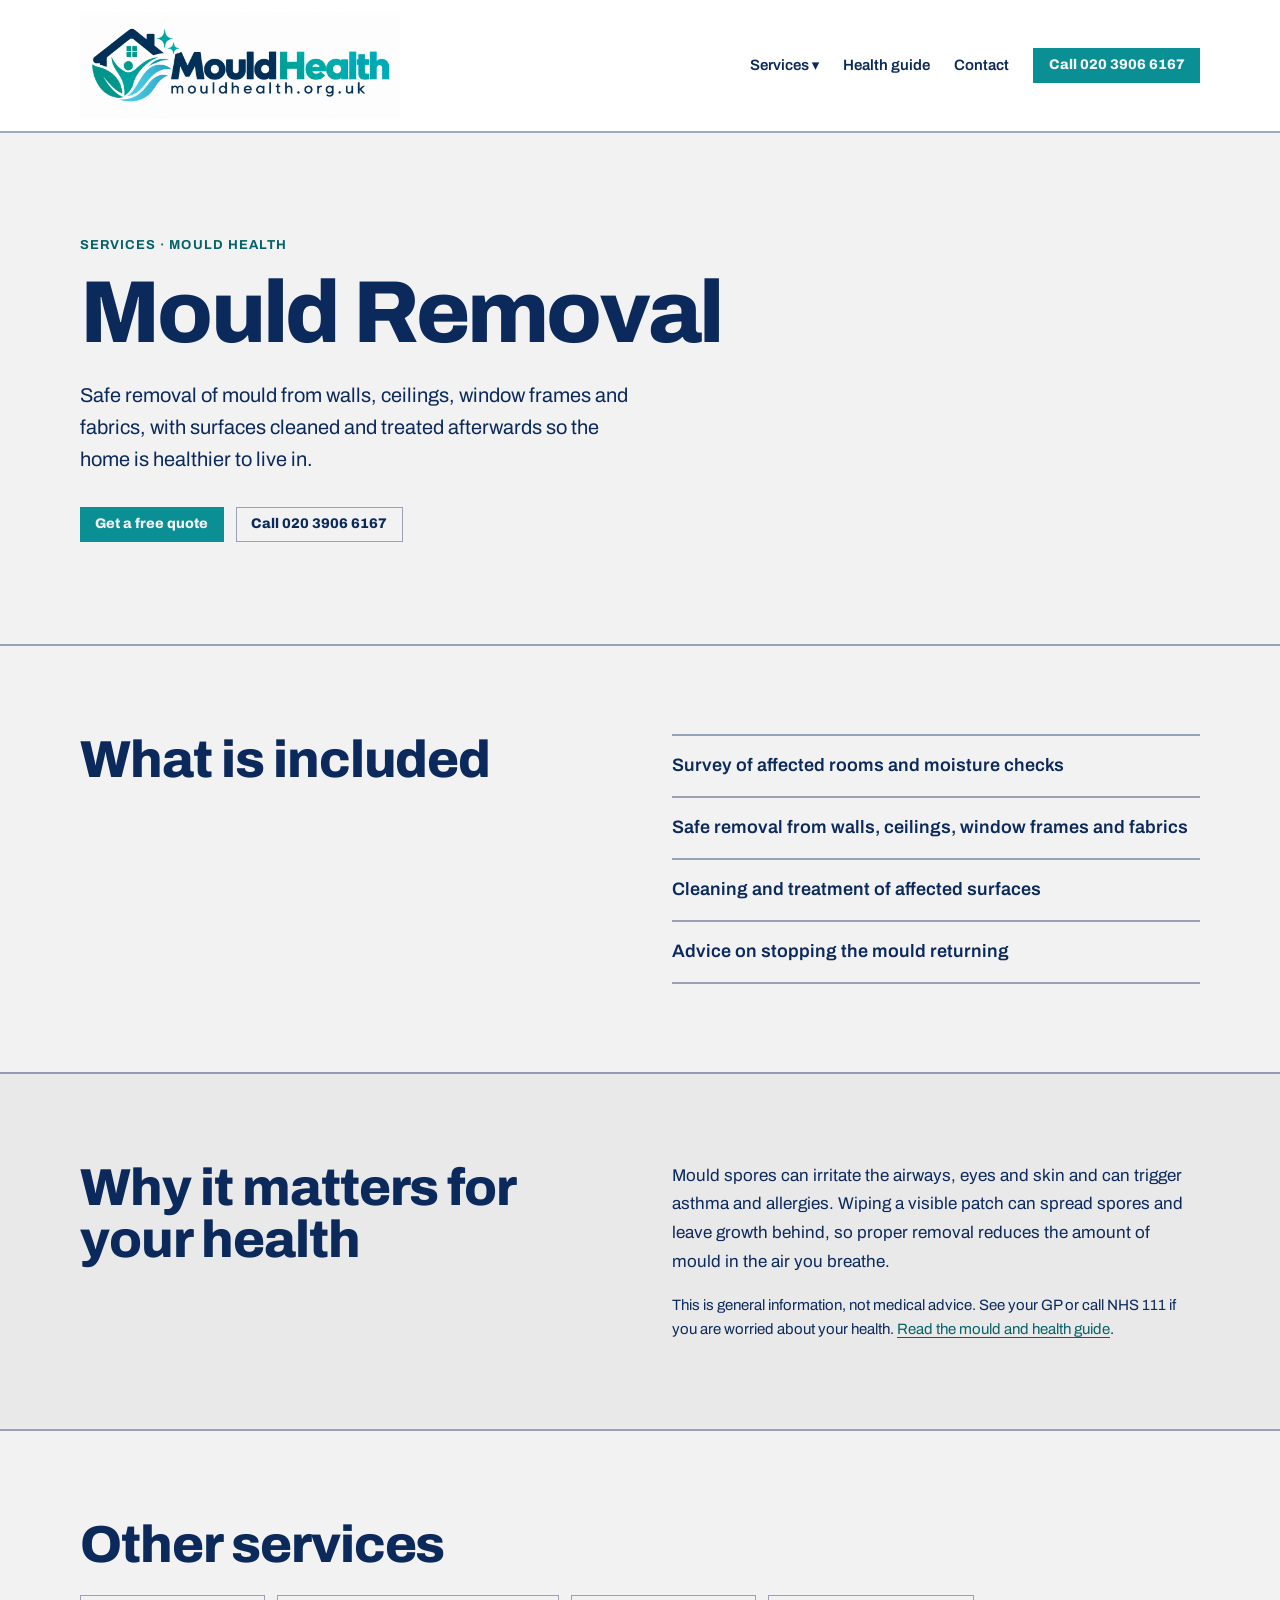
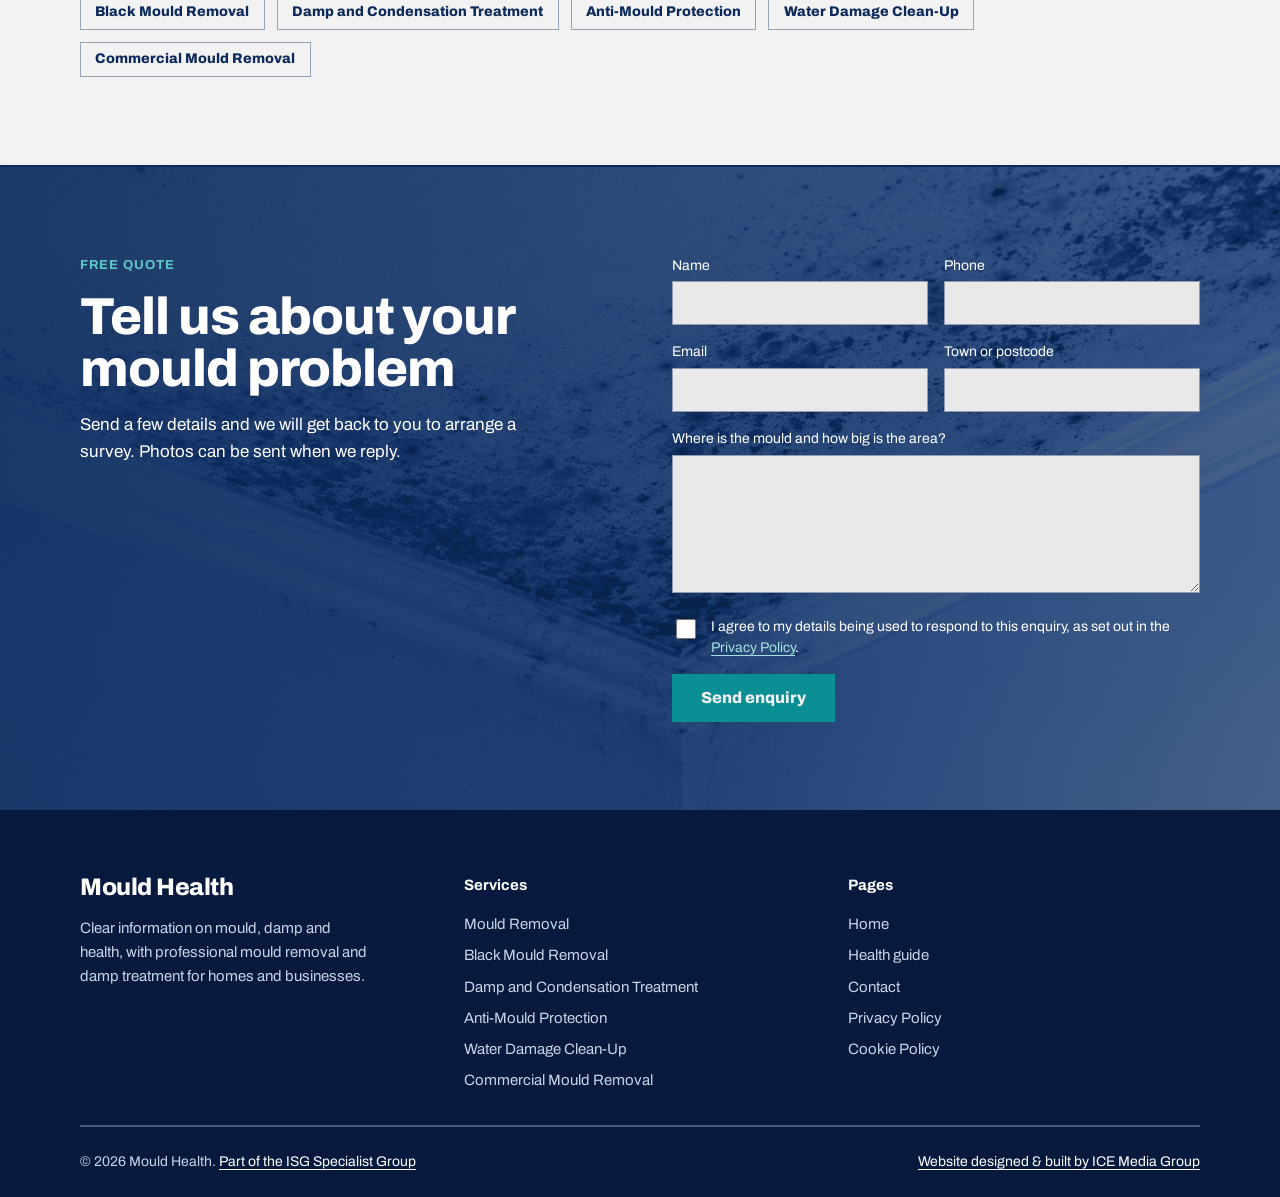
<file: Mould-Removal.html>
<!DOCTYPE html>
<html lang="en-GB">
<head>
<meta charset="utf-8">
<title>Mould Removal | Mould Health</title>
<meta name="description" content="Safe removal of mould from walls, ceilings, window frames and fabrics, with surfaces cleaned and treated afterwards so the home is healthier to live in.">
<meta name="viewport" content="width=device-width, initial-scale=1">
<link rel="canonical" href="https://www.mouldhealth.org.uk/Mould-Removal">
<link rel="icon" type="image/png" href="images/favicon.png">
<link rel="apple-touch-icon" href="images/favicon.png">
<link rel="stylesheet" href="styles.css">
<script>(function(w,d,s,l,i){w[l]=w[l]||[];w[l].push({'gtm.start':new Date().getTime(),event:'gtm.js'});var f=d.getElementsByTagName(s)[0],j=d.createElement(s),dl=l!='dataLayer'?'&l='+l:'';j.async=true;j.src='https://www.googletagmanager.com/gtm.js?id='+i+dl;f.parentNode.insertBefore(j,f);})(window,document,'script','dataLayer','GTM-KS8F5RSH');</script>
</head>
<body>
<noscript><iframe src="https://www.googletagmanager.com/ns.html?id=GTM-KS8F5RSH" height="0" width="0" style="display:none;visibility:hidden"></iframe></noscript>
<div style="background:var(--color-bg);color:var(--color-text);font-family:var(--font-body)">
<header style="background:#fff;border-bottom:2px solid var(--color-divider);font-family:var(--font-body)">
<div style="max-width:1200px;margin:0 auto;padding:var(--space-3) clamp(16px,4vw,40px);display:flex;flex-wrap:wrap;align-items:center;justify-content:space-between;gap:var(--space-3) var(--space-8)">
<a href="/" aria-label="Mould Health home" style="display:block;line-height:0"><img src="images/logo.png" alt="Mould Health" width="340" height="113" style="width:clamp(200px,28vw,320px);height:auto;mix-blend-mode:multiply"></a>
<nav aria-label="Main" style="display:flex;flex-wrap:wrap;align-items:center;gap:var(--space-2) var(--space-6);font-weight:600;font-size:15px">
<details style="position:relative"><summary style="list-style:none;cursor:pointer;padding:var(--space-2) 0;color:var(--color-text);font-weight:600;font-size:15px">Services &#9662;</summary><div style="position:absolute;top:100%;left:0;z-index:20;background:#fff;border:2px solid var(--color-divider);min-width:260px;max-width:calc(100vw - 32px)"><a class="hv0" href="Mould-Removal" style="display:block;padding:var(--space-3) var(--space-4);color:var(--color-text);text-decoration:none;font-weight:600;font-size:15px">Mould Removal</a><a class="hv0" href="Black-Mould-Removal" style="display:block;padding:var(--space-3) var(--space-4);color:var(--color-text);text-decoration:none;font-weight:600;font-size:15px">Black Mould Removal</a><a class="hv0" href="Damp-and-Condensation-Treatment" style="display:block;padding:var(--space-3) var(--space-4);color:var(--color-text);text-decoration:none;font-weight:600;font-size:15px">Damp and Condensation Treatment</a><a class="hv0" href="Anti-Mould-Protection" style="display:block;padding:var(--space-3) var(--space-4);color:var(--color-text);text-decoration:none;font-weight:600;font-size:15px">Anti-Mould Protection</a><a class="hv0" href="Water-Damage-Clean-Up" style="display:block;padding:var(--space-3) var(--space-4);color:var(--color-text);text-decoration:none;font-weight:600;font-size:15px">Water Damage Clean-Up</a><a class="hv0" href="Commercial-Mould-Removal" style="display:block;padding:var(--space-3) var(--space-4);color:var(--color-text);text-decoration:none;font-weight:600;font-size:15px">Commercial Mould Removal</a></div></details>
<a class="hv1" href="/#health" style="color:var(--color-text);text-decoration:none;padding:var(--space-2) 0">Health guide</a>
<a class="hv1" href="Contact" style="color:var(--color-text);text-decoration:none;padding:var(--space-2) 0">Contact</a>
<a href="tel:02039066167" class="btn btn-primary" style="text-decoration:none;white-space:nowrap">Call 020 3906 6167</a>
</nav>
</div>
</header>
<section style="max-width:1200px;margin:0 auto;padding:clamp(40px,8vw,104px) clamp(16px,4vw,40px)">
<div style="font-size:13px;font-weight:700;letter-spacing:0.08em;text-transform:uppercase;color:var(--color-accent-700)">Services &middot; Mould Health</div>
<h1 style="font-family:var(--font-heading);font-weight:800;font-size:clamp(40px,7.5vw,88px);line-height:0.95;letter-spacing:-0.03em;margin:var(--space-4) 0 var(--space-6)">Mould Removal</h1>
<p style="font-size:clamp(17px,2vw,20px);line-height:1.6;margin:0 0 var(--space-8);max-width:52ch">Safe removal of mould from walls, ceilings, window frames and fabrics, with surfaces cleaned and treated afterwards so the home is healthier to live in.</p>
<div style="display:flex;flex-wrap:wrap;gap:var(--space-3)"><a href="#enquiry" class="btn btn-primary" style="text-decoration:none">Get a free quote</a><a href="tel:02039066167" class="btn btn-secondary" style="text-decoration:none">Call 020 3906 6167</a></div>
</section>
<section style="border-top:2px solid var(--color-divider)"><div style="max-width:1200px;margin:0 auto;padding:clamp(40px,7vw,88px) clamp(16px,4vw,40px);display:grid;grid-template-columns:repeat(auto-fit,minmax(min(100%,320px),1fr));gap:clamp(24px,5vw,64px)">
<h2 style="font-family:var(--font-heading);font-weight:800;font-size:clamp(32px,5vw,52px);line-height:1;letter-spacing:-0.02em;margin:0">What is included</h2>
<ul style="list-style:none;margin:0;padding:0;border-top:2px solid var(--color-divider);font-size:18px;font-weight:600"><li style="padding:var(--space-4) 0;border-bottom:2px solid var(--color-divider)">Survey of affected rooms and moisture checks</li><li style="padding:var(--space-4) 0;border-bottom:2px solid var(--color-divider)">Safe removal from walls, ceilings, window frames and fabrics</li><li style="padding:var(--space-4) 0;border-bottom:2px solid var(--color-divider)">Cleaning and treatment of affected surfaces</li><li style="padding:var(--space-4) 0;border-bottom:2px solid var(--color-divider)">Advice on stopping the mould returning</li></ul></div></section>
<section style="background:var(--color-surface);border-top:2px solid var(--color-divider)"><div style="max-width:1200px;margin:0 auto;padding:clamp(40px,7vw,88px) clamp(16px,4vw,40px);display:grid;grid-template-columns:repeat(auto-fit,minmax(min(100%,320px),1fr));gap:clamp(24px,5vw,64px)">
<h2 style="font-family:var(--font-heading);font-weight:800;font-size:clamp(32px,5vw,52px);line-height:1;letter-spacing:-0.02em;margin:0">Why it matters for your health</h2>
<div style="display:grid;gap:var(--space-4);align-content:start"><p style="margin:0;font-size:17px;line-height:1.7">Mould spores can irritate the airways, eyes and skin and can trigger asthma and allergies. Wiping a visible patch can spread spores and leave growth behind, so proper removal reduces the amount of mould in the air you breathe.</p><p style="margin:0;font-size:15px;line-height:1.6">This is general information, not medical advice. See your GP or call NHS 111 if you are worried about your health. <a href="/#health">Read the mould and health guide</a>.</p></div></div></section>
<section style="border-top:2px solid var(--color-divider)"><div style="max-width:1200px;margin:0 auto;padding:clamp(40px,7vw,88px) clamp(16px,4vw,40px)">
<h2 style="font-family:var(--font-heading);font-weight:800;font-size:clamp(32px,5vw,52px);line-height:1;letter-spacing:-0.02em;margin:0;margin-bottom:var(--space-6)">Other services</h2>
<div style="display:flex;flex-wrap:wrap;gap:var(--space-3)"><a href="Black-Mould-Removal" class="btn btn-secondary" style="text-decoration:none">Black Mould Removal</a>
<a href="Damp-and-Condensation-Treatment" class="btn btn-secondary" style="text-decoration:none">Damp and Condensation Treatment</a>
<a href="Anti-Mould-Protection" class="btn btn-secondary" style="text-decoration:none">Anti-Mould Protection</a>
<a href="Water-Damage-Clean-Up" class="btn btn-secondary" style="text-decoration:none">Water Damage Clean-Up</a>
<a href="Commercial-Mould-Removal" class="btn btn-secondary" style="text-decoration:none">Commercial Mould Removal</a></div></div></section>
<section id="enquiry" style="position:relative;overflow:hidden;background:var(--color-text);border-top:2px solid var(--color-text);font-family:var(--font-body);color:#fff">
<img src="images/form-bg.png" alt="" aria-hidden="true" style="position:absolute;inset:0;width:100%;height:100%;object-fit:cover;filter:grayscale(1) contrast(1.1);opacity:.5;mix-blend-mode:luminosity">
<div aria-hidden="true" style="position:absolute;inset:0;background:linear-gradient(90deg,color-mix(in srgb,var(--color-text) 85%,transparent) 0%,color-mix(in srgb,var(--color-text) 45%,transparent) 100%)"></div>
<div style="position:relative;max-width:1200px;margin:0 auto;padding:clamp(40px,7vw,88px) clamp(16px,4vw,40px);display:grid;grid-template-columns:repeat(auto-fit,minmax(min(100%,320px),1fr));gap:clamp(24px,5vw,64px)">
<div style="display:grid;gap:var(--space-4);align-content:start">
<div style="font-size:13px;font-weight:700;letter-spacing:0.08em;text-transform:uppercase;color:var(--color-accent-400)">Free quote</div>
<h2 style="font-family:var(--font-heading);font-weight:800;font-size:clamp(32px,5vw,52px);line-height:1;letter-spacing:-0.02em;margin:0">Tell us about your mould problem</h2>
<p style="font-size:17px;line-height:1.6;margin:0;max-width:44ch">Send a few details and we will get back to you to arrange a survey. Photos can be sent when we reply.</p>
</div>
<div>
<div id="enq-sent" role="status" hidden style="padding:var(--space-6);border:2px solid var(--color-accent-400)"><h3 style="margin:0 0 var(--space-2);font-size:32px">Thank you</h3><p style="margin:0;font-size:17px;line-height:1.6">Your enquiry has been sent. We will be in touch shortly.</p></div>
<form id="enq-form" style="display:grid;grid-template-columns:repeat(auto-fit,minmax(min(100%,220px),1fr));gap:var(--space-4);align-content:start">
<div class="field"><label style="color:#fff;font-size:14px" for="f-name">Name</label><input class="input" id="f-name" name="name" type="text" required autocomplete="name" style="font-size:16px;min-height:44px"></div>
<div class="field"><label style="color:#fff;font-size:14px" for="f-phone">Phone</label><input class="input" id="f-phone" name="phone" type="tel" required autocomplete="tel" style="font-size:16px;min-height:44px"></div>
<div class="field"><label style="color:#fff;font-size:14px" for="f-email">Email</label><input class="input" id="f-email" name="email" type="email" required autocomplete="email" style="font-size:16px;min-height:44px"></div>
<div class="field"><label style="color:#fff;font-size:14px" for="f-town">Town or postcode</label><input class="input" id="f-town" name="location" type="text" required autocomplete="postal-code" style="font-size:16px;min-height:44px"></div>
<div class="field" style="grid-column:1/-1"><label style="color:#fff;font-size:14px" for="f-msg">Where is the mould and how big is the area?</label><textarea class="input" id="f-msg" name="message" rows="5" required style="font-size:16px"></textarea></div>
<input type="text" name="_honey" tabindex="-1" autocomplete="off" aria-hidden="true" style="display:none">
<label style="grid-column:1/-1;display:flex;gap:var(--space-3);align-items:flex-start;font-size:14px;line-height:1.5"><input type="checkbox" name="consent" value="yes" required style="margin-top:3px;width:20px;height:20px;flex:none;accent-color:var(--color-accent)"><span>I agree to my details being used to respond to this enquiry, as set out in the <a href="Privacy" style="color:var(--color-accent-300)">Privacy Policy</a>.</span></label>
<p id="enq-err" role="alert" hidden style="grid-column:1/-1;margin:0;font-size:15px;color:#ffd0d0">Sorry, your enquiry could not be sent. Please try again.</p>
<div style="grid-column:1/-1"><button id="enq-btn" type="submit" class="btn btn-primary" style="min-height:48px;padding:0 28px;font-size:16px">Send enquiry</button></div>
</form>
</div>
</div>
<script>
(function(){var f=document.getElementById('enq-form');if(!f)return;
f.addEventListener('submit',function(e){e.preventDefault();var fd=new FormData(f);if(fd.get('_honey'))return;
var b={_subject:'New enquiry - mouldhealth.org.uk'};fd.forEach(function(v,k){if(k!=='_honey')b[k]=v;});
var btn=document.getElementById('enq-btn');btn.disabled=true;btn.textContent='Sending...';document.getElementById('enq-err').hidden=true;
fetch('https://formspree.io/f/xaeeeeln',{method:'POST',headers:{'Content-Type':'application/json',Accept:'application/json'},body:JSON.stringify(b)})
.then(function(r){if(!r.ok)throw 0;window.location.href='thank-you.html';})
.catch(function(){btn.disabled=false;btn.textContent='Send enquiry';document.getElementById('enq-err').hidden=false;});});})();
</script>
</section>
<footer style="background:#071a3d;color:#fff;font-family:var(--font-body)">
<div style="max-width:1200px;margin:0 auto;padding:clamp(32px,6vw,64px) clamp(16px,4vw,40px) var(--space-6)">
<div style="display:grid;grid-template-columns:repeat(auto-fit,minmax(min(100%,220px),1fr));gap:var(--space-8);padding-bottom:var(--space-8);border-bottom:2px solid var(--color-neutral-700)">
<div><div style="font-family:var(--font-heading);font-weight:800;font-size:24px;letter-spacing:-0.02em;line-height:1.1">Mould Health</div>
<p style="margin:var(--space-4) 0 0;color:var(--color-neutral-300);font-size:15px;line-height:1.6;max-width:32ch">Clear information on mould, damp and health, with professional mould removal and damp treatment for homes and businesses.</p></div>
<nav aria-label="Services" style="display:flex;flex-direction:column;gap:var(--space-2);font-size:15px"><div style="font-weight:700;margin-bottom:var(--space-2)">Services</div><a class="hv3" href="Mould-Removal" style="color:var(--color-neutral-300);text-decoration:none">Mould Removal</a><a class="hv3" href="Black-Mould-Removal" style="color:var(--color-neutral-300);text-decoration:none">Black Mould Removal</a><a class="hv3" href="Damp-and-Condensation-Treatment" style="color:var(--color-neutral-300);text-decoration:none">Damp and Condensation Treatment</a><a class="hv3" href="Anti-Mould-Protection" style="color:var(--color-neutral-300);text-decoration:none">Anti-Mould Protection</a><a class="hv3" href="Water-Damage-Clean-Up" style="color:var(--color-neutral-300);text-decoration:none">Water Damage Clean-Up</a><a class="hv3" href="Commercial-Mould-Removal" style="color:var(--color-neutral-300);text-decoration:none">Commercial Mould Removal</a></nav>
<nav aria-label="Pages" style="display:flex;flex-direction:column;gap:var(--space-2);font-size:15px"><div style="font-weight:700;margin-bottom:var(--space-2)">Pages</div><a class="hv3" href="/" style="color:var(--color-neutral-300);text-decoration:none">Home</a><a class="hv3" href="/#health" style="color:var(--color-neutral-300);text-decoration:none">Health guide</a><a class="hv3" href="Contact" style="color:var(--color-neutral-300);text-decoration:none">Contact</a><a class="hv3" href="Privacy" style="color:var(--color-neutral-300);text-decoration:none">Privacy Policy</a><a class="hv3" href="Cookies" style="color:var(--color-neutral-300);text-decoration:none">Cookie Policy</a></nav>
</div>
<div style="padding-top:var(--space-6);display:flex;flex-wrap:wrap;gap:var(--space-2) var(--space-8);justify-content:space-between;font-size:14px;color:var(--color-neutral-300);line-height:1.6">
<div>&copy; 2026 Mould Health. <a href="https://www.icecleaning.co.uk/" target="_blank" rel="noopener" style="color:#fff;text-decoration:underline">Part of the ISG Specialist Group</a></div>
<div><a href="https://www.icemediagroup.co.uk" target="_blank" rel="noopener" style="color:#fff;text-decoration:underline">Website designed &amp; built by ICE Media Group</a></div>
</div></div>
</footer>
</div>
</body>
</html>
</file>
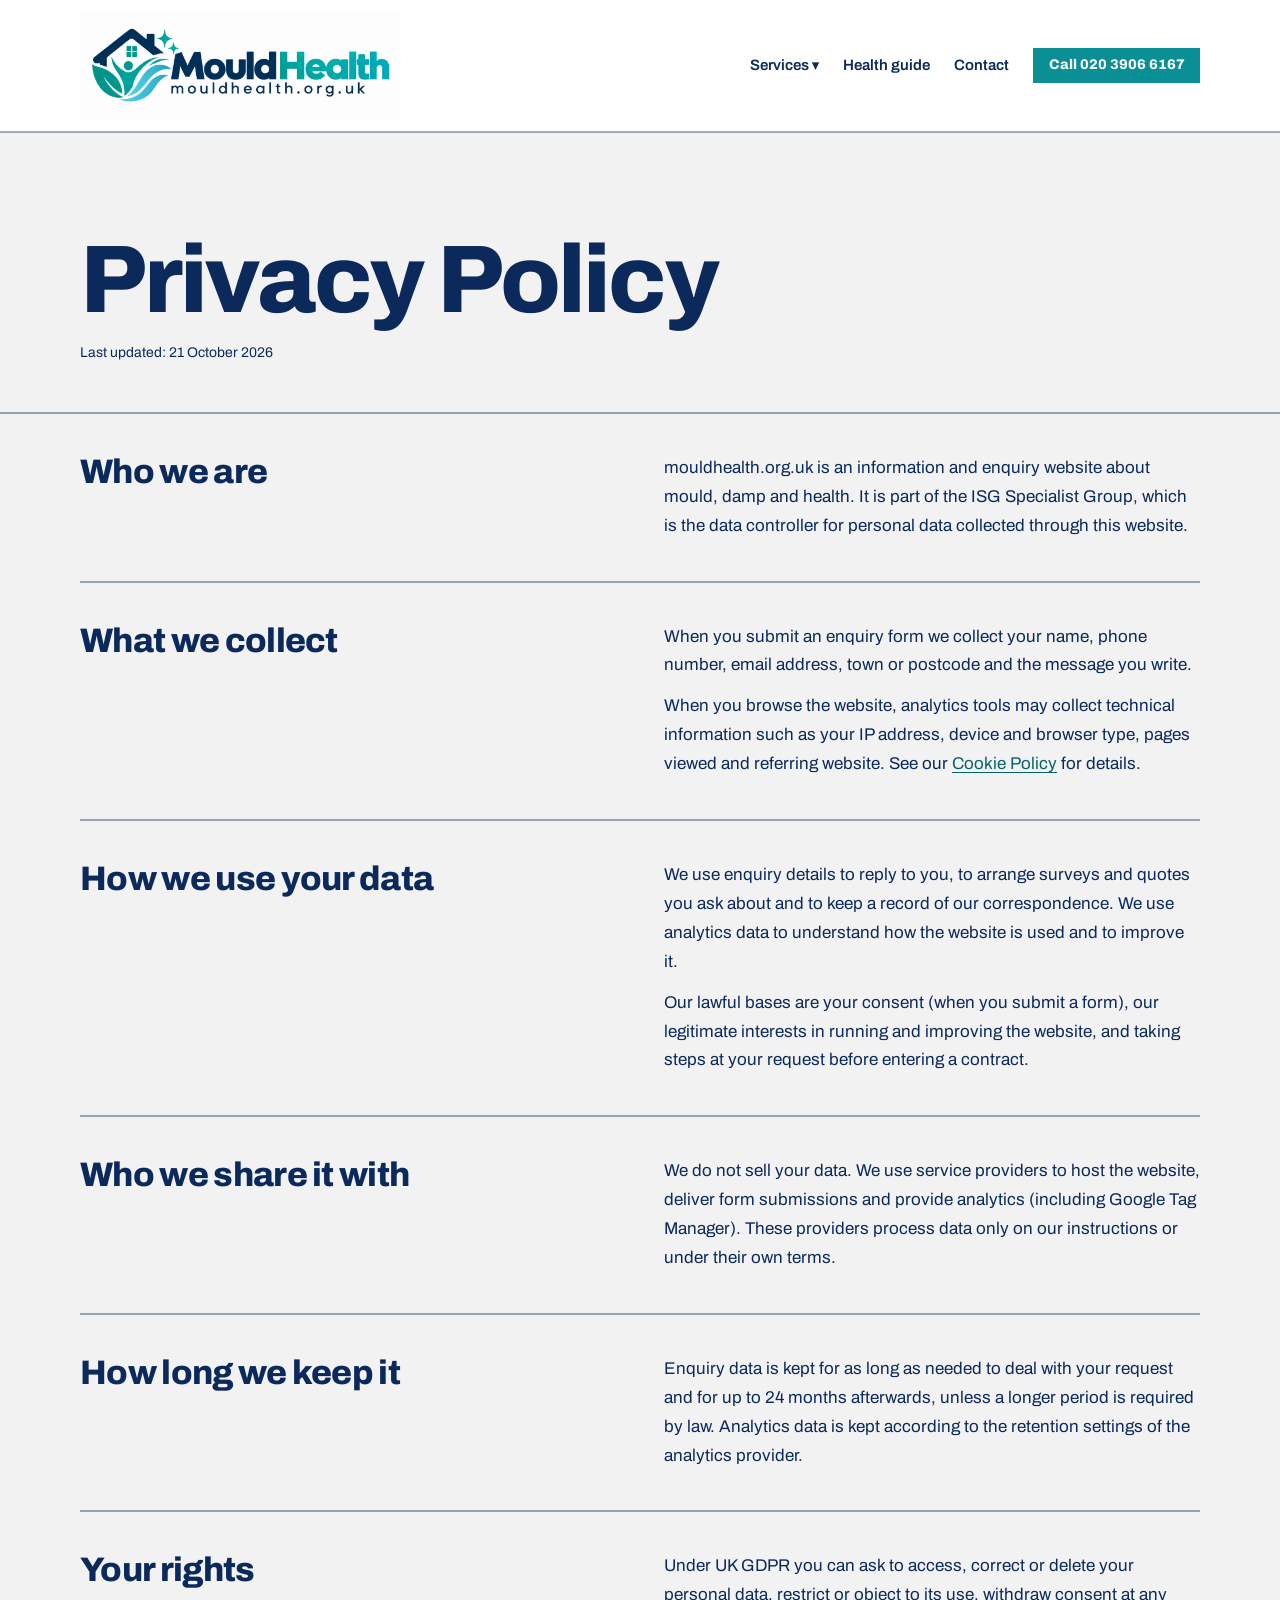
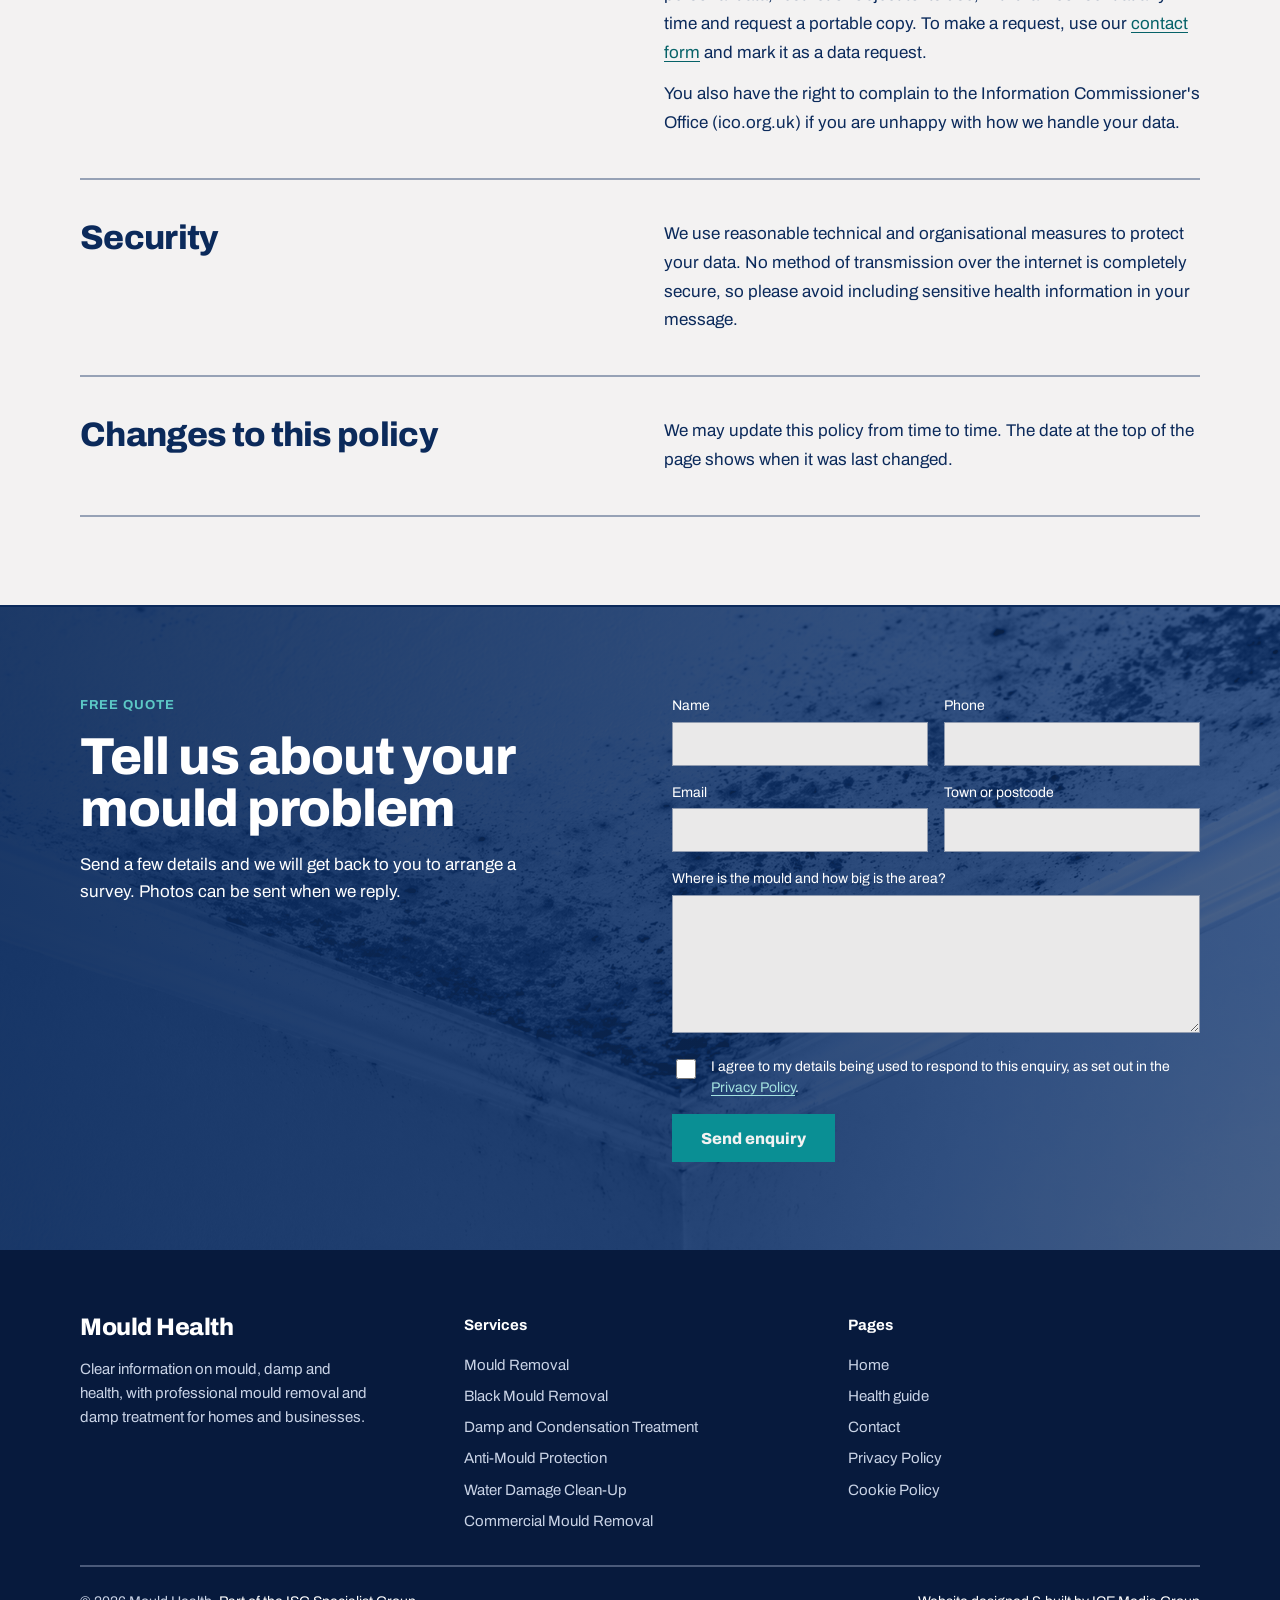
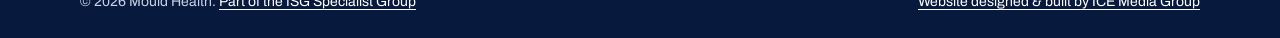
<file: Privacy.html>
<!DOCTYPE html>
<html lang="en-GB">
<head>
<meta charset="utf-8">
<title>Privacy Policy | Mould Health</title>
<link rel="canonical" href="https://www.mouldhealth.org.uk/Privacy">
<meta name="description" content="How mouldhealth.org.uk collects, uses and protects your personal data under UK GDPR.">
<meta name="viewport" content="width=device-width, initial-scale=1">
<link rel="icon" type="image/png" href="images/favicon.png">
<link rel="apple-touch-icon" href="images/favicon.png">
<link rel="stylesheet" href="styles.css">
<script>(function(w,d,s,l,i){w[l]=w[l]||[];w[l].push({'gtm.start':new Date().getTime(),event:'gtm.js'});var f=d.getElementsByTagName(s)[0],j=d.createElement(s),dl=l!='dataLayer'?'&l='+l:'';j.async=true;j.src='https://www.googletagmanager.com/gtm.js?id='+i+dl;f.parentNode.insertBefore(j,f);})(window,document,'script','dataLayer','GTM-KS8F5RSH');</script>
</head>
<body>
<noscript><iframe src="https://www.googletagmanager.com/ns.html?id=GTM-KS8F5RSH" height="0" width="0" style="display:none;visibility:hidden"></iframe></noscript>
<div style="background:var(--color-bg);color:var(--color-text);font-family:var(--font-body)">
<header style="background:#fff;border-bottom:2px solid var(--color-divider);font-family:var(--font-body)">
<div style="max-width:1200px;margin:0 auto;padding:var(--space-3) clamp(16px,4vw,40px);display:flex;flex-wrap:wrap;align-items:center;justify-content:space-between;gap:var(--space-3) var(--space-8)">
<a href="/" aria-label="Mould Health home" style="display:block;line-height:0"><img src="images/logo.png" alt="Mould Health" width="340" height="113" style="width:clamp(200px,28vw,320px);height:auto;mix-blend-mode:multiply"></a>
<nav aria-label="Main" style="display:flex;flex-wrap:wrap;align-items:center;gap:var(--space-2) var(--space-6);font-weight:600;font-size:15px">
<details style="position:relative"><summary style="list-style:none;cursor:pointer;padding:var(--space-2) 0;color:var(--color-text);font-weight:600;font-size:15px">Services &#9662;</summary><div style="position:absolute;top:100%;left:0;z-index:20;background:#fff;border:2px solid var(--color-divider);min-width:260px;max-width:calc(100vw - 32px)"><a class="hv0" href="Mould-Removal" style="display:block;padding:var(--space-3) var(--space-4);color:var(--color-text);text-decoration:none;font-weight:600;font-size:15px">Mould Removal</a><a class="hv0" href="Black-Mould-Removal" style="display:block;padding:var(--space-3) var(--space-4);color:var(--color-text);text-decoration:none;font-weight:600;font-size:15px">Black Mould Removal</a><a class="hv0" href="Damp-and-Condensation-Treatment" style="display:block;padding:var(--space-3) var(--space-4);color:var(--color-text);text-decoration:none;font-weight:600;font-size:15px">Damp and Condensation Treatment</a><a class="hv0" href="Anti-Mould-Protection" style="display:block;padding:var(--space-3) var(--space-4);color:var(--color-text);text-decoration:none;font-weight:600;font-size:15px">Anti-Mould Protection</a><a class="hv0" href="Water-Damage-Clean-Up" style="display:block;padding:var(--space-3) var(--space-4);color:var(--color-text);text-decoration:none;font-weight:600;font-size:15px">Water Damage Clean-Up</a><a class="hv0" href="Commercial-Mould-Removal" style="display:block;padding:var(--space-3) var(--space-4);color:var(--color-text);text-decoration:none;font-weight:600;font-size:15px">Commercial Mould Removal</a></div></details>
<a class="hv1" href="/#health" style="color:var(--color-text);text-decoration:none;padding:var(--space-2) 0">Health guide</a>
<a class="hv1" href="Contact" style="color:var(--color-text);text-decoration:none;padding:var(--space-2) 0">Contact</a>
<a href="tel:02039066167" class="btn btn-primary" style="text-decoration:none;white-space:nowrap">Call 020 3906 6167</a>
</nav>
</div>
</header>
<section style="max-width:1200px;margin:0 auto;padding:clamp(40px,8vw,104px) clamp(16px,4vw,40px) clamp(24px,4vw,48px)">
<h1 style="font-family:var(--font-heading);font-weight:800;font-size:clamp(44px,8vw,96px);line-height:0.95;letter-spacing:-0.03em;margin:0 0 var(--space-4)">Privacy Policy</h1>
<p style="margin:0;font-size:14px">Last updated: 21 October 2026</p></section>
<section style="border-top:2px solid var(--color-divider)"><div style="max-width:1200px;margin:0 auto;padding:0 clamp(16px,4vw,40px) clamp(40px,7vw,88px)">
<div style="display:grid;grid-template-columns:repeat(auto-fit,minmax(min(100%,300px),1fr));gap:clamp(16px,4vw,48px);padding:clamp(24px,4vw,40px) 0;border-bottom:2px solid var(--color-divider)"><h2 style="font-family:var(--font-heading);font-weight:800;font-size:clamp(24px,3.5vw,34px);line-height:1.05;letter-spacing:-0.02em;margin:0">Who we are</h2><div style="display:grid;gap:var(--space-3);max-width:68ch"><p style="margin:0;font-size:17px;line-height:1.7">mouldhealth.org.uk is an information and enquiry website about mould, damp and health. It is part of the ISG Specialist Group, which is the data controller for personal data collected through this website.</p></div></div>
<div style="display:grid;grid-template-columns:repeat(auto-fit,minmax(min(100%,300px),1fr));gap:clamp(16px,4vw,48px);padding:clamp(24px,4vw,40px) 0;border-bottom:2px solid var(--color-divider)"><h2 style="font-family:var(--font-heading);font-weight:800;font-size:clamp(24px,3.5vw,34px);line-height:1.05;letter-spacing:-0.02em;margin:0">What we collect</h2><div style="display:grid;gap:var(--space-3);max-width:68ch"><p style="margin:0;font-size:17px;line-height:1.7">When you submit an enquiry form we collect your name, phone number, email address, town or postcode and the message you write.</p><p style="margin:0;font-size:17px;line-height:1.7">When you browse the website, analytics tools may collect technical information such as your IP address, device and browser type, pages viewed and referring website. See our <a href="Cookies">Cookie Policy</a> for details.</p></div></div>
<div style="display:grid;grid-template-columns:repeat(auto-fit,minmax(min(100%,300px),1fr));gap:clamp(16px,4vw,48px);padding:clamp(24px,4vw,40px) 0;border-bottom:2px solid var(--color-divider)"><h2 style="font-family:var(--font-heading);font-weight:800;font-size:clamp(24px,3.5vw,34px);line-height:1.05;letter-spacing:-0.02em;margin:0">How we use your data</h2><div style="display:grid;gap:var(--space-3);max-width:68ch"><p style="margin:0;font-size:17px;line-height:1.7">We use enquiry details to reply to you, to arrange surveys and quotes you ask about and to keep a record of our correspondence. We use analytics data to understand how the website is used and to improve it.</p><p style="margin:0;font-size:17px;line-height:1.7">Our lawful bases are your consent (when you submit a form), our legitimate interests in running and improving the website, and taking steps at your request before entering a contract.</p></div></div>
<div style="display:grid;grid-template-columns:repeat(auto-fit,minmax(min(100%,300px),1fr));gap:clamp(16px,4vw,48px);padding:clamp(24px,4vw,40px) 0;border-bottom:2px solid var(--color-divider)"><h2 style="font-family:var(--font-heading);font-weight:800;font-size:clamp(24px,3.5vw,34px);line-height:1.05;letter-spacing:-0.02em;margin:0">Who we share it with</h2><div style="display:grid;gap:var(--space-3);max-width:68ch"><p style="margin:0;font-size:17px;line-height:1.7">We do not sell your data. We use service providers to host the website, deliver form submissions and provide analytics (including Google Tag Manager). These providers process data only on our instructions or under their own terms.</p></div></div>
<div style="display:grid;grid-template-columns:repeat(auto-fit,minmax(min(100%,300px),1fr));gap:clamp(16px,4vw,48px);padding:clamp(24px,4vw,40px) 0;border-bottom:2px solid var(--color-divider)"><h2 style="font-family:var(--font-heading);font-weight:800;font-size:clamp(24px,3.5vw,34px);line-height:1.05;letter-spacing:-0.02em;margin:0">How long we keep it</h2><div style="display:grid;gap:var(--space-3);max-width:68ch"><p style="margin:0;font-size:17px;line-height:1.7">Enquiry data is kept for as long as needed to deal with your request and for up to 24 months afterwards, unless a longer period is required by law. Analytics data is kept according to the retention settings of the analytics provider.</p></div></div>
<div style="display:grid;grid-template-columns:repeat(auto-fit,minmax(min(100%,300px),1fr));gap:clamp(16px,4vw,48px);padding:clamp(24px,4vw,40px) 0;border-bottom:2px solid var(--color-divider)"><h2 style="font-family:var(--font-heading);font-weight:800;font-size:clamp(24px,3.5vw,34px);line-height:1.05;letter-spacing:-0.02em;margin:0">Your rights</h2><div style="display:grid;gap:var(--space-3);max-width:68ch"><p style="margin:0;font-size:17px;line-height:1.7">Under UK GDPR you can ask to access, correct or delete your personal data, restrict or object to its use, withdraw consent at any time and request a portable copy. To make a request, use our <a href="Contact">contact form</a> and mark it as a data request.</p><p style="margin:0;font-size:17px;line-height:1.7">You also have the right to complain to the Information Commissioner's Office (ico.org.uk) if you are unhappy with how we handle your data.</p></div></div>
<div style="display:grid;grid-template-columns:repeat(auto-fit,minmax(min(100%,300px),1fr));gap:clamp(16px,4vw,48px);padding:clamp(24px,4vw,40px) 0;border-bottom:2px solid var(--color-divider)"><h2 style="font-family:var(--font-heading);font-weight:800;font-size:clamp(24px,3.5vw,34px);line-height:1.05;letter-spacing:-0.02em;margin:0">Security</h2><div style="display:grid;gap:var(--space-3);max-width:68ch"><p style="margin:0;font-size:17px;line-height:1.7">We use reasonable technical and organisational measures to protect your data. No method of transmission over the internet is completely secure, so please avoid including sensitive health information in your message.</p></div></div>
<div style="display:grid;grid-template-columns:repeat(auto-fit,minmax(min(100%,300px),1fr));gap:clamp(16px,4vw,48px);padding:clamp(24px,4vw,40px) 0;border-bottom:2px solid var(--color-divider)"><h2 style="font-family:var(--font-heading);font-weight:800;font-size:clamp(24px,3.5vw,34px);line-height:1.05;letter-spacing:-0.02em;margin:0">Changes to this policy</h2><div style="display:grid;gap:var(--space-3);max-width:68ch"><p style="margin:0;font-size:17px;line-height:1.7">We may update this policy from time to time. The date at the top of the page shows when it was last changed.</p></div></div>
</div></section>
<section id="enquiry" style="position:relative;overflow:hidden;background:var(--color-text);border-top:2px solid var(--color-text);font-family:var(--font-body);color:#fff">
<img src="images/form-bg.png" alt="" aria-hidden="true" style="position:absolute;inset:0;width:100%;height:100%;object-fit:cover;filter:grayscale(1) contrast(1.1);opacity:.5;mix-blend-mode:luminosity">
<div aria-hidden="true" style="position:absolute;inset:0;background:linear-gradient(90deg,color-mix(in srgb,var(--color-text) 85%,transparent) 0%,color-mix(in srgb,var(--color-text) 45%,transparent) 100%)"></div>
<div style="position:relative;max-width:1200px;margin:0 auto;padding:clamp(40px,7vw,88px) clamp(16px,4vw,40px);display:grid;grid-template-columns:repeat(auto-fit,minmax(min(100%,320px),1fr));gap:clamp(24px,5vw,64px)">
<div style="display:grid;gap:var(--space-4);align-content:start">
<div style="font-size:13px;font-weight:700;letter-spacing:0.08em;text-transform:uppercase;color:var(--color-accent-400)">Free quote</div>
<h2 style="font-family:var(--font-heading);font-weight:800;font-size:clamp(32px,5vw,52px);line-height:1;letter-spacing:-0.02em;margin:0">Tell us about your mould problem</h2>
<p style="font-size:17px;line-height:1.6;margin:0;max-width:44ch">Send a few details and we will get back to you to arrange a survey. Photos can be sent when we reply.</p>
</div>
<div>
<div id="enq-sent" role="status" hidden style="padding:var(--space-6);border:2px solid var(--color-accent-400)"><h3 style="margin:0 0 var(--space-2);font-size:32px">Thank you</h3><p style="margin:0;font-size:17px;line-height:1.6">Your enquiry has been sent. We will be in touch shortly.</p></div>
<form id="enq-form" style="display:grid;grid-template-columns:repeat(auto-fit,minmax(min(100%,220px),1fr));gap:var(--space-4);align-content:start">
<div class="field"><label style="color:#fff;font-size:14px" for="f-name">Name</label><input class="input" id="f-name" name="name" type="text" required autocomplete="name" style="font-size:16px;min-height:44px"></div>
<div class="field"><label style="color:#fff;font-size:14px" for="f-phone">Phone</label><input class="input" id="f-phone" name="phone" type="tel" required autocomplete="tel" style="font-size:16px;min-height:44px"></div>
<div class="field"><label style="color:#fff;font-size:14px" for="f-email">Email</label><input class="input" id="f-email" name="email" type="email" required autocomplete="email" style="font-size:16px;min-height:44px"></div>
<div class="field"><label style="color:#fff;font-size:14px" for="f-town">Town or postcode</label><input class="input" id="f-town" name="location" type="text" required autocomplete="postal-code" style="font-size:16px;min-height:44px"></div>
<div class="field" style="grid-column:1/-1"><label style="color:#fff;font-size:14px" for="f-msg">Where is the mould and how big is the area?</label><textarea class="input" id="f-msg" name="message" rows="5" required style="font-size:16px"></textarea></div>
<input type="text" name="_honey" tabindex="-1" autocomplete="off" aria-hidden="true" style="display:none">
<label style="grid-column:1/-1;display:flex;gap:var(--space-3);align-items:flex-start;font-size:14px;line-height:1.5"><input type="checkbox" name="consent" value="yes" required style="margin-top:3px;width:20px;height:20px;flex:none;accent-color:var(--color-accent)"><span>I agree to my details being used to respond to this enquiry, as set out in the <a href="Privacy" style="color:var(--color-accent-300)">Privacy Policy</a>.</span></label>
<p id="enq-err" role="alert" hidden style="grid-column:1/-1;margin:0;font-size:15px;color:#ffd0d0">Sorry, your enquiry could not be sent. Please try again.</p>
<div style="grid-column:1/-1"><button id="enq-btn" type="submit" class="btn btn-primary" style="min-height:48px;padding:0 28px;font-size:16px">Send enquiry</button></div>
</form>
</div>
</div>
<script>
(function(){var f=document.getElementById('enq-form');if(!f)return;
f.addEventListener('submit',function(e){e.preventDefault();var fd=new FormData(f);if(fd.get('_honey'))return;
var b={_subject:'New enquiry - mouldhealth.org.uk'};fd.forEach(function(v,k){if(k!=='_honey')b[k]=v;});
var btn=document.getElementById('enq-btn');btn.disabled=true;btn.textContent='Sending...';document.getElementById('enq-err').hidden=true;
fetch('https://formspree.io/f/xaeeeeln',{method:'POST',headers:{'Content-Type':'application/json',Accept:'application/json'},body:JSON.stringify(b)})
.then(function(r){if(!r.ok)throw 0;window.location.href='thank-you.html';})
.catch(function(){btn.disabled=false;btn.textContent='Send enquiry';document.getElementById('enq-err').hidden=false;});});})();
</script>
</section>
<footer style="background:#071a3d;color:#fff;font-family:var(--font-body)">
<div style="max-width:1200px;margin:0 auto;padding:clamp(32px,6vw,64px) clamp(16px,4vw,40px) var(--space-6)">
<div style="display:grid;grid-template-columns:repeat(auto-fit,minmax(min(100%,220px),1fr));gap:var(--space-8);padding-bottom:var(--space-8);border-bottom:2px solid var(--color-neutral-700)">
<div><div style="font-family:var(--font-heading);font-weight:800;font-size:24px;letter-spacing:-0.02em;line-height:1.1">Mould Health</div>
<p style="margin:var(--space-4) 0 0;color:var(--color-neutral-300);font-size:15px;line-height:1.6;max-width:32ch">Clear information on mould, damp and health, with professional mould removal and damp treatment for homes and businesses.</p></div>
<nav aria-label="Services" style="display:flex;flex-direction:column;gap:var(--space-2);font-size:15px"><div style="font-weight:700;margin-bottom:var(--space-2)">Services</div><a class="hv3" href="Mould-Removal" style="color:var(--color-neutral-300);text-decoration:none">Mould Removal</a><a class="hv3" href="Black-Mould-Removal" style="color:var(--color-neutral-300);text-decoration:none">Black Mould Removal</a><a class="hv3" href="Damp-and-Condensation-Treatment" style="color:var(--color-neutral-300);text-decoration:none">Damp and Condensation Treatment</a><a class="hv3" href="Anti-Mould-Protection" style="color:var(--color-neutral-300);text-decoration:none">Anti-Mould Protection</a><a class="hv3" href="Water-Damage-Clean-Up" style="color:var(--color-neutral-300);text-decoration:none">Water Damage Clean-Up</a><a class="hv3" href="Commercial-Mould-Removal" style="color:var(--color-neutral-300);text-decoration:none">Commercial Mould Removal</a></nav>
<nav aria-label="Pages" style="display:flex;flex-direction:column;gap:var(--space-2);font-size:15px"><div style="font-weight:700;margin-bottom:var(--space-2)">Pages</div><a class="hv3" href="/" style="color:var(--color-neutral-300);text-decoration:none">Home</a><a class="hv3" href="/#health" style="color:var(--color-neutral-300);text-decoration:none">Health guide</a><a class="hv3" href="Contact" style="color:var(--color-neutral-300);text-decoration:none">Contact</a><a class="hv3" href="Privacy" style="color:var(--color-neutral-300);text-decoration:none">Privacy Policy</a><a class="hv3" href="Cookies" style="color:var(--color-neutral-300);text-decoration:none">Cookie Policy</a></nav>
</div>
<div style="padding-top:var(--space-6);display:flex;flex-wrap:wrap;gap:var(--space-2) var(--space-8);justify-content:space-between;font-size:14px;color:var(--color-neutral-300);line-height:1.6">
<div>&copy; 2026 Mould Health. <a href="https://www.icecleaning.co.uk/" target="_blank" rel="noopener" style="color:#fff;text-decoration:underline">Part of the ISG Specialist Group</a></div>
<div><a href="https://www.icemediagroup.co.uk" target="_blank" rel="noopener" style="color:#fff;text-decoration:underline">Website designed &amp; built by ICE Media Group</a></div>
</div></div>
</footer>
</div>
</body>
</html>
</file>
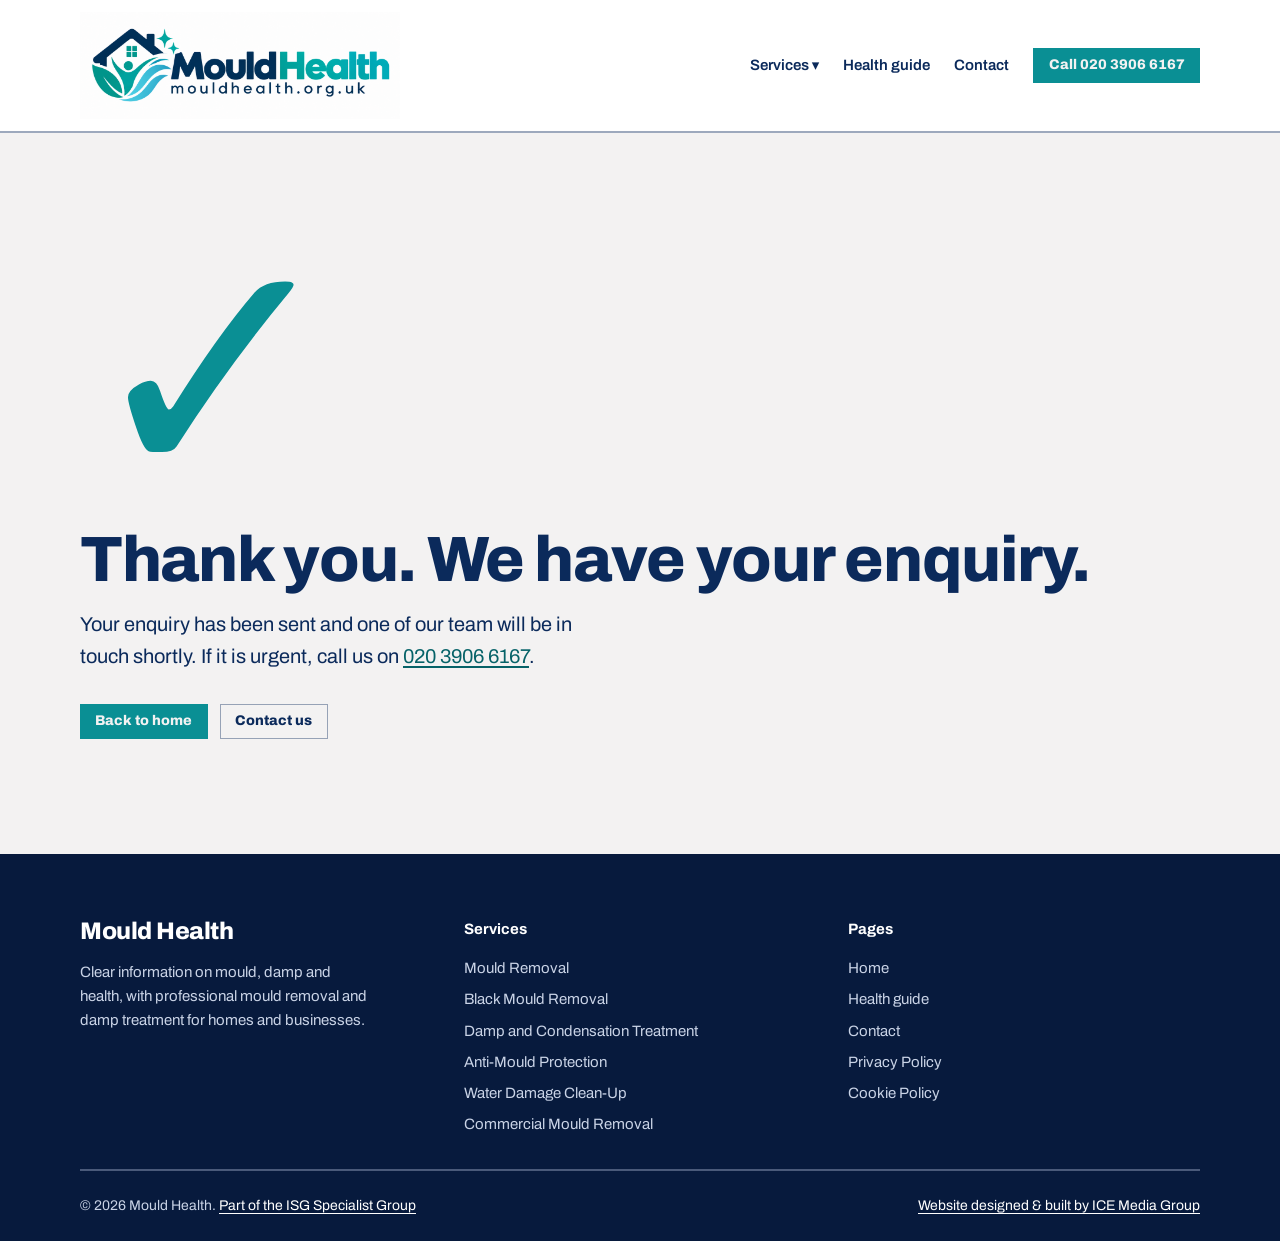
<file: thank-you.html>
<!DOCTYPE html>
<html lang="en-GB">
<head>
<meta charset="utf-8">
<title>Thank you | Mould Health</title>
<meta name="description" content="Thank you for your enquiry. We will be in touch shortly.">
<meta name="viewport" content="width=device-width, initial-scale=1">
<meta name="robots" content="noindex">
<link rel="icon" type="image/png" href="images/favicon.png">
<link rel="apple-touch-icon" href="images/favicon.png">
<link rel="stylesheet" href="styles.css">
<script>(function(w,d,s,l,i){w[l]=w[l]||[];w[l].push({'gtm.start':new Date().getTime(),event:'gtm.js'});var f=d.getElementsByTagName(s)[0],j=d.createElement(s),dl=l!='dataLayer'?'&l='+l:'';j.async=true;j.src='https://www.googletagmanager.com/gtm.js?id='+i+dl;f.parentNode.insertBefore(j,f);})(window,document,'script','dataLayer','GTM-KS8F5RSH');</script>
</head>
<body>
<noscript><iframe src="https://www.googletagmanager.com/ns.html?id=GTM-KS8F5RSH" height="0" width="0" style="display:none;visibility:hidden"></iframe></noscript>
<div style="background:var(--color-bg);color:var(--color-text);font-family:var(--font-body)">
<header style="background:#fff;border-bottom:2px solid var(--color-divider);font-family:var(--font-body)">
<div style="max-width:1200px;margin:0 auto;padding:var(--space-3) clamp(16px,4vw,40px);display:flex;flex-wrap:wrap;align-items:center;justify-content:space-between;gap:var(--space-3) var(--space-8)">
<a href="/" aria-label="Mould Health home" style="display:block;line-height:0"><img src="images/logo.png" alt="Mould Health" width="340" height="113" style="width:clamp(200px,28vw,320px);height:auto;mix-blend-mode:multiply"></a>
<nav aria-label="Main" style="display:flex;flex-wrap:wrap;align-items:center;gap:var(--space-2) var(--space-6);font-weight:600;font-size:15px">
<details style="position:relative"><summary style="list-style:none;cursor:pointer;padding:var(--space-2) 0;color:var(--color-text);font-weight:600;font-size:15px">Services &#9662;</summary><div style="position:absolute;top:100%;left:0;z-index:20;background:#fff;border:2px solid var(--color-divider);min-width:260px;max-width:calc(100vw - 32px)"><a class="hv0" href="Mould-Removal" style="display:block;padding:var(--space-3) var(--space-4);color:var(--color-text);text-decoration:none;font-weight:600;font-size:15px">Mould Removal</a><a class="hv0" href="Black-Mould-Removal" style="display:block;padding:var(--space-3) var(--space-4);color:var(--color-text);text-decoration:none;font-weight:600;font-size:15px">Black Mould Removal</a><a class="hv0" href="Damp-and-Condensation-Treatment" style="display:block;padding:var(--space-3) var(--space-4);color:var(--color-text);text-decoration:none;font-weight:600;font-size:15px">Damp and Condensation Treatment</a><a class="hv0" href="Anti-Mould-Protection" style="display:block;padding:var(--space-3) var(--space-4);color:var(--color-text);text-decoration:none;font-weight:600;font-size:15px">Anti-Mould Protection</a><a class="hv0" href="Water-Damage-Clean-Up" style="display:block;padding:var(--space-3) var(--space-4);color:var(--color-text);text-decoration:none;font-weight:600;font-size:15px">Water Damage Clean-Up</a><a class="hv0" href="Commercial-Mould-Removal" style="display:block;padding:var(--space-3) var(--space-4);color:var(--color-text);text-decoration:none;font-weight:600;font-size:15px">Commercial Mould Removal</a></div></details>
<a class="hv1" href="/#health" style="color:var(--color-text);text-decoration:none;padding:var(--space-2) 0">Health guide</a>
<a class="hv1" href="Contact" style="color:var(--color-text);text-decoration:none;padding:var(--space-2) 0">Contact</a>
<a href="tel:02039066167" class="btn btn-primary" style="text-decoration:none;white-space:nowrap">Call 020 3906 6167</a>
</nav>
</div>
</header>
<section style="max-width:1200px;margin:0 auto;padding:clamp(48px,9vw,120px) clamp(16px,4vw,40px)">
<div style="font-family:var(--font-heading);font-weight:800;font-size:clamp(120px,30vw,320px);line-height:.8;letter-spacing:-0.04em;color:var(--color-accent)">&#10003;</div>
<h1 style="font-family:var(--font-heading);font-weight:800;font-size:clamp(36px,6vw,64px);line-height:1;letter-spacing:-0.02em;margin:var(--space-6) 0 var(--space-4)">Thank you. We have your enquiry.</h1>
<p style="font-size:clamp(17px,2vw,20px);line-height:1.6;margin:0 0 var(--space-8);max-width:48ch">Your enquiry has been sent and one of our team will be in touch shortly. If it is urgent, call us on <a href="tel:02039066167">020 3906 6167</a>.</p>
<div style="display:flex;flex-wrap:wrap;gap:var(--space-3)"><a href="/" class="btn btn-primary" style="text-decoration:none">Back to home</a><a href="Contact" class="btn btn-secondary" style="text-decoration:none">Contact us</a></div>
</section>
<footer style="background:#071a3d;color:#fff;font-family:var(--font-body)">
<div style="max-width:1200px;margin:0 auto;padding:clamp(32px,6vw,64px) clamp(16px,4vw,40px) var(--space-6)">
<div style="display:grid;grid-template-columns:repeat(auto-fit,minmax(min(100%,220px),1fr));gap:var(--space-8);padding-bottom:var(--space-8);border-bottom:2px solid var(--color-neutral-700)">
<div><div style="font-family:var(--font-heading);font-weight:800;font-size:24px;letter-spacing:-0.02em;line-height:1.1">Mould Health</div>
<p style="margin:var(--space-4) 0 0;color:var(--color-neutral-300);font-size:15px;line-height:1.6;max-width:32ch">Clear information on mould, damp and health, with professional mould removal and damp treatment for homes and businesses.</p></div>
<nav aria-label="Services" style="display:flex;flex-direction:column;gap:var(--space-2);font-size:15px"><div style="font-weight:700;margin-bottom:var(--space-2)">Services</div><a class="hv3" href="Mould-Removal" style="color:var(--color-neutral-300);text-decoration:none">Mould Removal</a><a class="hv3" href="Black-Mould-Removal" style="color:var(--color-neutral-300);text-decoration:none">Black Mould Removal</a><a class="hv3" href="Damp-and-Condensation-Treatment" style="color:var(--color-neutral-300);text-decoration:none">Damp and Condensation Treatment</a><a class="hv3" href="Anti-Mould-Protection" style="color:var(--color-neutral-300);text-decoration:none">Anti-Mould Protection</a><a class="hv3" href="Water-Damage-Clean-Up" style="color:var(--color-neutral-300);text-decoration:none">Water Damage Clean-Up</a><a class="hv3" href="Commercial-Mould-Removal" style="color:var(--color-neutral-300);text-decoration:none">Commercial Mould Removal</a></nav>
<nav aria-label="Pages" style="display:flex;flex-direction:column;gap:var(--space-2);font-size:15px"><div style="font-weight:700;margin-bottom:var(--space-2)">Pages</div><a class="hv3" href="/" style="color:var(--color-neutral-300);text-decoration:none">Home</a><a class="hv3" href="/#health" style="color:var(--color-neutral-300);text-decoration:none">Health guide</a><a class="hv3" href="Contact" style="color:var(--color-neutral-300);text-decoration:none">Contact</a><a class="hv3" href="Privacy" style="color:var(--color-neutral-300);text-decoration:none">Privacy Policy</a><a class="hv3" href="Cookies" style="color:var(--color-neutral-300);text-decoration:none">Cookie Policy</a></nav>
</div>
<div style="padding-top:var(--space-6);display:flex;flex-wrap:wrap;gap:var(--space-2) var(--space-8);justify-content:space-between;font-size:14px;color:var(--color-neutral-300);line-height:1.6">
<div>&copy; 2026 Mould Health. <a href="https://www.icecleaning.co.uk/" target="_blank" rel="noopener" style="color:#fff;text-decoration:underline">Part of the ISG Specialist Group</a></div>
<div><a href="https://www.icemediagroup.co.uk" target="_blank" rel="noopener" style="color:#fff;text-decoration:underline">Website designed &amp; built by ICE Media Group</a></div>
</div></div>
</footer>
</div>
</body>
</html>
</file>
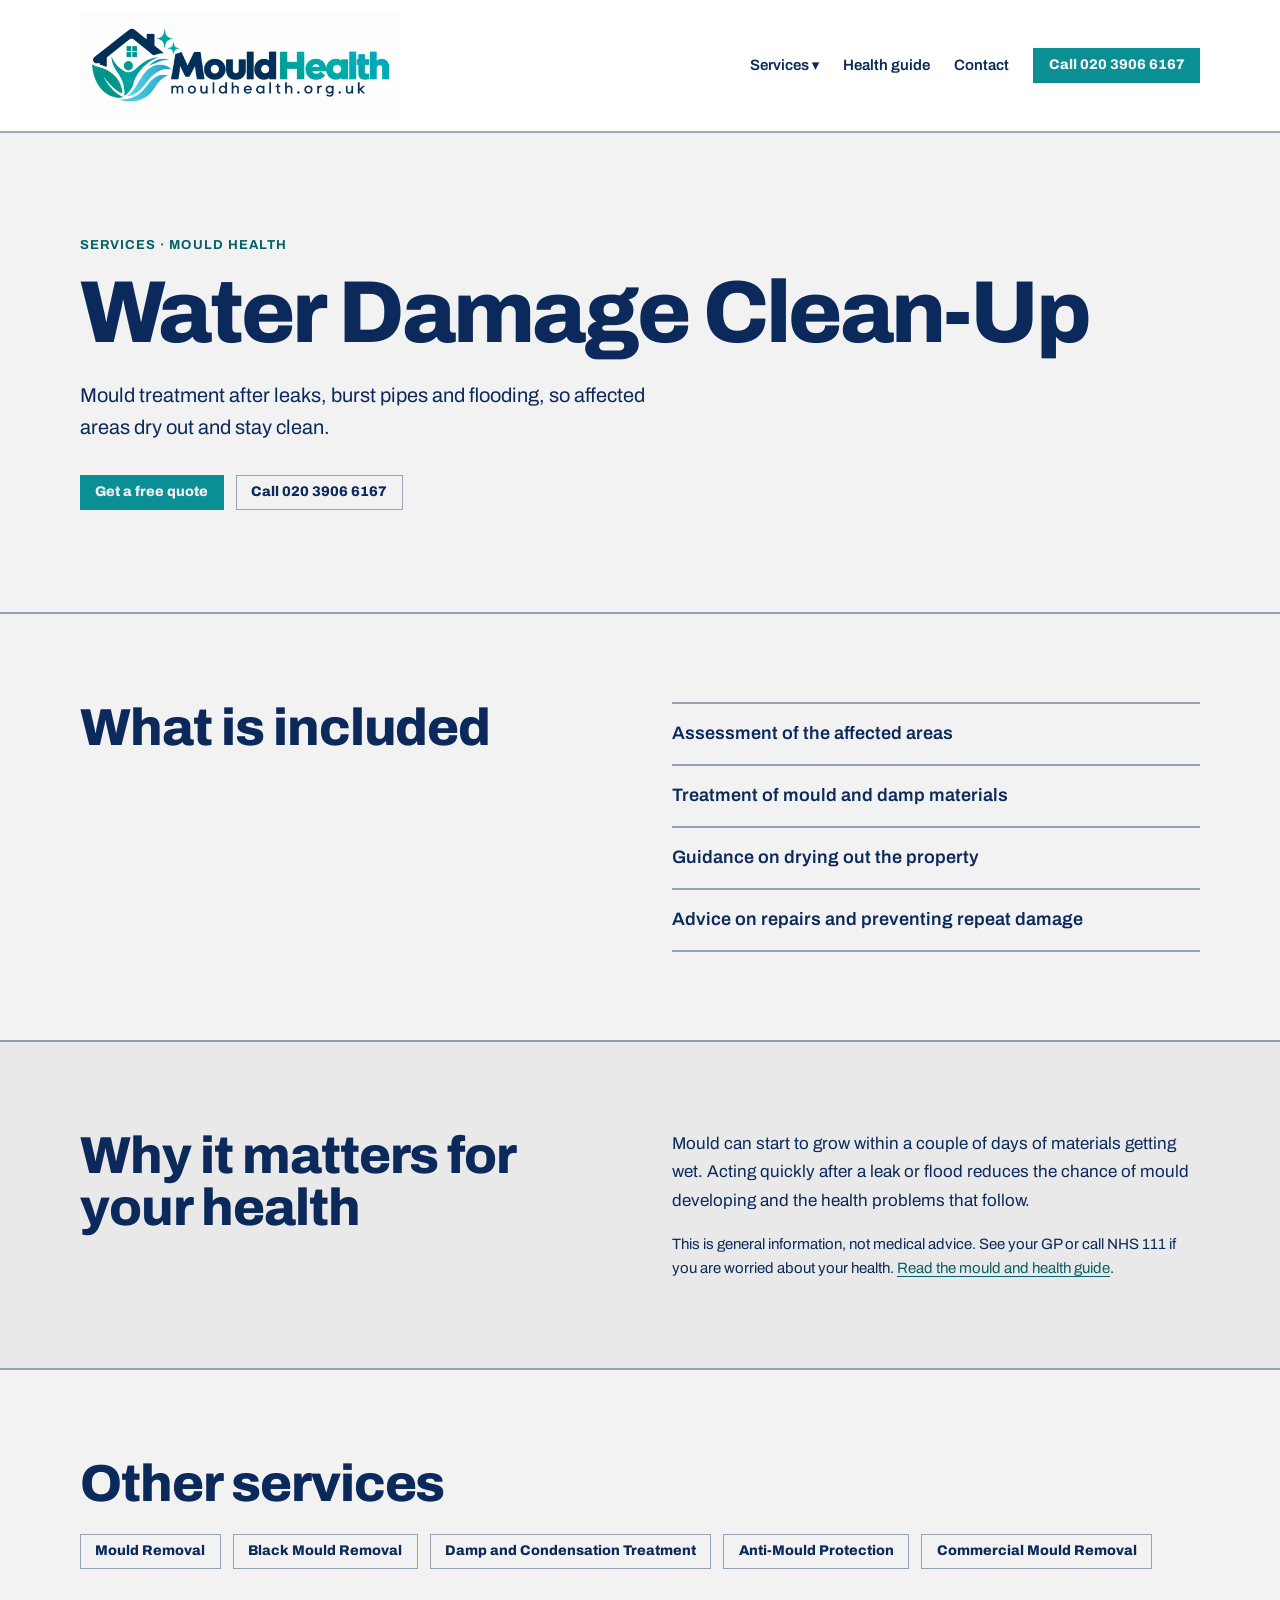
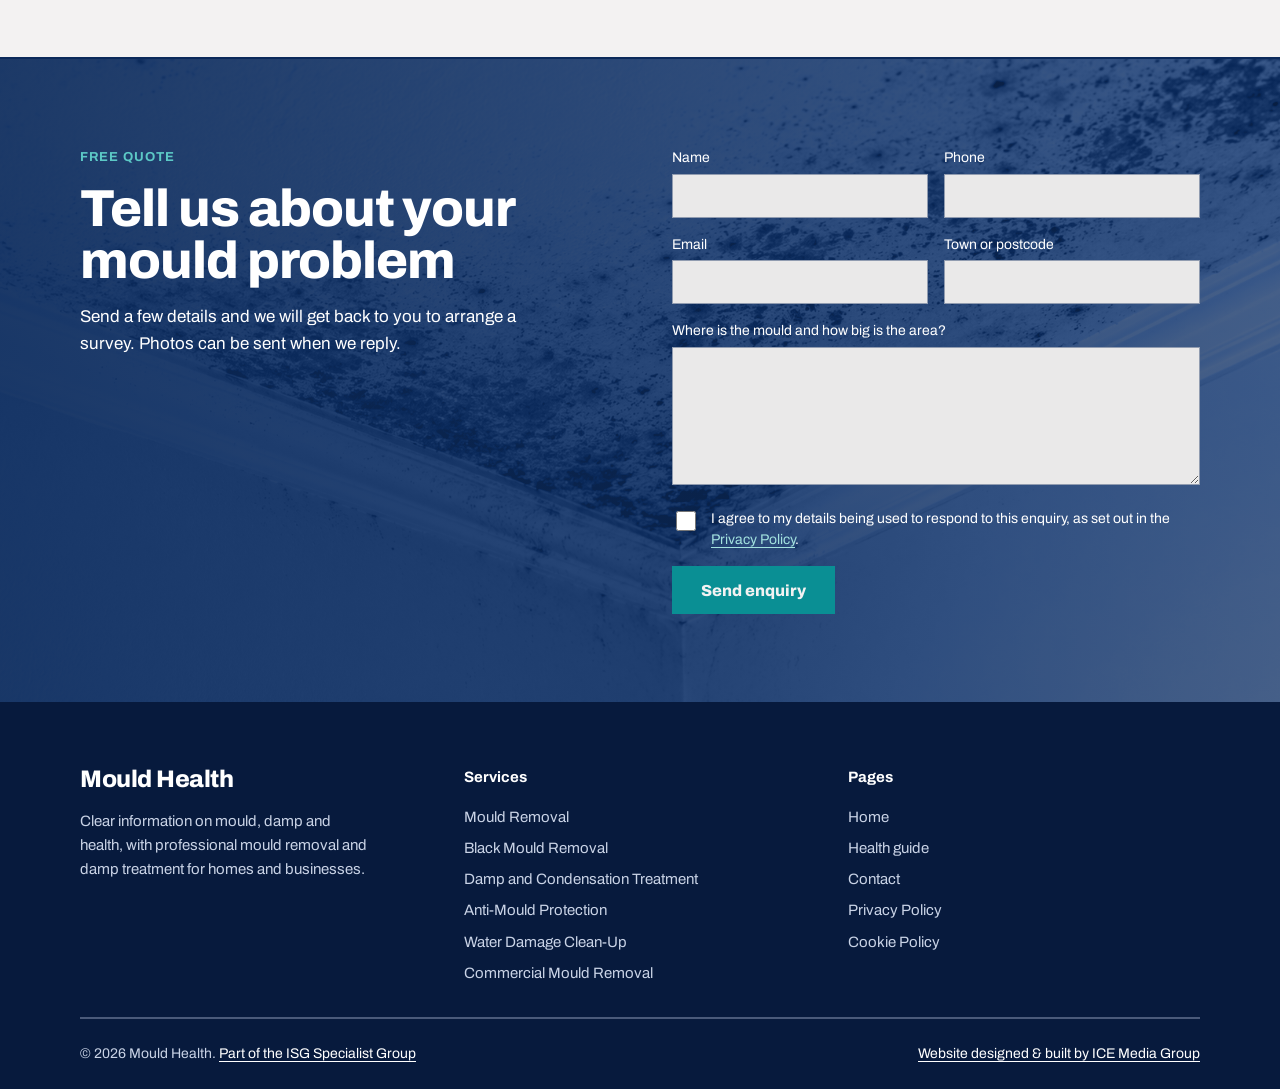
<file: Water-Damage-Clean-Up.html>
<!DOCTYPE html>
<html lang="en-GB">
<head>
<meta charset="utf-8">
<title>Water Damage Clean-Up | Mould Health</title>
<meta name="description" content="Mould treatment after leaks, burst pipes and flooding, so affected areas dry out and stay clean.">
<meta name="viewport" content="width=device-width, initial-scale=1">
<link rel="canonical" href="https://www.mouldhealth.org.uk/Water-Damage-Clean-Up">
<link rel="icon" type="image/png" href="images/favicon.png">
<link rel="apple-touch-icon" href="images/favicon.png">
<link rel="stylesheet" href="styles.css">
<script>(function(w,d,s,l,i){w[l]=w[l]||[];w[l].push({'gtm.start':new Date().getTime(),event:'gtm.js'});var f=d.getElementsByTagName(s)[0],j=d.createElement(s),dl=l!='dataLayer'?'&l='+l:'';j.async=true;j.src='https://www.googletagmanager.com/gtm.js?id='+i+dl;f.parentNode.insertBefore(j,f);})(window,document,'script','dataLayer','GTM-KS8F5RSH');</script>
</head>
<body>
<noscript><iframe src="https://www.googletagmanager.com/ns.html?id=GTM-KS8F5RSH" height="0" width="0" style="display:none;visibility:hidden"></iframe></noscript>
<div style="background:var(--color-bg);color:var(--color-text);font-family:var(--font-body)">
<header style="background:#fff;border-bottom:2px solid var(--color-divider);font-family:var(--font-body)">
<div style="max-width:1200px;margin:0 auto;padding:var(--space-3) clamp(16px,4vw,40px);display:flex;flex-wrap:wrap;align-items:center;justify-content:space-between;gap:var(--space-3) var(--space-8)">
<a href="/" aria-label="Mould Health home" style="display:block;line-height:0"><img src="images/logo.png" alt="Mould Health" width="340" height="113" style="width:clamp(200px,28vw,320px);height:auto;mix-blend-mode:multiply"></a>
<nav aria-label="Main" style="display:flex;flex-wrap:wrap;align-items:center;gap:var(--space-2) var(--space-6);font-weight:600;font-size:15px">
<details style="position:relative"><summary style="list-style:none;cursor:pointer;padding:var(--space-2) 0;color:var(--color-text);font-weight:600;font-size:15px">Services &#9662;</summary><div style="position:absolute;top:100%;left:0;z-index:20;background:#fff;border:2px solid var(--color-divider);min-width:260px;max-width:calc(100vw - 32px)"><a class="hv0" href="Mould-Removal" style="display:block;padding:var(--space-3) var(--space-4);color:var(--color-text);text-decoration:none;font-weight:600;font-size:15px">Mould Removal</a><a class="hv0" href="Black-Mould-Removal" style="display:block;padding:var(--space-3) var(--space-4);color:var(--color-text);text-decoration:none;font-weight:600;font-size:15px">Black Mould Removal</a><a class="hv0" href="Damp-and-Condensation-Treatment" style="display:block;padding:var(--space-3) var(--space-4);color:var(--color-text);text-decoration:none;font-weight:600;font-size:15px">Damp and Condensation Treatment</a><a class="hv0" href="Anti-Mould-Protection" style="display:block;padding:var(--space-3) var(--space-4);color:var(--color-text);text-decoration:none;font-weight:600;font-size:15px">Anti-Mould Protection</a><a class="hv0" href="Water-Damage-Clean-Up" style="display:block;padding:var(--space-3) var(--space-4);color:var(--color-text);text-decoration:none;font-weight:600;font-size:15px">Water Damage Clean-Up</a><a class="hv0" href="Commercial-Mould-Removal" style="display:block;padding:var(--space-3) var(--space-4);color:var(--color-text);text-decoration:none;font-weight:600;font-size:15px">Commercial Mould Removal</a></div></details>
<a class="hv1" href="/#health" style="color:var(--color-text);text-decoration:none;padding:var(--space-2) 0">Health guide</a>
<a class="hv1" href="Contact" style="color:var(--color-text);text-decoration:none;padding:var(--space-2) 0">Contact</a>
<a href="tel:02039066167" class="btn btn-primary" style="text-decoration:none;white-space:nowrap">Call 020 3906 6167</a>
</nav>
</div>
</header>
<section style="max-width:1200px;margin:0 auto;padding:clamp(40px,8vw,104px) clamp(16px,4vw,40px)">
<div style="font-size:13px;font-weight:700;letter-spacing:0.08em;text-transform:uppercase;color:var(--color-accent-700)">Services &middot; Mould Health</div>
<h1 style="font-family:var(--font-heading);font-weight:800;font-size:clamp(40px,7.5vw,88px);line-height:0.95;letter-spacing:-0.03em;margin:var(--space-4) 0 var(--space-6)">Water Damage Clean-Up</h1>
<p style="font-size:clamp(17px,2vw,20px);line-height:1.6;margin:0 0 var(--space-8);max-width:52ch">Mould treatment after leaks, burst pipes and flooding, so affected areas dry out and stay clean.</p>
<div style="display:flex;flex-wrap:wrap;gap:var(--space-3)"><a href="#enquiry" class="btn btn-primary" style="text-decoration:none">Get a free quote</a><a href="tel:02039066167" class="btn btn-secondary" style="text-decoration:none">Call 020 3906 6167</a></div>
</section>
<section style="border-top:2px solid var(--color-divider)"><div style="max-width:1200px;margin:0 auto;padding:clamp(40px,7vw,88px) clamp(16px,4vw,40px);display:grid;grid-template-columns:repeat(auto-fit,minmax(min(100%,320px),1fr));gap:clamp(24px,5vw,64px)">
<h2 style="font-family:var(--font-heading);font-weight:800;font-size:clamp(32px,5vw,52px);line-height:1;letter-spacing:-0.02em;margin:0">What is included</h2>
<ul style="list-style:none;margin:0;padding:0;border-top:2px solid var(--color-divider);font-size:18px;font-weight:600"><li style="padding:var(--space-4) 0;border-bottom:2px solid var(--color-divider)">Assessment of the affected areas</li><li style="padding:var(--space-4) 0;border-bottom:2px solid var(--color-divider)">Treatment of mould and damp materials</li><li style="padding:var(--space-4) 0;border-bottom:2px solid var(--color-divider)">Guidance on drying out the property</li><li style="padding:var(--space-4) 0;border-bottom:2px solid var(--color-divider)">Advice on repairs and preventing repeat damage</li></ul></div></section>
<section style="background:var(--color-surface);border-top:2px solid var(--color-divider)"><div style="max-width:1200px;margin:0 auto;padding:clamp(40px,7vw,88px) clamp(16px,4vw,40px);display:grid;grid-template-columns:repeat(auto-fit,minmax(min(100%,320px),1fr));gap:clamp(24px,5vw,64px)">
<h2 style="font-family:var(--font-heading);font-weight:800;font-size:clamp(32px,5vw,52px);line-height:1;letter-spacing:-0.02em;margin:0">Why it matters for your health</h2>
<div style="display:grid;gap:var(--space-4);align-content:start"><p style="margin:0;font-size:17px;line-height:1.7">Mould can start to grow within a couple of days of materials getting wet. Acting quickly after a leak or flood reduces the chance of mould developing and the health problems that follow.</p><p style="margin:0;font-size:15px;line-height:1.6">This is general information, not medical advice. See your GP or call NHS 111 if you are worried about your health. <a href="/#health">Read the mould and health guide</a>.</p></div></div></section>
<section style="border-top:2px solid var(--color-divider)"><div style="max-width:1200px;margin:0 auto;padding:clamp(40px,7vw,88px) clamp(16px,4vw,40px)">
<h2 style="font-family:var(--font-heading);font-weight:800;font-size:clamp(32px,5vw,52px);line-height:1;letter-spacing:-0.02em;margin:0;margin-bottom:var(--space-6)">Other services</h2>
<div style="display:flex;flex-wrap:wrap;gap:var(--space-3)"><a href="Mould-Removal" class="btn btn-secondary" style="text-decoration:none">Mould Removal</a>
<a href="Black-Mould-Removal" class="btn btn-secondary" style="text-decoration:none">Black Mould Removal</a>
<a href="Damp-and-Condensation-Treatment" class="btn btn-secondary" style="text-decoration:none">Damp and Condensation Treatment</a>
<a href="Anti-Mould-Protection" class="btn btn-secondary" style="text-decoration:none">Anti-Mould Protection</a>
<a href="Commercial-Mould-Removal" class="btn btn-secondary" style="text-decoration:none">Commercial Mould Removal</a></div></div></section>
<section id="enquiry" style="position:relative;overflow:hidden;background:var(--color-text);border-top:2px solid var(--color-text);font-family:var(--font-body);color:#fff">
<img src="images/form-bg.png" alt="" aria-hidden="true" style="position:absolute;inset:0;width:100%;height:100%;object-fit:cover;filter:grayscale(1) contrast(1.1);opacity:.5;mix-blend-mode:luminosity">
<div aria-hidden="true" style="position:absolute;inset:0;background:linear-gradient(90deg,color-mix(in srgb,var(--color-text) 85%,transparent) 0%,color-mix(in srgb,var(--color-text) 45%,transparent) 100%)"></div>
<div style="position:relative;max-width:1200px;margin:0 auto;padding:clamp(40px,7vw,88px) clamp(16px,4vw,40px);display:grid;grid-template-columns:repeat(auto-fit,minmax(min(100%,320px),1fr));gap:clamp(24px,5vw,64px)">
<div style="display:grid;gap:var(--space-4);align-content:start">
<div style="font-size:13px;font-weight:700;letter-spacing:0.08em;text-transform:uppercase;color:var(--color-accent-400)">Free quote</div>
<h2 style="font-family:var(--font-heading);font-weight:800;font-size:clamp(32px,5vw,52px);line-height:1;letter-spacing:-0.02em;margin:0">Tell us about your mould problem</h2>
<p style="font-size:17px;line-height:1.6;margin:0;max-width:44ch">Send a few details and we will get back to you to arrange a survey. Photos can be sent when we reply.</p>
</div>
<div>
<div id="enq-sent" role="status" hidden style="padding:var(--space-6);border:2px solid var(--color-accent-400)"><h3 style="margin:0 0 var(--space-2);font-size:32px">Thank you</h3><p style="margin:0;font-size:17px;line-height:1.6">Your enquiry has been sent. We will be in touch shortly.</p></div>
<form id="enq-form" style="display:grid;grid-template-columns:repeat(auto-fit,minmax(min(100%,220px),1fr));gap:var(--space-4);align-content:start">
<div class="field"><label style="color:#fff;font-size:14px" for="f-name">Name</label><input class="input" id="f-name" name="name" type="text" required autocomplete="name" style="font-size:16px;min-height:44px"></div>
<div class="field"><label style="color:#fff;font-size:14px" for="f-phone">Phone</label><input class="input" id="f-phone" name="phone" type="tel" required autocomplete="tel" style="font-size:16px;min-height:44px"></div>
<div class="field"><label style="color:#fff;font-size:14px" for="f-email">Email</label><input class="input" id="f-email" name="email" type="email" required autocomplete="email" style="font-size:16px;min-height:44px"></div>
<div class="field"><label style="color:#fff;font-size:14px" for="f-town">Town or postcode</label><input class="input" id="f-town" name="location" type="text" required autocomplete="postal-code" style="font-size:16px;min-height:44px"></div>
<div class="field" style="grid-column:1/-1"><label style="color:#fff;font-size:14px" for="f-msg">Where is the mould and how big is the area?</label><textarea class="input" id="f-msg" name="message" rows="5" required style="font-size:16px"></textarea></div>
<input type="text" name="_honey" tabindex="-1" autocomplete="off" aria-hidden="true" style="display:none">
<label style="grid-column:1/-1;display:flex;gap:var(--space-3);align-items:flex-start;font-size:14px;line-height:1.5"><input type="checkbox" name="consent" value="yes" required style="margin-top:3px;width:20px;height:20px;flex:none;accent-color:var(--color-accent)"><span>I agree to my details being used to respond to this enquiry, as set out in the <a href="Privacy" style="color:var(--color-accent-300)">Privacy Policy</a>.</span></label>
<p id="enq-err" role="alert" hidden style="grid-column:1/-1;margin:0;font-size:15px;color:#ffd0d0">Sorry, your enquiry could not be sent. Please try again.</p>
<div style="grid-column:1/-1"><button id="enq-btn" type="submit" class="btn btn-primary" style="min-height:48px;padding:0 28px;font-size:16px">Send enquiry</button></div>
</form>
</div>
</div>
<script>
(function(){var f=document.getElementById('enq-form');if(!f)return;
f.addEventListener('submit',function(e){e.preventDefault();var fd=new FormData(f);if(fd.get('_honey'))return;
var b={_subject:'New enquiry - mouldhealth.org.uk'};fd.forEach(function(v,k){if(k!=='_honey')b[k]=v;});
var btn=document.getElementById('enq-btn');btn.disabled=true;btn.textContent='Sending...';document.getElementById('enq-err').hidden=true;
fetch('https://formspree.io/f/xaeeeeln',{method:'POST',headers:{'Content-Type':'application/json',Accept:'application/json'},body:JSON.stringify(b)})
.then(function(r){if(!r.ok)throw 0;window.location.href='thank-you.html';})
.catch(function(){btn.disabled=false;btn.textContent='Send enquiry';document.getElementById('enq-err').hidden=false;});});})();
</script>
</section>
<footer style="background:#071a3d;color:#fff;font-family:var(--font-body)">
<div style="max-width:1200px;margin:0 auto;padding:clamp(32px,6vw,64px) clamp(16px,4vw,40px) var(--space-6)">
<div style="display:grid;grid-template-columns:repeat(auto-fit,minmax(min(100%,220px),1fr));gap:var(--space-8);padding-bottom:var(--space-8);border-bottom:2px solid var(--color-neutral-700)">
<div><div style="font-family:var(--font-heading);font-weight:800;font-size:24px;letter-spacing:-0.02em;line-height:1.1">Mould Health</div>
<p style="margin:var(--space-4) 0 0;color:var(--color-neutral-300);font-size:15px;line-height:1.6;max-width:32ch">Clear information on mould, damp and health, with professional mould removal and damp treatment for homes and businesses.</p></div>
<nav aria-label="Services" style="display:flex;flex-direction:column;gap:var(--space-2);font-size:15px"><div style="font-weight:700;margin-bottom:var(--space-2)">Services</div><a class="hv3" href="Mould-Removal" style="color:var(--color-neutral-300);text-decoration:none">Mould Removal</a><a class="hv3" href="Black-Mould-Removal" style="color:var(--color-neutral-300);text-decoration:none">Black Mould Removal</a><a class="hv3" href="Damp-and-Condensation-Treatment" style="color:var(--color-neutral-300);text-decoration:none">Damp and Condensation Treatment</a><a class="hv3" href="Anti-Mould-Protection" style="color:var(--color-neutral-300);text-decoration:none">Anti-Mould Protection</a><a class="hv3" href="Water-Damage-Clean-Up" style="color:var(--color-neutral-300);text-decoration:none">Water Damage Clean-Up</a><a class="hv3" href="Commercial-Mould-Removal" style="color:var(--color-neutral-300);text-decoration:none">Commercial Mould Removal</a></nav>
<nav aria-label="Pages" style="display:flex;flex-direction:column;gap:var(--space-2);font-size:15px"><div style="font-weight:700;margin-bottom:var(--space-2)">Pages</div><a class="hv3" href="/" style="color:var(--color-neutral-300);text-decoration:none">Home</a><a class="hv3" href="/#health" style="color:var(--color-neutral-300);text-decoration:none">Health guide</a><a class="hv3" href="Contact" style="color:var(--color-neutral-300);text-decoration:none">Contact</a><a class="hv3" href="Privacy" style="color:var(--color-neutral-300);text-decoration:none">Privacy Policy</a><a class="hv3" href="Cookies" style="color:var(--color-neutral-300);text-decoration:none">Cookie Policy</a></nav>
</div>
<div style="padding-top:var(--space-6);display:flex;flex-wrap:wrap;gap:var(--space-2) var(--space-8);justify-content:space-between;font-size:14px;color:var(--color-neutral-300);line-height:1.6">
<div>&copy; 2026 Mould Health. <a href="https://www.icecleaning.co.uk/" target="_blank" rel="noopener" style="color:#fff;text-decoration:underline">Part of the ISG Specialist Group</a></div>
<div><a href="https://www.icemediagroup.co.uk" target="_blank" rel="noopener" style="color:#fff;text-decoration:underline">Website designed &amp; built by ICE Media Group</a></div>
</div></div>
</footer>
</div>
</body>
</html>
</file>
<file: styles.css>
/* Modernist — design-system tokens and component classes. This file is the source of truth for the system's look; retune it here and see readme.md. */
@import url('https://fonts.googleapis.com/css2?family=Archivo:wght@400;600;800&display=swap');

:root {
  --color-bg: #f3f2f2;
  --color-surface: #eae9e9;
  --color-text: #201e1d;
  --color-accent: #ec3013;
  --color-accent-2: #e15b47;
  --color-divider: color-mix(in srgb, #201e1d 40%, transparent);

  /* Tonal ramps — generated in OKLCH on one shared lightness scale, so the
     same step of any role matches the others in visual value. */
  --color-neutral-100: #f8f4f4;
  --color-neutral-200: #eae7e7;
  --color-neutral-300: #d7d3d3;
  --color-neutral-400: #bab6b6;
  --color-neutral-500: #9b9797;
  --color-neutral-600: #7d7979;
  --color-neutral-700: #605d5d;
  --color-neutral-800: #444141;
  --color-neutral-900: #2d2b2b;

  --color-accent-100: #fff2ef;
  --color-accent-200: #ffe0d9;
  --color-accent-300: #ffc4b8;
  --color-accent-400: #ff9783;
  --color-accent-500: #ff563c;
  --color-accent-600: #dd2b0f;
  --color-accent-700: #ae1800;
  --color-accent-800: #7c1405;
  --color-accent-900: #4d170e;

  --color-accent-2-100: #fff2ef;
  --color-accent-2-200: #ffe0da;
  --color-accent-2-300: #ffc4b9;
  --color-accent-2-400: #ff9784;
  --color-accent-2-500: #ef6853;
  --color-accent-2-600: #c94b39;
  --color-accent-2-700: #9e3526;
  --color-accent-2-800: #71261b;
  --color-accent-2-900: #471d16;

  --font-heading: "Archivo", system-ui, sans-serif;
  --font-heading-weight: 800;
  --font-body: "Archivo", system-ui, sans-serif;

  --space-1: 4.0px;
  --space-2: 8.0px;
  --space-3: 12.0px;
  --space-4: 16.0px;
  --space-6: 24.0px;
  --space-8: 32.0px;

  --radius-sm: 0px;
  --radius-md: 0px;
  --radius-lg: 0px;

  /* Elevation — derived from the ground: soft ink-tinted shadows on a
     light theme, a hairline edge + ambient darkness on a dark one. */
  --shadow-sm: 0 1px 2px color-mix(in srgb, #2d2b2b 14%, transparent);
  --shadow-md: 0 3px 10px color-mix(in srgb, #2d2b2b 16%, transparent);
  --shadow-lg: 0 12px 32px color-mix(in srgb, #2d2b2b 22%, transparent);
}

body {
  background: var(--color-bg);
  color: var(--color-text);
  font-family: var(--font-body);
}
h1, h2, h3, h4 { font-family: var(--font-heading); font-weight: var(--font-heading-weight); }

.grayscale{filter:grayscale(1) contrast(1.08)}

/* ══════════════════════════════════════════════════════════════════════════
   Components — built with the tokens above. Plain CSS
   on plain HTML: no JavaScript, no build step. Each class is documented in
   readme.md and demonstrated in foundations/ and components/.
   ══════════════════════════════════════════════════════════════════════ */

*, *::before, *::after { box-sizing: border-box; }
body { margin: 0; font-size: 15px; line-height: 1.55; font-weight: 400; }
h1, h2, h3, h4, h5, h6 {
  font-family: var(--font-heading); font-weight: var(--font-heading-weight);
  line-height: 1.12; letter-spacing: -0.015em; margin: 0 0 var(--space-2);
}
h1 { font-size: 42px; }
h2 { font-size: 32px; }
h3 { font-size: 25px; }
h4 { font-size: 20px; }
h5 { font-size: 16px; }
h6 { font-size: 13px; }
h6 { letter-spacing: 0.08em; text-transform: uppercase; }
p { margin: 0 0 var(--space-3); }
a { color: var(--color-accent); text-underline-offset: 3px; }
img { display: block; max-width: 100%; }
figure { margin: 0; }
figcaption {
  font-size: 11px; margin-top: var(--space-1);
  color: color-mix(in srgb, var(--color-text) 55%, transparent);
}
.text-muted { color: color-mix(in srgb, var(--color-text) 55%, transparent); }
:focus { outline: none; }
:focus-visible { outline: 2px solid var(--color-accent); outline-offset: 2px; }
::selection { background: color-mix(in srgb, var(--color-accent) 30%, transparent); }

/* — rules — */
.hr {
  height: 2px; border: 0; margin: var(--space-4) 0;
  background: var(--color-divider);
}

/* — buttons — */
.btn {
  display: inline-flex; align-items: center; justify-content: center; gap: 6px;
  cursor: pointer; text-decoration: none;
  font-family: var(--font-heading); font-weight: var(--font-heading-weight);
  font-size: 14px; line-height: 1.2; color: var(--color-text); /* matches the .input's 14px —
     the pair sits side by side in sign-up rows */
  background: transparent; border: 1px solid transparent;
  padding: var(--space-2) calc(var(--space-3) * 1.2);
  border-radius: var(--radius-md);
}
.btn svg { display: block; }
.btn:disabled { opacity: 0.45; cursor: not-allowed; }
.btn-primary { background: var(--color-accent); color: var(--color-bg); }
.btn-primary:hover { background: var(--color-accent-600); }
.btn-primary:active { background: var(--color-accent-700); }
.btn-secondary { border-color: var(--color-divider); }
.btn-secondary:hover { background: color-mix(in srgb, var(--color-text) 7%, transparent); }
.btn-secondary:active { background: color-mix(in srgb, var(--color-text) 14%, transparent); }
.btn-ghost { color: var(--color-accent); padding-inline: var(--space-1); }
.btn-ghost:hover { background: color-mix(in srgb, var(--color-accent) 10%, transparent); }
.btn-ghost:active { background: color-mix(in srgb, var(--color-accent) 18%, transparent); }
.btn-icon { width: 36px; height: 36px; padding: 0; }
.btn-block { width: 100%; margin-top: var(--space-2); justify-content: flex-start; text-align: left; }

/* — forms — */
.field > label {
  display: block; font-size: 12px; margin-bottom: 5px;
  color: color-mix(in srgb, var(--color-text) 70%, transparent);
}
.input {
  width: 100%; min-height: 36px; padding: 6px 10px; font: inherit;
  font-size: 14px; color: var(--color-text); caret-color: var(--color-accent);
  background: var(--color-surface);
  border: 1px solid var(--color-divider); border-radius: var(--radius-md);
}
.input:hover { border-color: color-mix(in srgb, var(--color-text) 45%, transparent); }
.input:focus-visible { border-color: var(--color-accent); outline-offset: 0; }
textarea.input { min-height: 90px; resize: vertical; }
.radio { display: inline-flex; align-items: center; gap: 8px; cursor: pointer; font-size: 14px; }
.radio input, .seg-opt input {
  position: absolute; opacity: 0; width: 0; height: 0; pointer-events: none;
}
.radio .dot {
  width: 16px; height: 16px; flex: none; border-radius: 50%;
  border: 1.5px solid var(--color-divider);
}
.radio:hover .dot { border-color: var(--color-accent); }
.radio input:checked + .dot {
  border-color: var(--color-accent); background: var(--color-accent);
  box-shadow: inset 0 0 0 4px var(--color-bg);
}
.radio input:focus-visible + .dot { outline: 2px solid var(--color-accent); outline-offset: 2px; }
.seg {
  display: inline-flex; overflow: hidden;
  border: 1px solid var(--color-divider); border-radius: var(--radius-md);
}
.seg-opt {
  display: inline-flex; align-items: center; gap: 6px;
  padding: 7px 12px; font-size: 13px; cursor: pointer;
}
.seg-opt + .seg-opt { border-left: 1px solid var(--color-divider); }
.seg-opt:has(input:checked) { background: var(--color-accent); color: var(--color-bg); }
.seg-opt:not(:has(input:checked)):hover { background: color-mix(in srgb, var(--color-text) 7%, transparent); }
.seg-opt:has(input:focus-visible) { outline: 2px solid var(--color-accent); outline-offset: -2px; }

/* — cards — */
.card {
  display: flex; flex-direction: column; gap: var(--space-2);
  padding: var(--space-3); border-radius: var(--radius-md); background: var(--color-surface);
}
.card-kicker { font-size: 10px; letter-spacing: 0.1em; text-transform: uppercase; color: var(--color-accent); }
.card-title {
  font-family: var(--font-heading); font-weight: var(--font-heading-weight);
  font-size: 17px; line-height: 1.2;
}
.card-body { margin: 0; font-size: 13px; opacity: 0.8; flex: 1; }
.card-meta {
  display: flex; align-items: center; gap: 6px; font-size: 11px;
  color: color-mix(in srgb, var(--color-text) 50%, transparent);
}
.elev-sm { box-shadow: var(--shadow-sm); }
.elev-md { box-shadow: var(--shadow-md); }
.elev-lg { box-shadow: var(--shadow-lg); }

/* — tags — */
.tag {
  display: inline-flex; align-items: center; font-size: 11px;
  letter-spacing: 0.02em; padding: 3px 10px;
  border-radius: calc(var(--radius-md) * 0.75);
}
.tag-accent { background: var(--color-accent-100); color: var(--color-accent-800); }
.tag-accent-2 { background: var(--color-accent-2-100); color: var(--color-accent-2-800); }
.tag-neutral { background: var(--color-neutral-100); color: var(--color-neutral-800); }
.tag-outline { border: 1px solid var(--color-accent); color: var(--color-accent); }

/* — navigation — */
.nav {
  display: flex; align-items: center; gap: var(--space-4);
  padding: var(--space-3) var(--space-4);
  border-bottom: 2px solid var(--color-divider);
}
.nav-brand {
  font-family: var(--font-heading); font-weight: var(--font-heading-weight);
  font-size: 18px; margin-right: auto;
}
.nav a { color: inherit; text-decoration: none; font-size: 14px; }
.nav a:hover, .nav a[aria-current='page'] { color: var(--color-accent); }

/* — tables — */
.table { width: 100%; border-collapse: collapse; font-size: 14px; }
.table th {
  text-align: left; font-size: 11px; letter-spacing: 0.08em; text-transform: uppercase;
  color: color-mix(in srgb, var(--color-text) 60%, transparent);
  padding: var(--space-2); border-bottom: 2px solid var(--color-divider);
}
.table td {
  padding: var(--space-2);
  border-bottom: 1px solid var(--color-divider);
}
.table tbody tr:hover { background: color-mix(in srgb, var(--color-text) 4%, transparent); }

/* — dialog — */
.dialog-backdrop {
  position: fixed; inset: 0; display: grid; place-items: center;
  padding: var(--space-4);
  background: color-mix(in srgb, var(--color-neutral-900) 50%, transparent);
}
.dialog {
  width: min(440px, 100%); display: flex; flex-direction: column; gap: var(--space-3);
  padding: var(--space-4); border-radius: var(--radius-lg);
  background: var(--color-surface); box-shadow: var(--shadow-lg);
}
.dialog-title {
  font-family: var(--font-heading); font-weight: var(--font-heading-weight);
  font-size: 20px;
}
.dialog-body { font-size: 14px; opacity: 0.85; }
.dialog-actions { display: flex; justify-content: flex-end; gap: var(--space-2); margin-top: var(--space-2); }


:root{--color-text:#0b2a5b;--color-accent:#0a8f94;--color-accent-100:#ebf9f8;--color-accent-200:#d0f1ef;--color-accent-300:#a3e2df;--color-accent-400:#5cc9c6;--color-accent-500:#14a8a6;--color-accent-600:#087a7f;--color-accent-700:#066268;--color-accent-800:#054a4f;--color-accent-900:#03363a;--color-divider:color-mix(in srgb,#0b2a5b 40%,transparent);--color-neutral-700:#4a5a7a;--color-neutral-300:#c9d3e6}
html{scroll-behavior:smooth;-webkit-text-size-adjust:100%}body{margin:0}a{color:var(--color-accent-700)}a:hover{color:var(--color-accent-800)}
summary::-webkit-details-marker{display:none}
.hv0:hover{background:var(--color-accent-100) !important;color:var(--color-accent-700) !important}.hv1:hover{color:var(--color-accent-700) !important}.hv2:hover{text-decoration:underline !important}.hv3:hover{color:#fff !important}
.ph{background:repeating-linear-gradient(45deg,var(--color-neutral-200),var(--color-neutral-200) 14px,var(--color-surface) 14px,var(--color-surface) 28px);display:flex;align-items:center;justify-content:center;font-family:var(--font-heading);font-weight:800;font-size:clamp(40px,8vw,96px);color:var(--color-neutral-600);letter-spacing:.05em}
</file>
